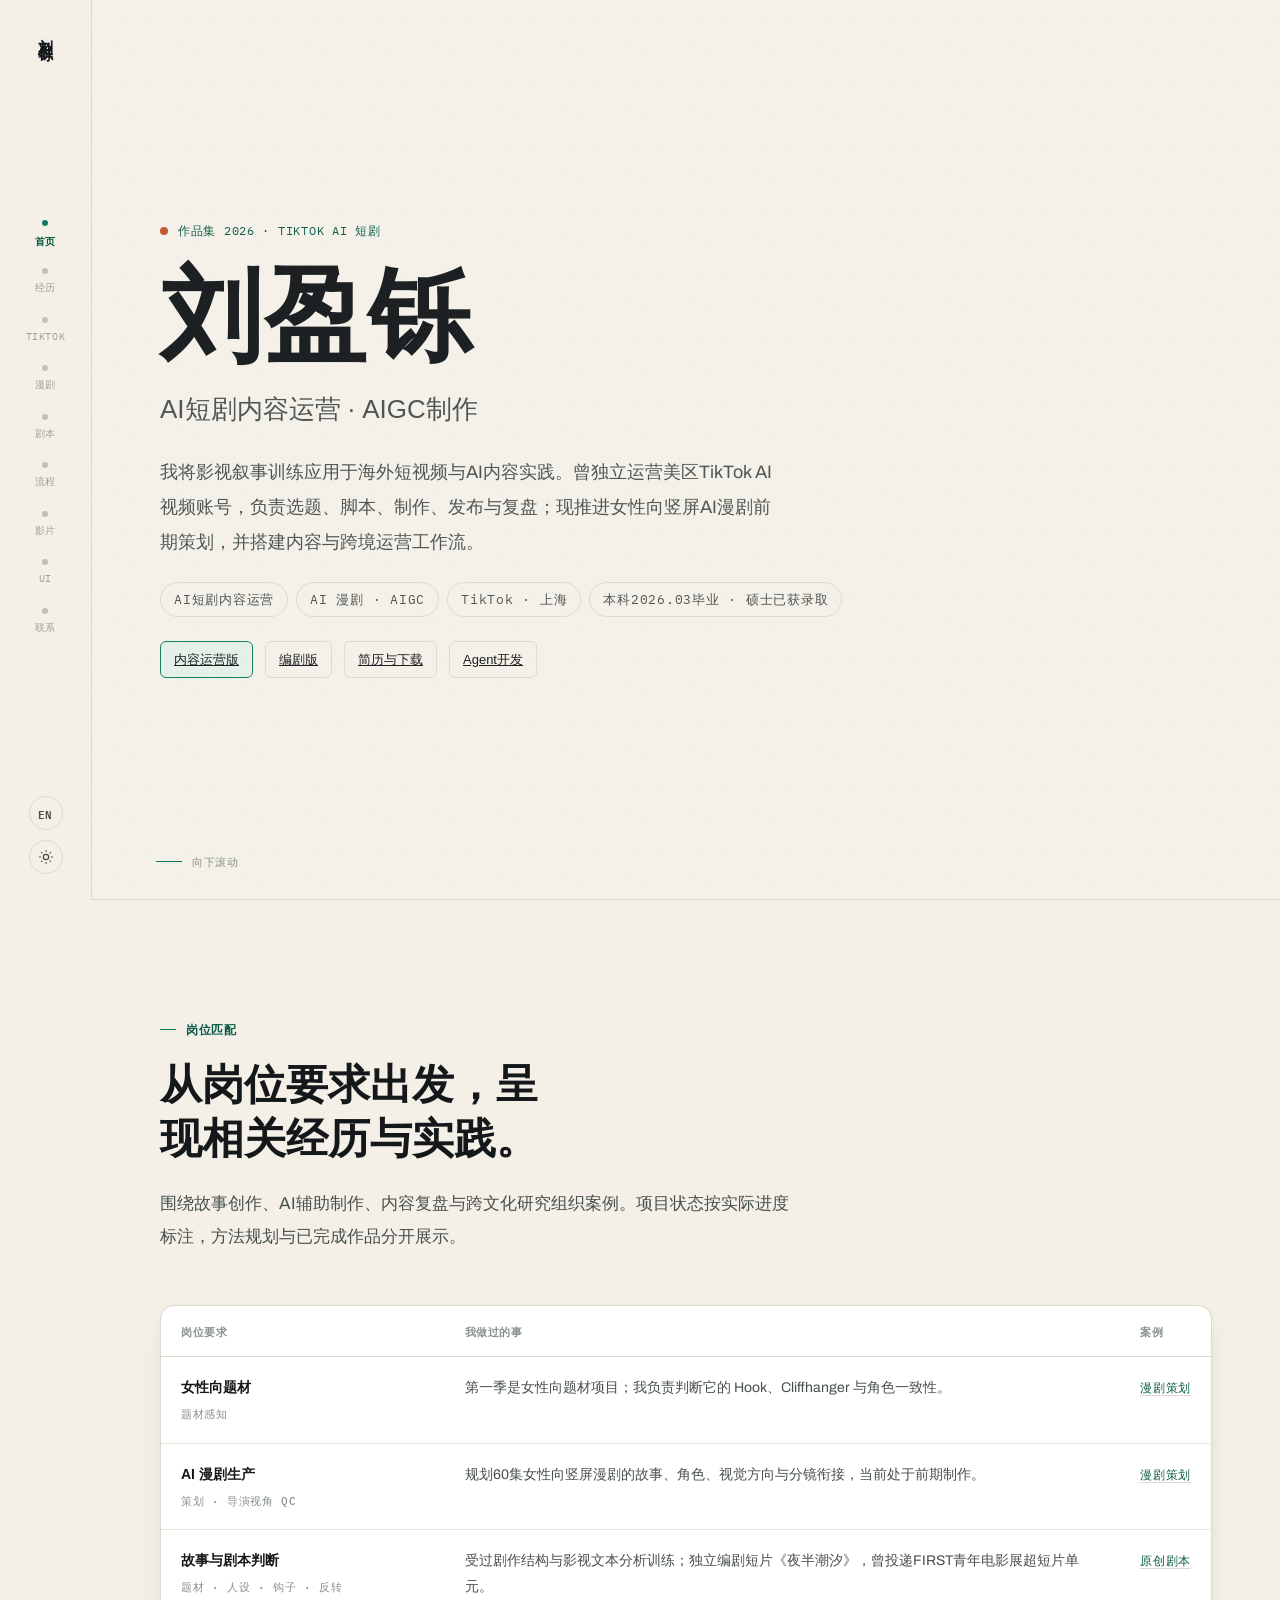
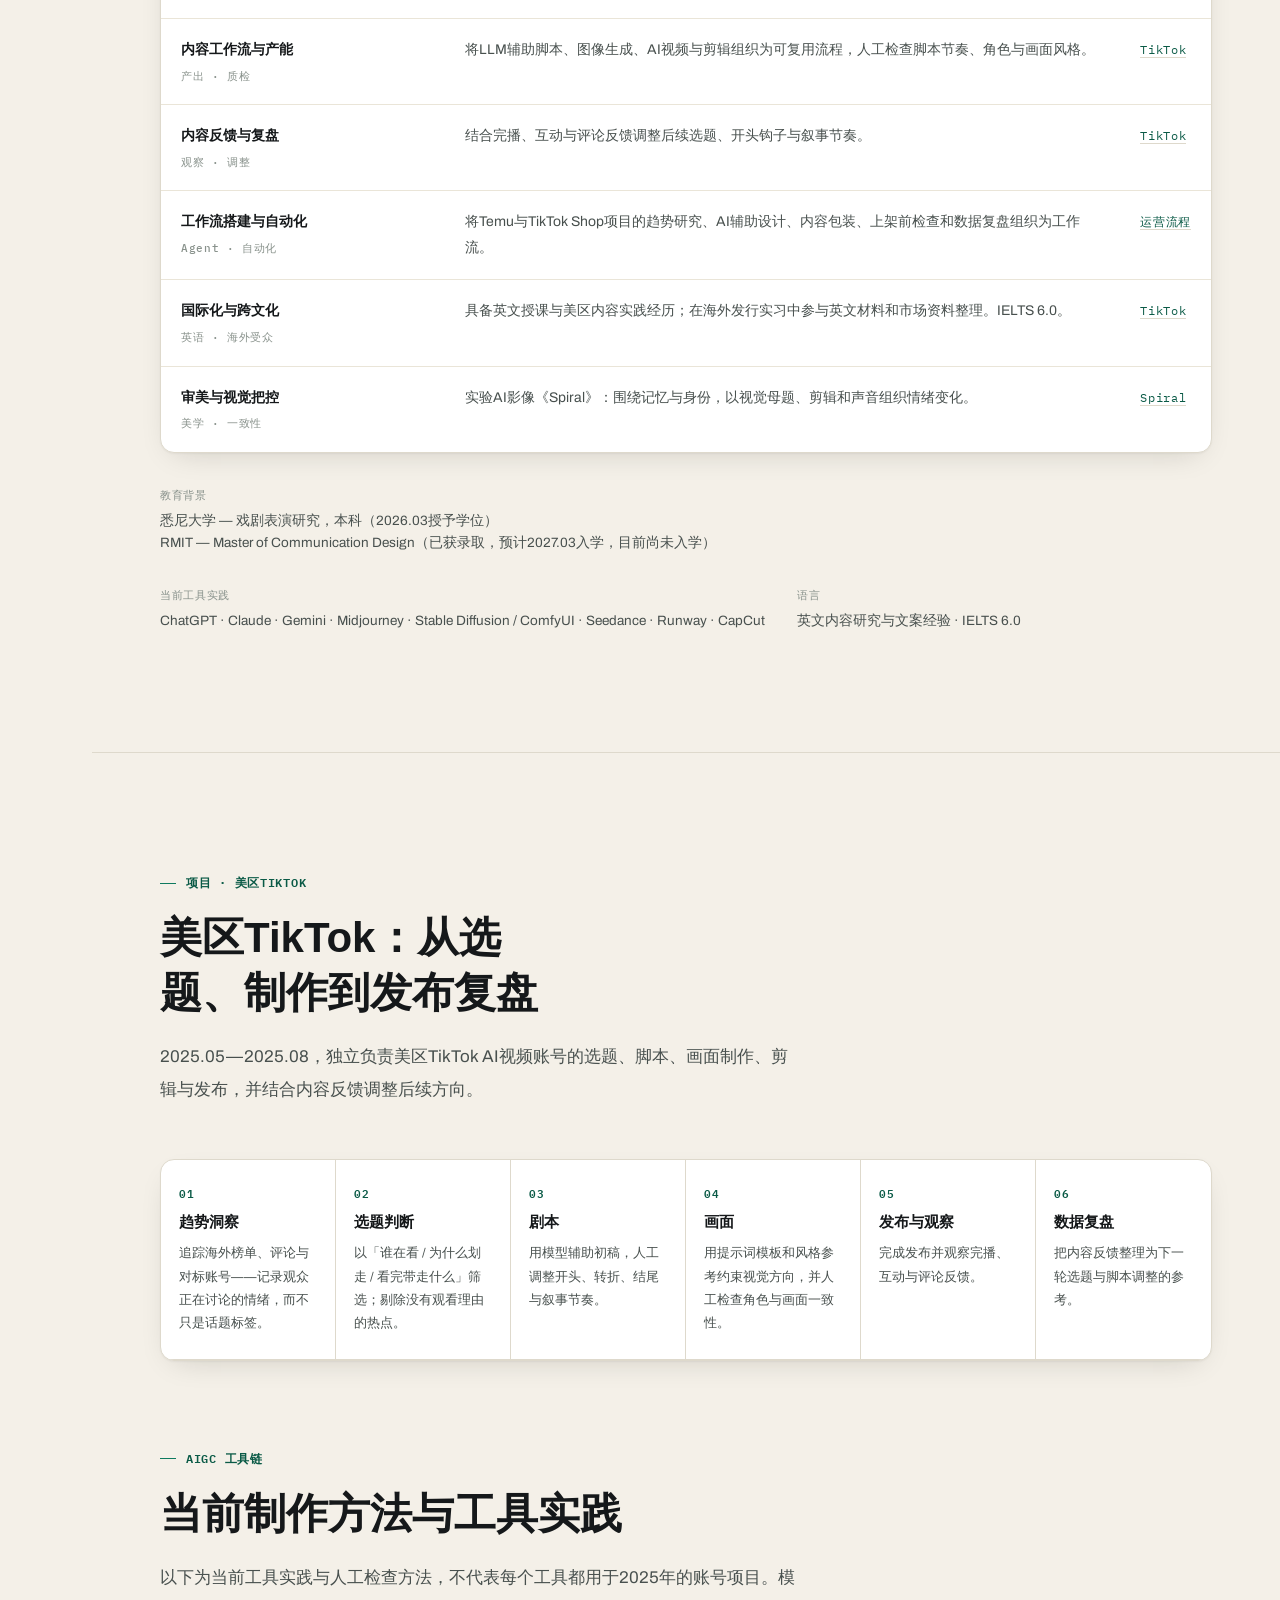
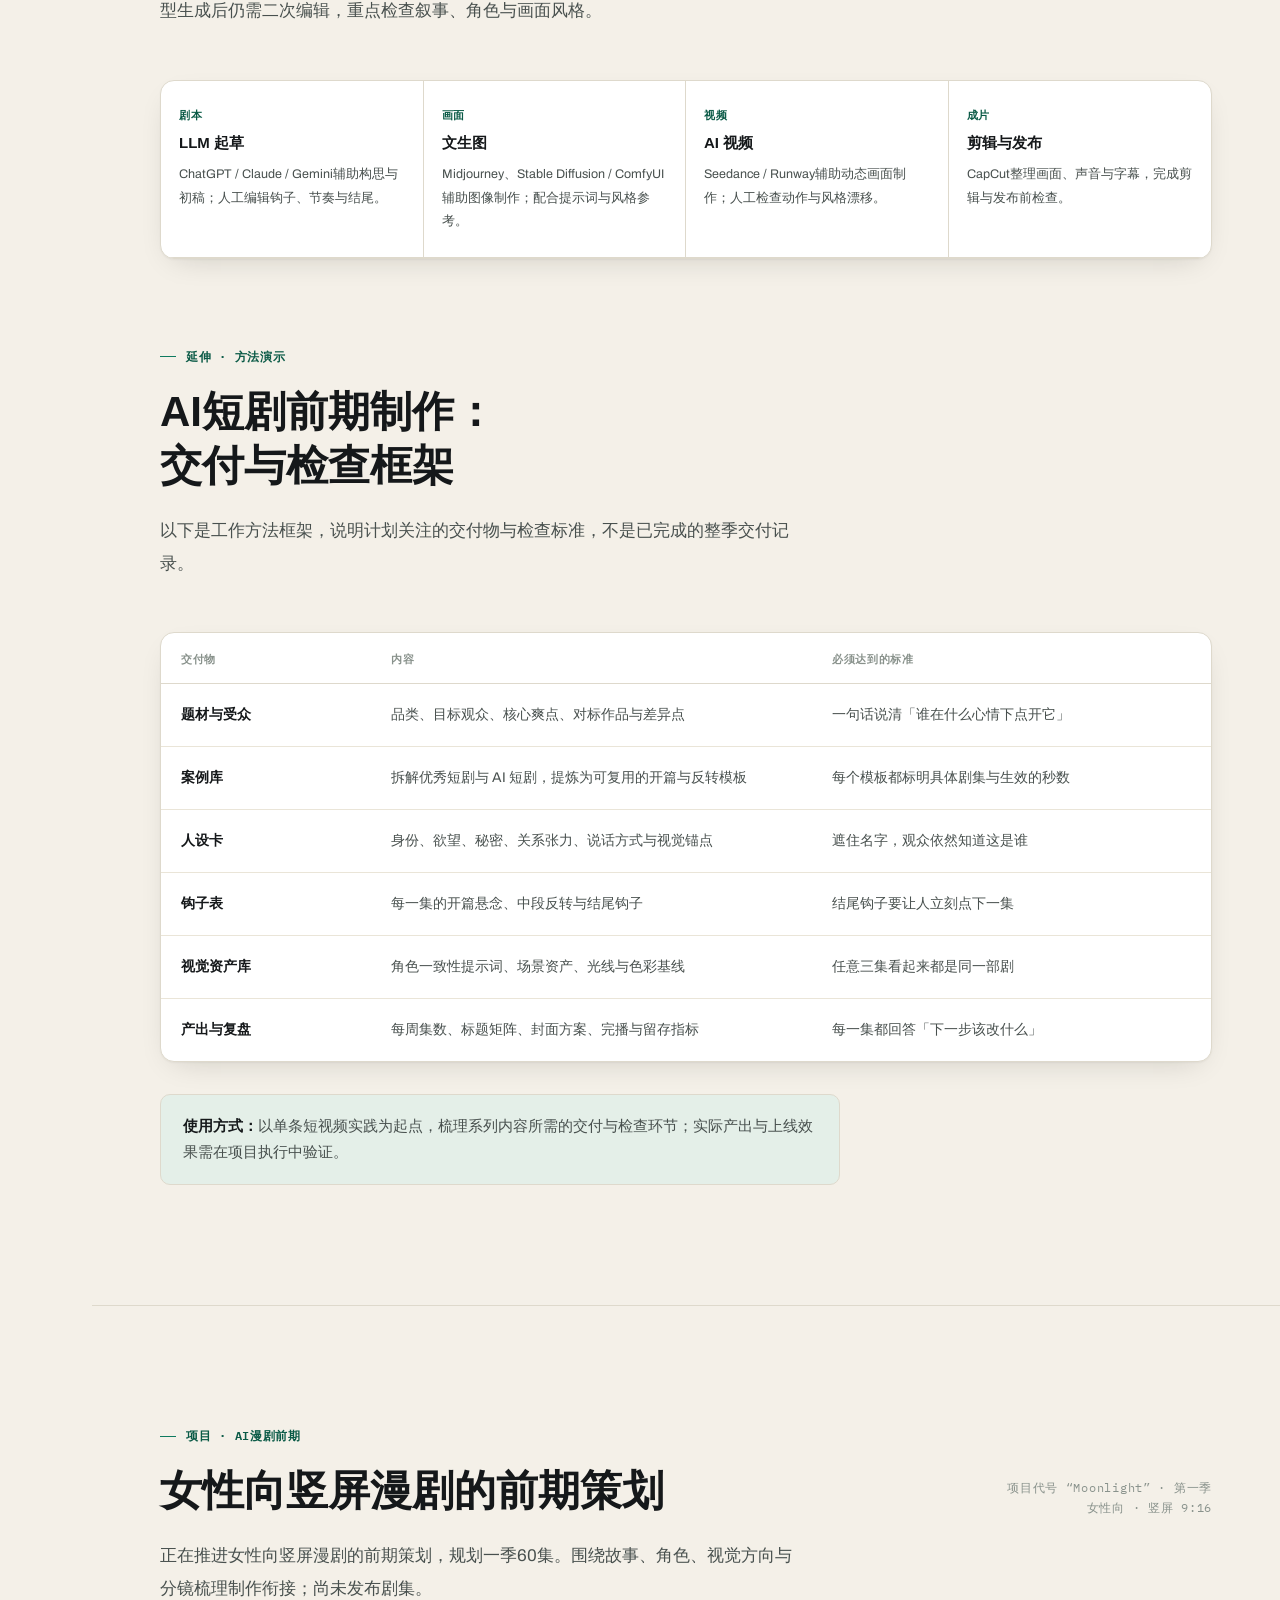
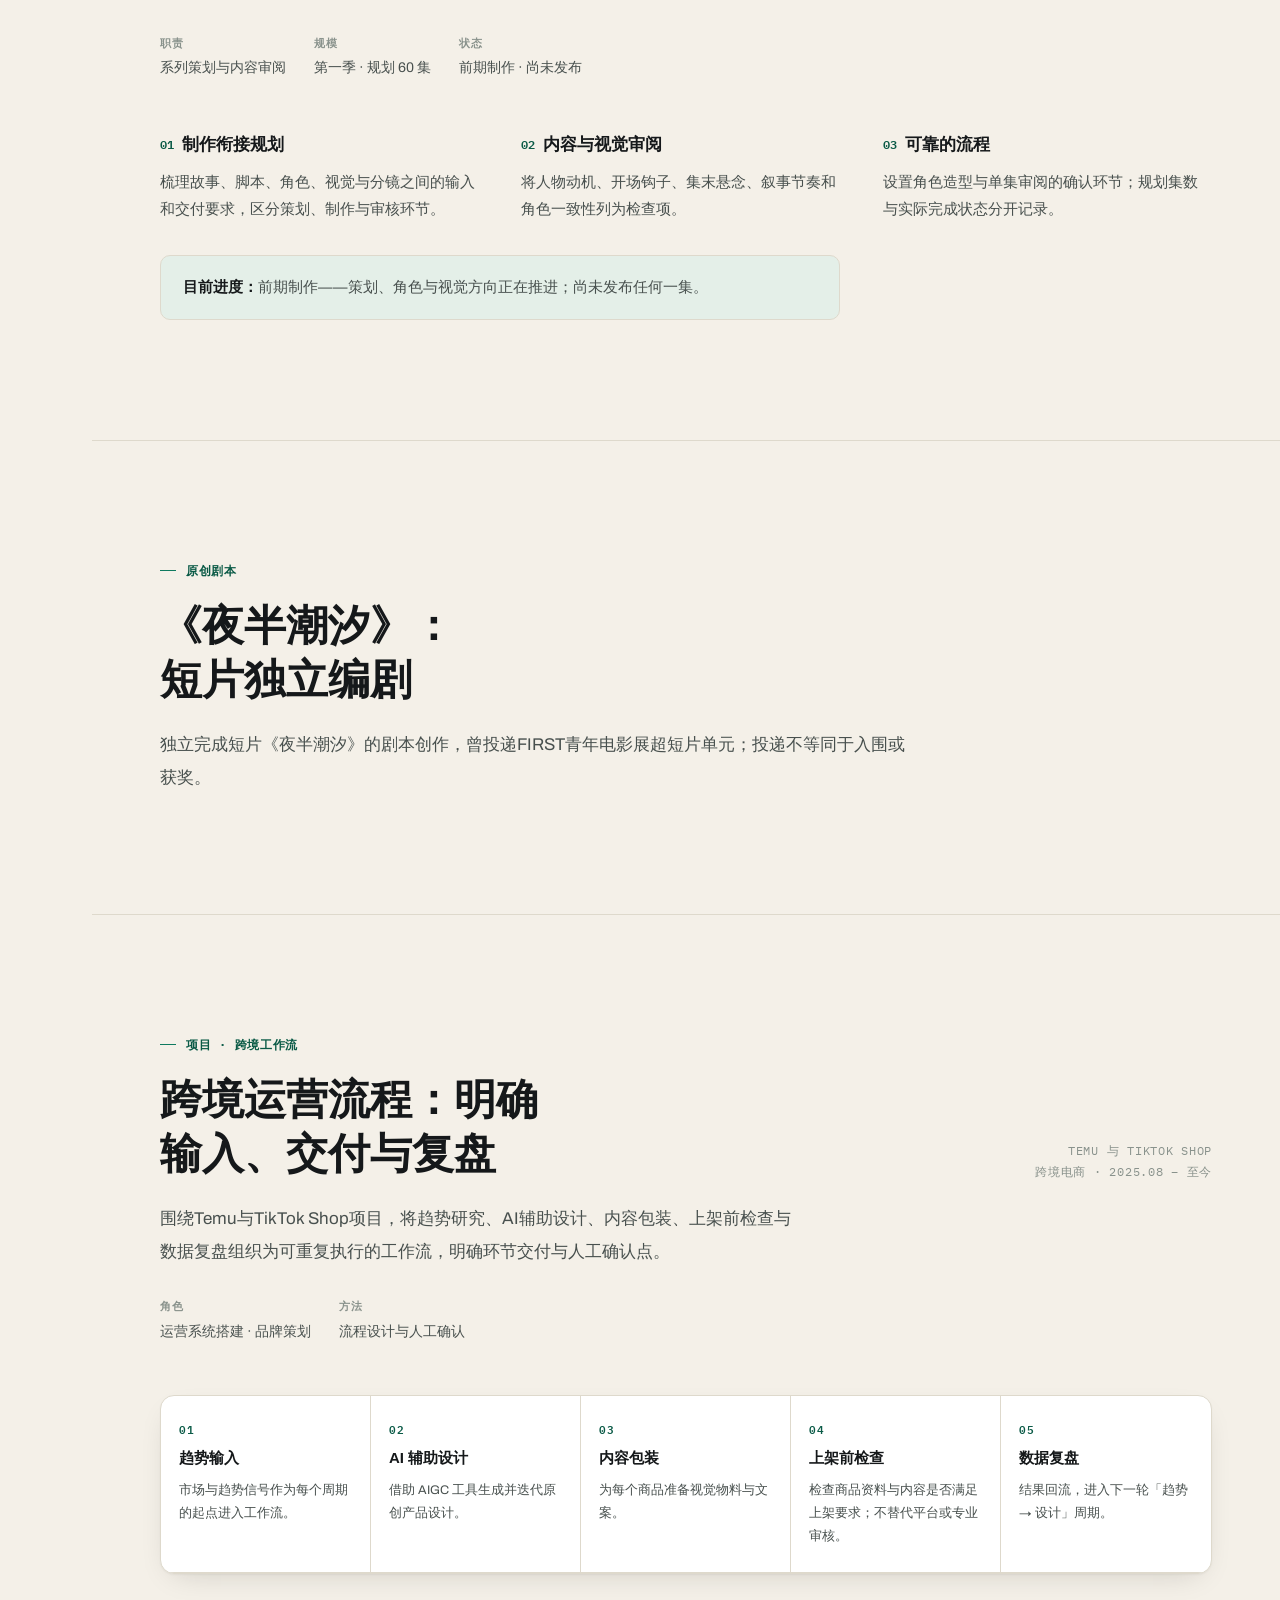
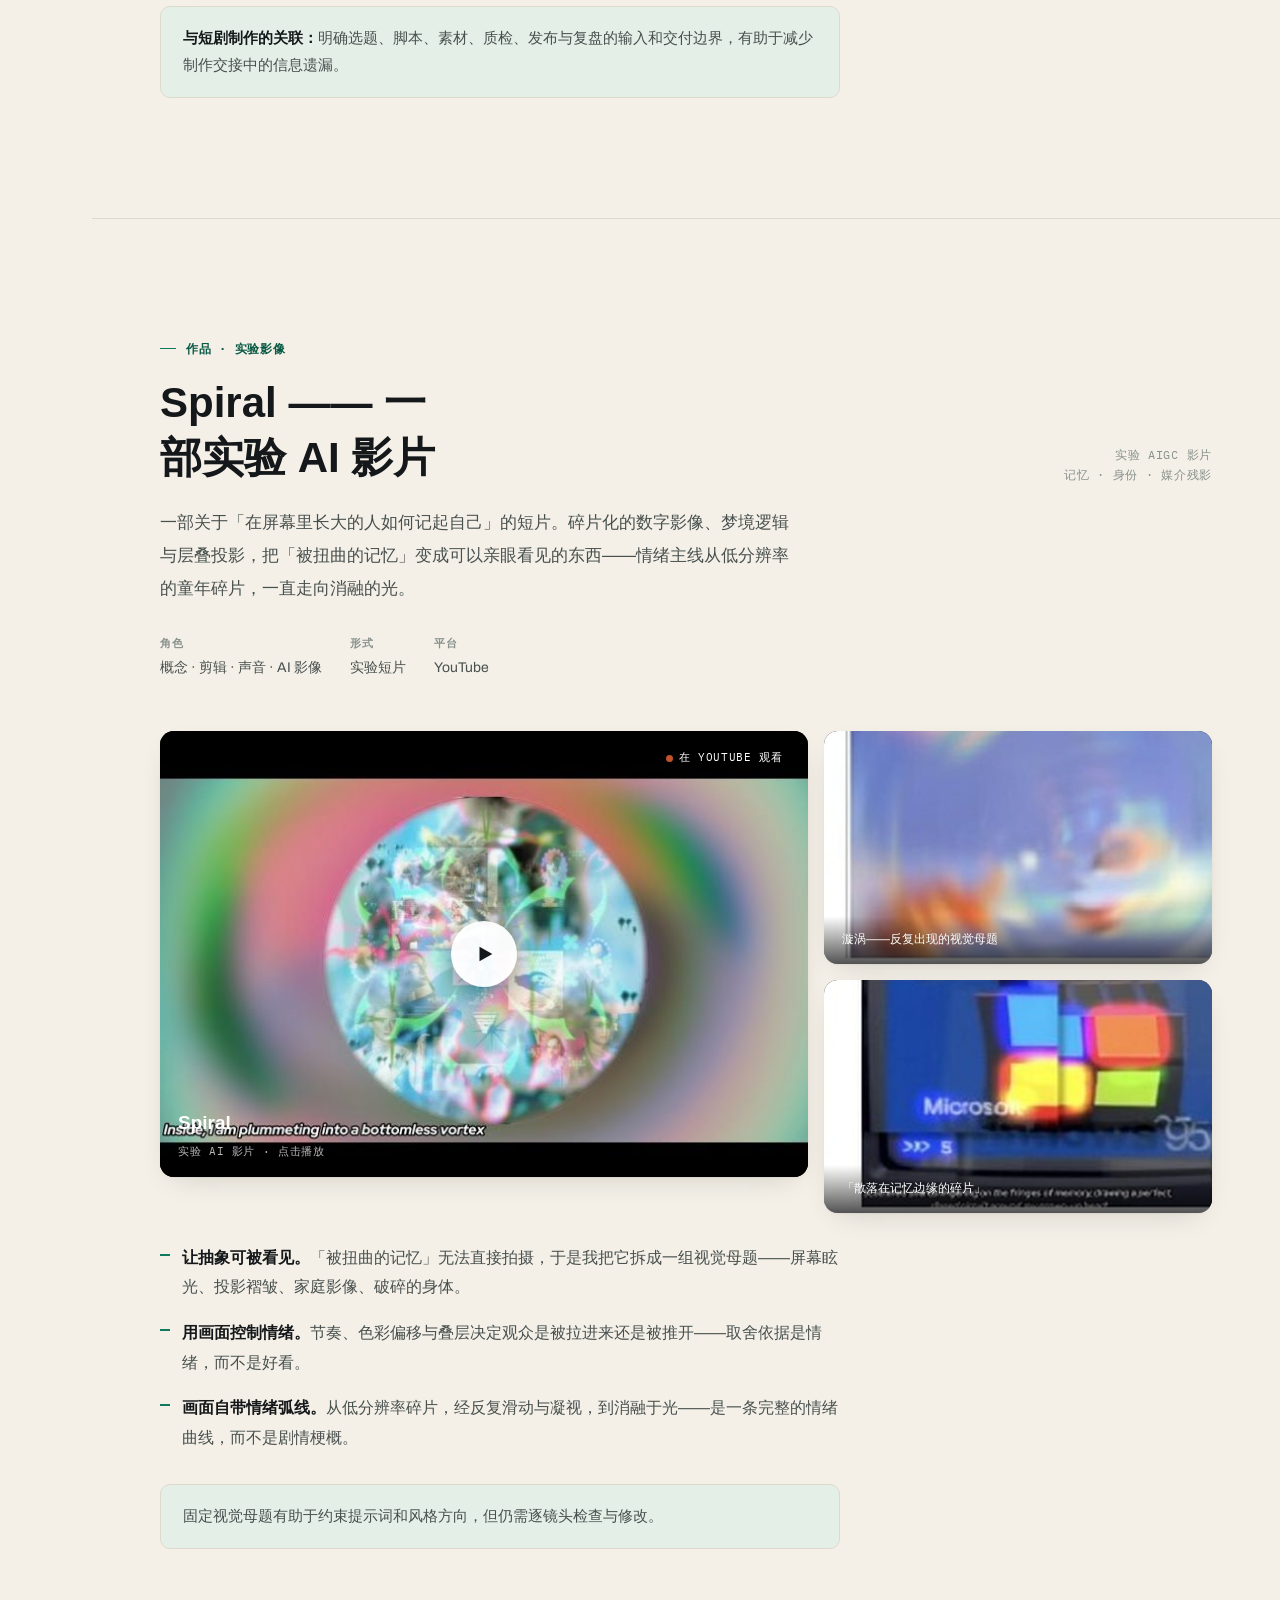
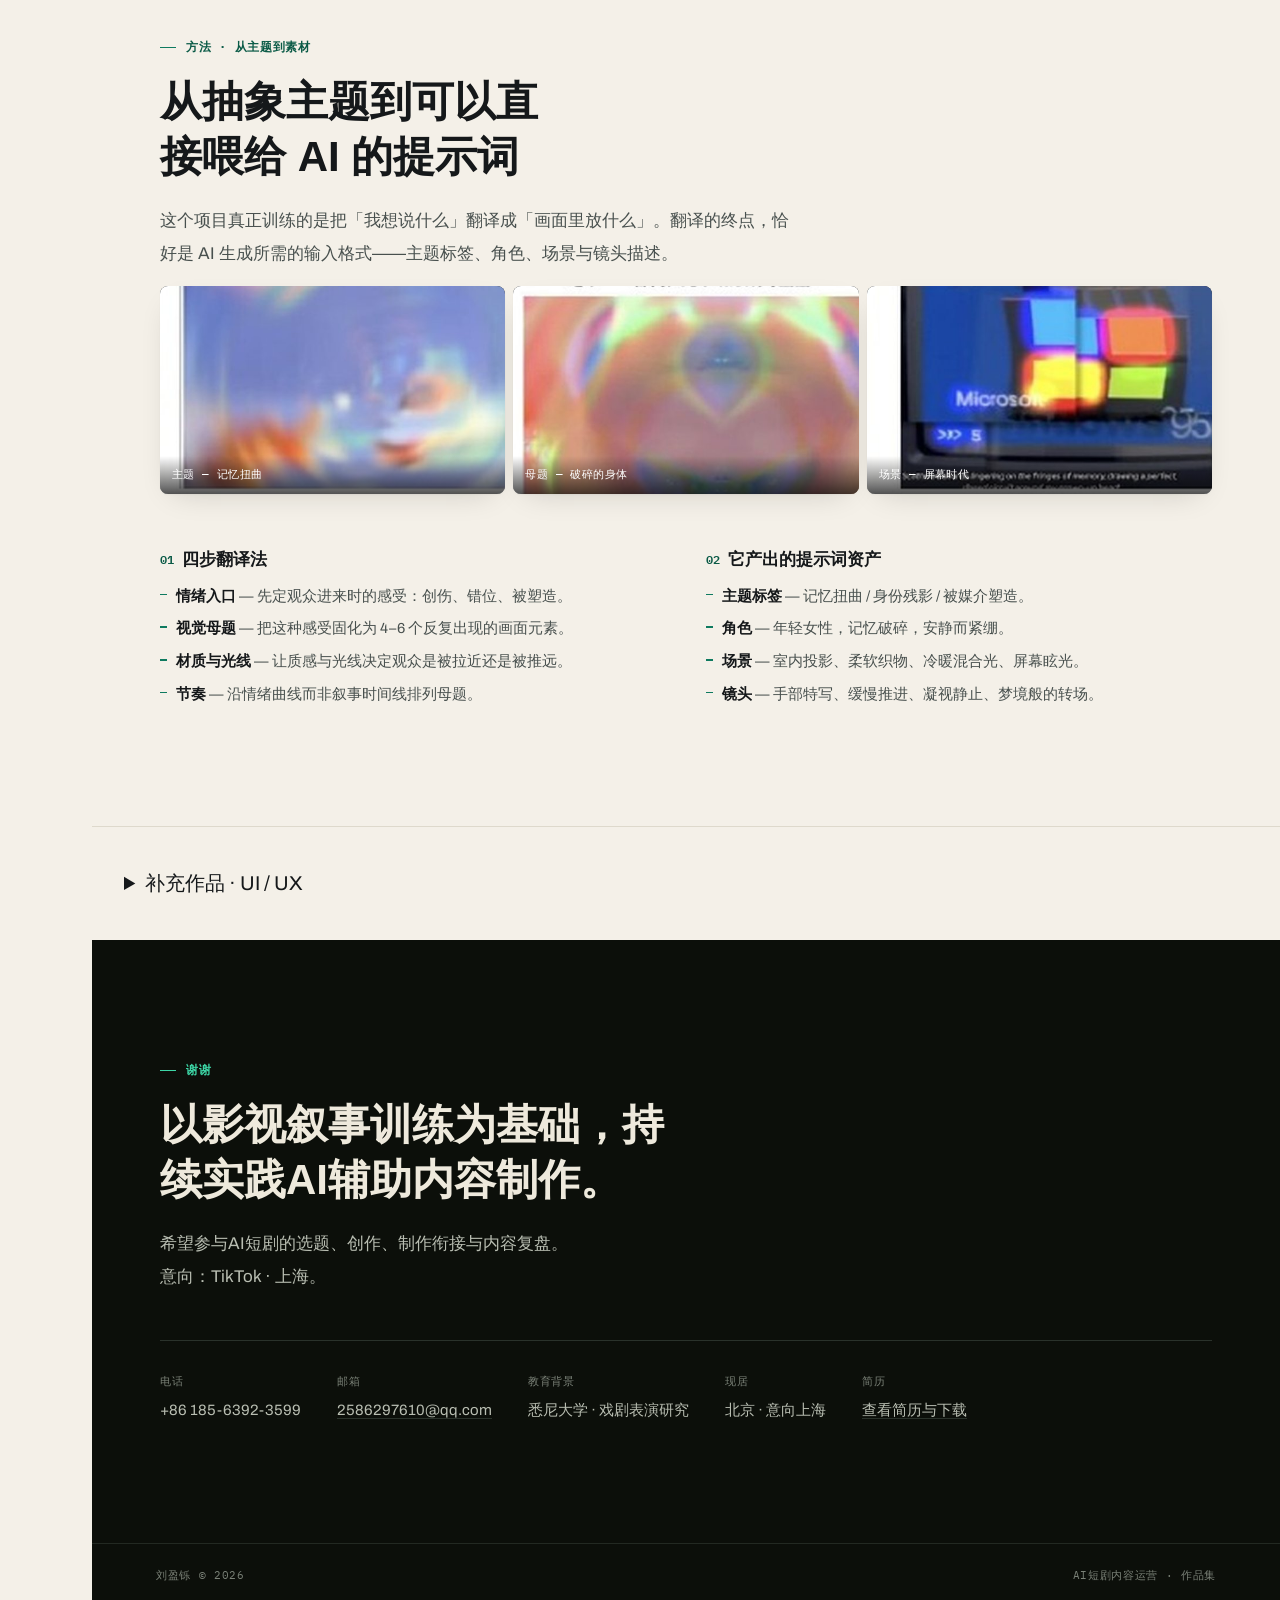
<file: index.html>
<!DOCTYPE html>

<html lang="zh-CN">
<head>
<meta charset="utf-8"/>
<title>刘盈铄 — AI短剧内容运营作品集</title>
<meta content="width=device-width, initial-scale=1" name="viewport"/>
<meta content="Ivana Liu: theatre and film training, US TikTok content practice, AI-assisted production and comic-drama pre-production." name="description"/>
<link href="https://fonts.googleapis.com" rel="preconnect"/>
<link crossorigin="" href="https://fonts.gstatic.com" rel="preconnect"/>
<link href="https://fonts.googleapis.com/css2?family=Fraunces:ital,opsz,wght@0,9..144,400;0,9..144,500;0,9..144,600;1,9..144,400;1,9..144,500&amp;family=Archivo:wght@400;500;600;700&amp;family=IBM+Plex+Mono:wght@400;500;600&amp;display=swap" rel="stylesheet"/>
<style>
  :root{
    --paper:#F4F0E8;
    --surface:#FFFFFF;
    --ink:#15181A;
    --ink-soft:#48504E;
    --ink-mute:#89928C;
    --line:#DED9CC;
    --line-soft:#EAE5D8;
    --accent:#0E7A5F;
    --accent-ink:#0A5A46;
    --accent-soft:#E4EFE8;
    --signal:#C0532B;
    --shadow: 0 1px 2px rgba(20,20,10,.04), 0 10px 30px -14px rgba(20,20,10,.20);
  }
  @media (prefers-color-scheme: dark){
    :root:not([data-theme="light"]){
      --paper:#0F1210; --surface:#171B17; --ink:#EBE7DB; --ink-soft:#AEB5AC;
      --ink-mute:#6E776E; --line:#282E28; --line-soft:#1E231E;
      --accent:#3DD6A6; --accent-ink:#84EAC6; --accent-soft:#152622;
      --signal:#E88248; --shadow: 0 1px 2px rgba(0,0,0,.3), 0 14px 36px -16px rgba(0,0,0,.6);
    }
  }
  :root[data-theme="dark"]{
    --paper:#0F1210; --surface:#171B17; --ink:#EBE7DB; --ink-soft:#AEB5AC;
    --ink-mute:#6E776E; --line:#282E28; --line-soft:#1E231E;
    --accent:#3DD6A6; --accent-ink:#84EAC6; --accent-soft:#152622;
    --signal:#E88248; --shadow: 0 1px 2px rgba(0,0,0,.3), 0 14px 36px -16px rgba(0,0,0,.6);
  }

  *{ margin:0; padding:0; box-sizing:border-box; }
  body{
    background:var(--paper); color:var(--ink);
    font-family:"Archivo","Helvetica Neue",Arial,sans-serif;
    font-size:16px; line-height:1.65; -webkit-font-smoothing:antialiased;
  }
  .wrap{ max-width:1180px; margin:0 auto; padding:0 clamp(20px,5vw,64px); }
  h1,h2,h3,h4{ font-family:"Fraunces","Georgia",serif; font-weight:600; text-wrap:balance; letter-spacing:-.01em; }
  .mono{ font-family:"IBM Plex Mono",ui-monospace,monospace; font-variant-numeric:tabular-nums; }
  a{ color:inherit; }
  ::selection{ background:var(--accent); color:var(--paper); }
  img{ display:block; max-width:100%; }

  /* ---------- rail ---------- */
  .rail{
    position:fixed; left:0; top:0; bottom:0; width:92px; z-index:40;
    display:flex; flex-direction:column; align-items:center; padding:26px 0;
    border-right:1px solid var(--line); background:var(--paper);
  }
  .rail-brand{ font-family:"Fraunces",serif; font-weight:600; font-size:15px; letter-spacing:1px;
               writing-mode:vertical-rl; text-orientation:mixed; margin-bottom:auto; padding-bottom:20px; }
  .rail-list{ list-style:none; display:flex; flex-direction:column; gap:20px; align-items:center; }
  .rail-list a{ display:flex; flex-direction:column; align-items:center; gap:6px; text-decoration:none;
                opacity:.5; transition:opacity .25s ease; }
  .rail-list a:hover, .rail-list a:focus-visible, .rail-list a.active{ opacity:1; }
  .rail-label{ font-size:9px; letter-spacing:1.4px; color:var(--ink-soft); font-family:"IBM Plex Mono",monospace; text-transform:uppercase; }
  .rail-list a.active .rail-label{ color:var(--accent-ink); font-weight:600; }
  .leader{ width:30px; height:30px; border-radius:50%; position:relative; display:grid; place-items:center;
           background:conic-gradient(var(--accent) calc(var(--p,0)*1%), var(--line-soft) 0); }
  .leader::after{ content:""; position:absolute; inset:3px; border-radius:50%; background:var(--paper); }
  .leader b{ position:relative; z-index:1; font-size:10px; color:var(--ink); font-weight:600; font-family:"IBM Plex Mono",monospace; }
  .rail-list a.active .leader b{ color:var(--accent-ink); }
  .dot{ width:6px; height:6px; border-radius:50%; background:var(--ink-mute); }
  .rail-list a.active .dot{ background:var(--accent); }
  .theme-toggle{ margin-top:auto; padding-top:16px; border:none; background:none; cursor:pointer;
                 width:34px; height:34px; border-radius:50%; display:grid; place-items:center;
                 color:var(--ink-soft); border:1px solid var(--line); }
  .theme-toggle:hover{ color:var(--ink); border-color:var(--ink-mute); }
  @media (max-width:860px){
    .rail{ left:0; right:0; top:0; bottom:auto; width:auto; height:52px; flex-direction:row; padding:0 14px;
           border-right:none; border-bottom:1px solid var(--line); }
    .rail-brand{ writing-mode:horizontal-tb; padding:0 14px 0 0; margin-bottom:0; font-size:14px; flex:none; }
    .rail-list{ flex-direction:row; gap:14px; flex:1; justify-content:space-between; }
    .rail-list a{ flex-direction:row; gap:0; }
    .rail-label{ display:none; }
    .leader{ width:22px; height:22px; } .leader b{ font-size:8.5px; }
    .theme-toggle{ margin-top:0; margin-left:10px; flex:none; }
  }
  main{ margin-left:92px; } footer.foot{ margin-left:92px; }
  @media (max-width:860px){ main{ margin-left:0; margin-top:52px; } footer.foot{ margin-left:0; } }

  /* ---------- reveal ---------- */
  .reveal{ opacity:0; transform:translateY(16px); transition:opacity .7s cubic-bezier(.2,.7,.2,1), transform .7s cubic-bezier(.2,.7,.2,1); }
  .reveal.in{ opacity:1; transform:none; }
  @media (prefers-reduced-motion:reduce){ .reveal{ opacity:1; transform:none; transition:none; } }

  /* ---------- hero ---------- */
  .hero{ position:relative; min-height:100svh; display:flex; flex-direction:column; justify-content:center;
         overflow:hidden; border-bottom:1px solid var(--line); }
  .hero .grain{ position:absolute; inset:0; opacity:.05; pointer-events:none; mix-blend-mode:multiply;
                background-image:url('[data-uri]'); background-size:64px 64px; }
  :root:not([data-theme="light"]) .hero .grain, :root[data-theme="dark"] .hero .grain{ mix-blend-mode:screen; opacity:.07; }
  .eyebrow{ display:flex; align-items:center; gap:10px; font-family:"IBM Plex Mono",monospace; font-size:12px;
            letter-spacing:2px; color:var(--accent-ink); margin-bottom:22px; }
  .eyebrow .rec{ width:8px; height:8px; border-radius:50%; background:var(--signal); flex:none; }
  .hero h1{ font-size:clamp(46px,8vw,104px); line-height:.98; letter-spacing:-.03em; }
  .hero .sub{ font-family:"Fraunces",serif; font-style:italic; font-weight:400; font-size:clamp(17px,2.4vw,26px);
              color:var(--ink-soft); margin-top:18px; }
  .hero-lede{ max-width:620px; margin-top:24px; font-size:18px; color:var(--ink-soft); line-height:1.8; }
  .hero-lede b{ color:var(--ink); font-weight:600; }
  .hero-roles{ margin-top:22px; display:flex; flex-wrap:wrap; gap:8px; }
  .chip{ font-size:12.5px; padding:6px 13px; border-radius:99px; border:1px solid var(--line);
         color:var(--ink-soft); font-family:"IBM Plex Mono",monospace; letter-spacing:.2px; }
  .hero-stats{ margin-top:46px; display:grid; grid-template-columns:repeat(4,auto); gap:clamp(22px,4vw,54px); }
  @media (max-width:640px){ .hero-stats{ grid-template-columns:repeat(2,1fr); gap:26px; } }
  .hstat .n{ font-family:"Fraunces",serif; font-weight:600; font-size:clamp(28px,3.2vw,40px); color:var(--accent-ink); line-height:1; letter-spacing:-.02em; }
  .hstat .t{ margin-top:8px; font-size:12px; color:var(--ink-mute); font-family:"IBM Plex Mono",monospace; letter-spacing:.2px; }
  .scroll-cue{ position:absolute; left:clamp(20px,5vw,64px); bottom:28px; display:flex; align-items:center; gap:10px;
               font-family:"IBM Plex Mono",monospace; font-size:11px; letter-spacing:1.5px; color:var(--ink-mute); }
  .scroll-cue .ln{ width:26px; height:1px; background:var(--ink-mute); position:relative; overflow:hidden; }
  .scroll-cue .ln::after{ content:""; position:absolute; inset:0; background:var(--accent); animation:cue 2.2s ease-in-out infinite; }
  @keyframes cue{ 0%{transform:translateX(-100%)} 50%{transform:translateX(0)} 100%{transform:translateX(100%)} }
  @media (prefers-reduced-motion:reduce){ .scroll-cue .ln::after{ animation:none } }
  @media (max-width:700px),(max-height:760px){ .scroll-cue{ display:none } }

  /* ---------- section ---------- */
  section{ padding:clamp(64px,10vw,120px) 0; border-bottom:1px solid var(--line); }
  .kicker{ display:flex; align-items:center; gap:10px; font-family:"IBM Plex Mono",monospace; font-size:12px;
           letter-spacing:2.2px; color:var(--accent-ink); font-weight:600; margin-bottom:18px; text-transform:uppercase; }
  .kicker::before{ content:""; width:16px; height:1px; background:var(--accent); }
  h2.h-lg{ font-size:clamp(30px,4.4vw,52px); line-height:1.08; letter-spacing:-.02em; max-width:16ch; }
  .lede-lg{ margin-top:20px; max-width:640px; font-size:17px; color:var(--ink-soft); line-height:1.8; }

  /* ---------- tracks ---------- */
  .tracks{ display:grid; grid-template-columns:1fr 1fr; gap:26px; margin-top:52px; }
  @media (max-width:760px){ .tracks{ grid-template-columns:1fr } }
  .track{ background:var(--surface); border:1px solid var(--line); border-radius:14px; padding:34px;
          box-shadow:var(--shadow); display:flex; flex-direction:column; }
  .track .pn{ font-family:"IBM Plex Mono",monospace; font-size:12px; letter-spacing:2px; color:var(--accent-ink); font-weight:600; }
  .track h3{ font-size:24px; margin-top:12px; }
  .track > p{ margin-top:14px; color:var(--ink-soft); font-size:15px; line-height:1.75; }
  .track ul{ list-style:none; margin-top:22px; display:flex; flex-direction:column; gap:12px; }
  .track li{ font-size:14.5px; color:var(--ink-soft); line-height:1.65; padding-left:18px; position:relative; }
  .track li::before{ content:""; position:absolute; left:0; top:9px; width:8px; height:1.5px; background:var(--accent); }
  .track li b{ color:var(--ink); font-weight:600; }
  .track .cases{ margin-top:auto; padding-top:22px; border-top:1px solid var(--line); font-size:13px; color:var(--ink-mute); line-height:1.9; }
  .track .cases b{ color:var(--ink); font-family:"IBM Plex Mono",monospace; font-weight:600; }
  .meta-row{ margin-top:34px; display:flex; flex-wrap:wrap; gap:32px; }
  .meta-row div{ font-size:13.5px; color:var(--ink-soft); }
  .meta-row div span{ display:block; font-family:"IBM Plex Mono",monospace; font-size:10.5px; letter-spacing:1.4px; color:var(--ink-mute); margin-bottom:6px; text-transform:uppercase; }

  /* ---------- case header ---------- */
  .case-head{ display:grid; grid-template-columns:1fr auto; gap:24px; align-items:end; }
  @media (max-width:700px){ .case-head{ grid-template-columns:1fr } }
  .case-tag{ font-family:"IBM Plex Mono",monospace; font-size:12px; color:var(--ink-mute); letter-spacing:.4px; text-align:right; line-height:1.7; }
  @media (max-width:700px){ .case-tag{ text-align:left } }
  .role-row{ margin-top:28px; display:flex; flex-wrap:wrap; gap:28px; }
  .role-row div{ font-size:14px; color:var(--ink-soft); }
  .role-row div b{ display:block; font-family:"IBM Plex Mono",monospace; font-size:10.5px; letter-spacing:1.4px; color:var(--ink-mute); margin-bottom:6px; font-weight:600; text-transform:uppercase; }
  .pts{ list-style:none; margin-top:30px; display:flex; flex-direction:column; gap:16px; max-width:680px; }
  .pts li{ position:relative; padding-left:22px; font-size:16px; color:var(--ink-soft); line-height:1.8; }
  .pts li::before{ content:""; position:absolute; left:0; top:11px; width:10px; height:2px; background:var(--accent); }
  .pts li b{ color:var(--ink); font-weight:600; }
  .note{ margin-top:32px; max-width:680px; padding:18px 22px; border-radius:10px; background:var(--accent-soft);
         border:1px solid var(--line); font-size:14.5px; color:var(--ink-soft); line-height:1.75; }
  .note b{ color:var(--ink); font-weight:600; }

  .bigstats{ margin-top:52px; display:grid; grid-template-columns:repeat(3,1fr); border-top:1px solid var(--line); border-bottom:1px solid var(--line); }
  @media (max-width:700px){ .bigstats{ grid-template-columns:1fr } }
  .bigstats > div{ padding:30px clamp(0px,3vw,28px) 30px 0; border-right:1px solid var(--line); }
  .bigstats > div:last-child{ border-right:none; }
  @media (max-width:700px){ .bigstats > div{ border-right:none; border-bottom:1px solid var(--line); padding:22px 0; } .bigstats > div:last-child{ border-bottom:none } }
  .bigstats .n{ font-family:"Fraunces",serif; font-weight:600; font-size:clamp(34px,4.2vw,52px); color:var(--accent-ink); letter-spacing:-.02em; line-height:1; }
  .bigstats .t{ margin-top:10px; font-size:13.5px; color:var(--ink-mute); }

  .pipeline{ margin-top:52px; display:grid; grid-template-columns:repeat(var(--cols,6),1fr); border:1px solid var(--line); border-radius:14px; overflow:hidden; background:var(--surface); box-shadow:var(--shadow); }
  @media (max-width:900px){ .pipeline{ grid-template-columns:repeat(3,1fr) } }
  @media (max-width:560px){ .pipeline{ grid-template-columns:1fr 1fr } }
  .pstep{ padding:24px 18px; border-right:1px solid var(--line); border-bottom:1px solid var(--line); }
  .pipeline .pstep:last-child{ border-right:none; }
  .pipeline .pstep:nth-child(6n){ border-right:none; }
  @media (max-width:900px){ .pipeline .pstep:nth-child(3n){ border-right:none } .pipeline .pstep:nth-child(6n){ border-right:1px solid var(--line) } }
  @media (max-width:560px){ .pipeline .pstep:nth-child(2n){ border-right:none } }
  .pstep .i{ font-family:"IBM Plex Mono",monospace; font-size:11px; color:var(--accent-ink); font-weight:600; letter-spacing:1px; }
  .pstep h4{ font-size:15px; margin-top:8px; }
  .pstep p{ margin-top:8px; font-size:12.5px; color:var(--ink-soft); line-height:1.6; }

  .three{ margin-top:52px; display:grid; grid-template-columns:repeat(3,1fr); gap:32px; }
  @media (max-width:760px){ .three{ grid-template-columns:1fr } }
  .two{ margin-top:52px; display:grid; grid-template-columns:1fr 1fr; gap:40px; }
  @media (max-width:760px){ .two{ grid-template-columns:1fr } }
  .blk h4{ font-size:17px; margin-bottom:10px; display:flex; align-items:center; gap:8px; }
  .blk h4 i{ font-style:normal; font-family:"IBM Plex Mono",monospace; color:var(--accent-ink); font-size:12px; }
  .blk p{ font-size:14.5px; color:var(--ink-soft); line-height:1.8; }
  .blk ul{ list-style:none; margin-top:6px; display:flex; flex-direction:column; gap:8px; }
  .blk li{ font-size:14.5px; color:var(--ink-soft); line-height:1.7; padding-left:16px; position:relative; }
  .blk li::before{ content:""; position:absolute; left:0; top:10px; width:7px; height:1.5px; background:var(--accent); }
  .blk li b{ color:var(--ink); font-weight:600; }

  .tbl-wrap{ margin-top:52px; overflow-x:auto; border:1px solid var(--line); border-radius:14px; background:var(--surface); box-shadow:var(--shadow); }
  table{ width:100%; border-collapse:collapse; min-width:660px; }
  th{ text-align:left; font-family:"IBM Plex Mono",monospace; font-size:11px; letter-spacing:1.2px; color:var(--ink-mute); font-weight:600; padding:16px 20px; border-bottom:1px solid var(--line); text-transform:uppercase; }
  td{ padding:18px 20px; border-bottom:1px solid var(--line-soft); color:var(--ink-soft); font-size:14px; line-height:1.6; vertical-align:top; }
  td.k{ color:var(--ink); font-weight:600; white-space:nowrap; font-family:"Fraunces",serif; }
  tr:last-child td{ border-bottom:none; }

  /* ---------- media ---------- */
  .figure{ border-radius:14px; overflow:hidden; position:relative; background:var(--ink); box-shadow:var(--shadow); }
  .figure img{ width:100%; height:100%; object-fit:cover; }
  .figure figcaption{ position:absolute; left:0; right:0; bottom:0; padding:14px 18px; font-size:12px;
                      color:#fff; background:linear-gradient(to top, rgba(0,0,0,.68), transparent); }
  .hero-media{ margin-top:52px; display:grid; grid-template-columns:1.25fr .75fr; gap:16px; }
  @media (max-width:760px){ .hero-media{ grid-template-columns:1fr } }
  .hero-media .stack{ display:grid; grid-template-rows:1fr 1fr; gap:16px; }
  .strip3{ margin-top:52px; display:grid; grid-template-columns:repeat(3,1fr); gap:16px; }
  @media (max-width:760px){ .strip3{ grid-template-columns:1fr } }
  .strip3 .figure{ aspect-ratio:16/10; }

  /* ---------- video card ---------- */
  .video-card{ display:block; position:relative; border-radius:14px; overflow:hidden; background:#0B0D0A;
               box-shadow:var(--shadow); text-decoration:none; aspect-ratio:16/11; }
  .video-card img{ width:100%; height:100%; object-fit:cover; object-position:center 34%; filter:saturate(1.06); transition:transform .6s ease; }
  .video-card:hover img{ transform:scale(1.035); }
  .video-card::before{ content:""; position:absolute; inset:0; background:linear-gradient(180deg, rgba(0,0,0,.08) 0%, rgba(0,0,0,0) 30%, rgba(0,0,0,.62) 100%); }
  .video-play{ position:absolute; left:50%; top:50%; transform:translate(-50%,-50%); width:66px; height:66px;
               border-radius:50%; background:rgba(255,255,255,.94); display:grid; place-items:center; box-shadow:0 8px 22px rgba(0,0,0,.35); transition:transform .3s ease; }
  .video-card:hover .video-play{ transform:translate(-50%,-50%) scale(1.08); }
  .video-play svg{ width:22px; height:22px; margin-left:3px; fill:#14181A; }
  .video-tally{ position:absolute; right:16px; top:14px; display:flex; align-items:center; gap:6px; font-family:"IBM Plex Mono",monospace;
                font-size:10.5px; letter-spacing:1px; color:#fff; background:rgba(0,0,0,.42); padding:4px 9px 4px 7px; border-radius:99px; }
  .video-tally i{ width:7px; height:7px; border-radius:50%; background:var(--signal); }
  .video-meta{ position:absolute; left:18px; bottom:16px; color:#fff; }
  .video-meta .vt{ font-family:"Fraunces",serif; font-size:19px; font-weight:600; }
  .video-meta small{ display:block; font-family:"IBM Plex Mono",monospace; font-size:10.5px; letter-spacing:1.2px; color:rgba(255,255,255,.72); margin-top:5px; }

  /* ---------- filmstrip ---------- */
  .filmstrip{ margin-top:16px; display:grid; grid-template-columns:repeat(3,1fr); gap:8px; }
  .filmstrip .figure{ aspect-ratio:5/3; border-radius:8px; }
  .filmstrip figcaption{ font-size:10.5px; padding:10px 12px; font-family:"IBM Plex Mono",monospace; letter-spacing:.4px; }

  /* ---------- UI showcase ---------- */
  .ui-panel{ margin-top:52px; display:grid; grid-template-columns:1fr 1fr; border:1px solid var(--line); border-radius:14px; overflow:hidden; box-shadow:var(--shadow); }
  @media (max-width:760px){ .ui-panel{ grid-template-columns:1fr } }
  .ui-panel .figure{ border-radius:0; min-height:360px; }
  .ui-panel .info{ background:var(--surface); padding:36px; display:flex; flex-direction:column; gap:22px; }
  .ui-panel .info > div{ padding-left:16px; border-left:2px solid var(--accent); }
  .ui-panel .info b{ display:block; font-size:15px; margin-bottom:6px; font-family:"Fraunces",serif; }
  .ui-panel .info p{ font-size:13.5px; color:var(--ink-soft); line-height:1.7; }

  /* ---------- closing ---------- */
  .closing{ --ink:#EEE9DC; --ink-soft:#B9BEB2; --ink-mute:#7A8177; --accent:#3DD6A6; --accent-ink:#84EAC6; --line:#2A322B;
            background:#0C0F0A; color:var(--ink); border-bottom:none; }
  .closing .kicker{ color:var(--accent); } .closing .kicker::before{ background:var(--accent); }
  .closing h2{ color:var(--ink); }
  .closing .lede-lg{ color:var(--ink-soft); } .closing .lede-lg b{ color:var(--accent-ink); }
  .closing .ct{ margin-top:46px; padding-top:32px; border-top:1px solid var(--line); display:flex; flex-wrap:wrap; gap:36px; }
  .closing .ct div{ font-size:15px; color:var(--ink-soft); }
  .closing .ct span{ display:block; font-family:"IBM Plex Mono",monospace; font-size:10.5px; letter-spacing:1.8px; color:var(--ink-mute); margin-bottom:8px; text-transform:uppercase; }
  .closing .ct a{ text-decoration:none; border-bottom:1px solid var(--line); }
  .closing .ct a:hover{ border-color:var(--accent); color:var(--accent-ink); }
  footer.foot{ --ink-mute:#7A8177; padding:22px clamp(20px,5vw,64px); display:flex; justify-content:space-between; gap:16px; flex-wrap:wrap;
               font-family:"IBM Plex Mono",monospace; font-size:11px; letter-spacing:.5px; color:var(--ink-mute); background:#0C0F0A; border-top:1px solid #232922; }

  /* ---------- FateWear phone mockups (English, vector) ---------- */
  .phones{ margin-top:52px; display:flex; gap:clamp(14px,2.4vw,30px); justify-content:center; flex-wrap:wrap; }
  .phone{ width:246px; flex:0 0 auto; border-radius:38px; padding:9px; background:#0D0F0E;
          box-shadow:0 2px 4px rgba(0,0,0,.12), 0 24px 50px -22px rgba(20,25,20,.55); position:relative; }
  .phone:nth-child(2){ transform:translateY(-18px); }
  @media (max-width:760px){ .phone:nth-child(2){ transform:none; } }
  .pscreen{ border-radius:30px; overflow:hidden; background:#FBFAF8; height:512px; position:relative;
            font-family:"Archivo","Helvetica Neue",Arial,sans-serif; color:#1A1D1B; }
  .pnotch{ position:absolute; top:10px; left:50%; transform:translateX(-50%); width:78px; height:22px; background:#0D0F0E; border-radius:14px; z-index:5; }
  .pstat{ display:flex; justify-content:space-between; align-items:center; padding:11px 20px 0; font-size:11px; font-weight:600; color:#1A1D1B; }
  .pstat .dots{ display:flex; gap:3px; align-items:center; }
  .pstat .dots i{ width:4px; height:4px; border-radius:50%; background:#1A1D1B; display:block; }
  .pstat .bat{ width:18px; height:9px; border:1.2px solid #1A1D1B; border-radius:2.5px; position:relative; }
  .pstat .bat::after{ content:""; position:absolute; inset:1.5px; width:70%; background:#34B270; border-radius:1px; }
  .pbody{ padding:16px 18px 0; height:calc(100% - 34px); display:flex; flex-direction:column; }
  .pgreet{ font-family:"Fraunces",serif; }
  .pgreet .hi{ font-size:11px; color:#8A928C; font-family:"IBM Plex Mono",monospace; letter-spacing:.5px; text-transform:uppercase; }
  .pgreet .dy{ font-size:21px; font-weight:600; margin-top:3px; letter-spacing:-.01em; }
  .pgreet .dy em{ font-style:normal; color:#EE7A3C; }

  .pcard{ background:#fff; border:1px solid #EEEAE0; border-radius:16px; padding:14px 15px; margin-top:14px;
          box-shadow:0 6px 16px -12px rgba(20,25,20,.3); }
  .pcard .lbl{ font-size:10px; font-family:"IBM Plex Mono",monospace; letter-spacing:1px; color:#8A928C; text-transform:uppercase; }

  .pelem{ display:flex; align-items:center; gap:12px; margin-top:8px; }
  .pelem svg{ width:96px; height:96px; flex:none; }
  .plegend{ display:flex; flex-direction:column; gap:5px; }
  .plegend div{ display:flex; align-items:center; gap:6px; font-size:11.5px; color:#4A524C; }
  .plegend i{ width:8px; height:8px; border-radius:2px; display:block; }

  .pscore{ display:flex; align-items:center; gap:14px; margin-top:12px; }
  .pring{ width:66px; height:66px; border-radius:50%; flex:none; display:grid; place-items:center;
          background:conic-gradient(#34B270 0 73%, #EEE9DE 0); position:relative; }
  .pring::after{ content:""; position:absolute; inset:6px; border-radius:50%; background:#fff; }
  .pring b{ position:relative; z-index:1; font-family:"Fraunces",serif; font-size:23px; font-weight:600; }
  .pscore .txt .k{ font-size:14px; font-weight:600; }
  .pscore .txt .s{ font-size:11.5px; color:#8A928C; margin-top:2px; line-height:1.4; }

  .pcolors{ display:flex; gap:8px; margin-top:auto; margin-bottom:14px; }
  .pcolors .sw{ flex:1; height:44px; border-radius:11px; position:relative; display:flex; align-items:flex-end; padding:6px; }
  .pcolors .sw span{ font-size:8.5px; color:#fff; font-weight:600; font-family:"IBM Plex Mono",monospace; }

  .ptab{ position:absolute; left:0; right:0; bottom:0; height:52px; background:#fff; border-top:1px solid #EEEAE0;
         display:flex; justify-content:space-around; align-items:center; padding-bottom:6px; }
  .ptab div{ font-size:8.5px; font-family:"IBM Plex Mono",monospace; color:#B4BAB2; display:flex; flex-direction:column; align-items:center; gap:4px; }
  .ptab div i{ width:16px; height:16px; border-radius:5px; border:1.6px solid #C9CEC6; display:block; }
  .ptab div.on{ color:#34B270; } .ptab div.on i{ border-color:#34B270; background:#34B27022; }

  /* screen 2 - look */
  .plook{ height:150px; border-radius:14px; margin-top:14px; position:relative; overflow:hidden;
          background:linear-gradient(135deg,#F0872E 0%,#E85C7A 55%,#C64BC0 100%); }
  .plook .badge{ position:absolute; top:10px; left:10px; background:rgba(255,255,255,.92); border-radius:99px;
                 padding:4px 10px; font-size:10px; font-weight:700; font-family:"IBM Plex Mono",monospace; color:#1A1D1B; }
  .plook .cut{ position:absolute; right:-20px; bottom:-30px; width:150px; height:150px; border-radius:50%;
               border:22px solid rgba(255,255,255,.16); }
  .pitem{ display:flex; align-items:center; gap:11px; margin-top:12px; background:#fff; border:1px solid #EEEAE0; border-radius:14px; padding:11px 12px; }
  .pitem .thumb{ width:44px; height:44px; border-radius:10px; flex:none; }
  .pitem .meta .nm{ font-size:13px; font-weight:600; }
  .pitem .meta .el{ font-size:10.5px; color:#8A928C; margin-top:2px; }
  .pitem .add{ margin-left:auto; font-size:11px; font-weight:700; color:#34B270; font-family:"IBM Plex Mono",monospace; }
  .pcta{ margin-top:auto; margin-bottom:14px; height:46px; border-radius:14px; background:#1A1D1B; color:#fff;
         display:grid; place-items:center; font-size:13px; font-weight:600; letter-spacing:.2px; }

  /* screen 3 - calendar */
  .pcalhead{ display:flex; justify-content:space-between; align-items:baseline; margin-top:6px; }
  .pcalhead .mo{ font-family:"Fraunces",serif; font-size:20px; font-weight:600; }
  .pcalhead .yr{ font-size:11px; color:#8A928C; font-family:"IBM Plex Mono",monospace; }
  .pweek{ display:grid; grid-template-columns:repeat(7,1fr); margin-top:14px; }
  .pweek span{ font-size:9px; text-align:center; color:#B4BAB2; font-family:"IBM Plex Mono",monospace; }
  .pgrid{ display:grid; grid-template-columns:repeat(7,1fr); gap:2px; margin-top:6px; }
  .pgrid .d{ aspect-ratio:1; display:flex; flex-direction:column; align-items:center; justify-content:center; gap:3px; font-size:11px; color:#4A524C; border-radius:9px; }
  .pgrid .d i{ width:5px; height:5px; border-radius:50%; display:block; }
  .pgrid .d.sel{ background:#1A1D1B; color:#fff; font-weight:600; }
  .pcalrep{ margin-top:auto; margin-bottom:14px; background:#fff; border:1px solid #EEEAE0; border-radius:14px; padding:12px 13px; }
  .pcalrep .t{ font-size:12.5px; font-weight:600; } .pcalrep .t em{ font-style:normal; color:#34B270; }
  .pcalrep .s{ font-size:10.5px; color:#8A928C; margin-top:4px; line-height:1.5; }
  @media (max-width:520px){ .phone{ width:220px; } .pscreen{ height:460px; } }

  /* ---------- design system panel ---------- */
  .dsys{ padding:34px; display:flex; flex-direction:column; gap:26px; background:#12140F; }
  :root[data-theme="light"] .dsys, :root:not([data-theme]) .dsys{ background:#141712; }
  .dsys .dl{ font-family:"IBM Plex Mono",monospace; font-size:10.5px; letter-spacing:1.4px; color:#8A928C; text-transform:uppercase; margin-bottom:12px; }
  .dsys .pal{ display:flex; gap:0; border-radius:10px; overflow:hidden; }
  .dsys .pal div{ flex:1; height:64px; display:flex; align-items:flex-end; padding:8px; }
  .dsys .pal div span{ font-size:9px; color:#fff; font-family:"IBM Plex Mono",monospace; font-weight:600; }
  .dsys .comps{ display:flex; flex-wrap:wrap; gap:8px; }
  .dsys .comps span{ font-size:11.5px; color:#CFD3CA; border:1px solid #2C312B; border-radius:99px; padding:6px 12px; font-family:"Archivo",sans-serif; }
  .dsys .type .big{ font-family:"Fraunces",serif; font-size:26px; color:#EDE9DE; font-weight:600; letter-spacing:-.01em; }
  .dsys .type .small{ font-family:"Archivo",sans-serif; font-size:12.5px; color:#9AA096; margin-top:4px; }

  .jd td:first-child{ width:27%; }
  .jd td.k small{ display:block; margin-top:4px; font-family:"IBM Plex Mono",monospace; font-weight:500; font-size:10.5px; letter-spacing:.6px; color:var(--ink-mute); }
  .jd td a{ color:var(--accent-ink); text-decoration:none; border-bottom:1px solid var(--line); white-space:nowrap; font-family:"IBM Plex Mono",monospace; font-size:12px; }
  .jd td a:hover{ border-color:var(--accent); }
  .stack-row{ margin-top:18px; display:flex; flex-wrap:wrap; gap:8px; }
  .supporting{ display:inline-block; margin-left:10px; padding:2px 9px; border:1px solid var(--line); border-radius:99px; font-family:"IBM Plex Mono",monospace; font-size:10.5px; letter-spacing:1.2px; color:var(--ink-mute); vertical-align:middle; text-transform:uppercase; }

  .hero .wrap{ width:100%; }
  /* ---------- language toggle & zh typography ---------- */
  .lang-toggle{ margin-top:auto; font-family:"IBM Plex Mono",monospace; font-size:11px; font-weight:600; letter-spacing:.3px; padding-top:0; margin-bottom:10px; }
  .lang-toggle + .theme-toggle{ margin-top:0; padding-top:0; }
  @media (max-width:860px){ .lang-toggle{ margin-bottom:0; margin-left:10px; margin-top:0; } .lang-toggle + .theme-toggle{ margin-left:8px; } }
  :root[lang="zh-CN"] body{ font-family:"PingFang SC","Hiragino Sans GB","Microsoft YaHei","Noto Sans SC","Archivo",sans-serif; }
  :root[lang="zh-CN"] h1,:root[lang="zh-CN"] h2,:root[lang="zh-CN"] h3,:root[lang="zh-CN"] h4,
  :root[lang="zh-CN"] .hero .sub,:root[lang="zh-CN"] .hstat .n,:root[lang="zh-CN"] .bigstats .n,:root[lang="zh-CN"] td.k,
  :root[lang="zh-CN"] .rail-brand,:root[lang="zh-CN"] .video-meta .vt{
    font-family:"PingFang SC","Hiragino Sans GB","Microsoft YaHei","Noto Sans SC",sans-serif; letter-spacing:0; }
  :root[lang="zh-CN"] .hstat .n,:root[lang="zh-CN"] .bigstats .n{ font-family:"Fraunces","PingFang SC",serif; }
  :root[lang="zh-CN"] .hero .sub{ font-style:normal; font-weight:500; }
  :root[lang="zh-CN"] .hero h1{ letter-spacing:.02em; line-height:1.05; }
  :root[lang="zh-CN"] h2.h-lg{ max-width:22ch; font-size:clamp(26px,3.5vw,42px); line-height:1.3; letter-spacing:0; }
  :root[lang="zh-CN"] .hero-lede,:root[lang="zh-CN"] .lede-lg{ line-height:1.95; }
  :root[lang="zh-CN"] .chip,:root[lang="zh-CN"] .eyebrow,:root[lang="zh-CN"] .kicker,:root[lang="zh-CN"] .rail-label,
  :root[lang="zh-CN"] .hstat .t,:root[lang="zh-CN"] .scroll-cue,:root[lang="zh-CN"] .case-tag,:root[lang="zh-CN"] .role-row div b,
  :root[lang="zh-CN"] .meta-row div span,:root[lang="zh-CN"] th,:root[lang="zh-CN"] .pstep .i,:root[lang="zh-CN"] .closing .ct span,
  :root[lang="zh-CN"] footer.foot,:root[lang="zh-CN"] .video-tally,:root[lang="zh-CN"] .video-meta small,:root[lang="zh-CN"] .supporting,
  :root[lang="zh-CN"] .jd td.k small,:root[lang="zh-CN"] .jd td a,:root[lang="zh-CN"] .lang-toggle{
    font-family:"PingFang SC","Hiragino Sans GB","Microsoft YaHei","Noto Sans SC","IBM Plex Mono",sans-serif; letter-spacing:.06em; }
  :root[lang="zh-CN"] .rail-label{ font-size:10px; }
  :root[lang="zh-CN"] .rail-brand{ letter-spacing:.3em; }
  :root[lang="zh-CN"] .blk p,:root[lang="zh-CN"] .pstep p,:root[lang="zh-CN"] td,:root[lang="zh-CN"] .pts li,:root[lang="zh-CN"] .note{ line-height:1.85; }
  @media (min-width:1101px){ .pipeline.c7 .pstep:nth-child(6n){ border-right:1px solid var(--line); } .pipeline.c7 .pstep:nth-child(7n){ border-right:none; } }
  @media (min-width:901px) and (max-width:1100px){ .pipeline.c7{ grid-template-columns:repeat(4,1fr) !important; } .pipeline.c7 .pstep:nth-child(6n){ border-right:1px solid var(--line); } .pipeline.c7 .pstep:nth-child(4n){ border-right:none; } }

/* Publication fixes: focus states, reduced motion, readable fallbacks and role navigation. */
.role-switch{display:flex;gap:12px;flex-wrap:wrap;margin-top:24px}.role-switch a{padding:8px 13px;border:1px solid var(--line);border-radius:6px;color:var(--ink);font:500 13px/1.5 var(--font-sans, sans-serif)}.role-switch a[aria-current="page"]{background:var(--accent-soft);border-color:var(--accent)}.public-note{font-size:13px;color:var(--ink-soft);border-left:2px solid var(--accent);padding:10px 16px;margin:20px 0}.writing-intro{max-width:760px}.support-fold{padding:40px 0}.support-fold>summary{max-width:1200px;margin:auto;padding:0 32px;cursor:pointer;font-size:20px;color:var(--ink)}.support-fold section{border:0}a:focus-visible,button:focus-visible,summary:focus-visible{outline:3px solid var(--accent);outline-offset:5px}.reveal{opacity:1;transform:none}@media(prefers-reduced-motion:reduce){*,*::before,*::after{animation:none!important;transition:none!important;scroll-behavior:auto!important}}@media(max-width:700px){.role-switch{gap:8px}.role-switch a{font-size:12px}.support-fold>summary{padding:0 20px}}

@media(max-width:860px){.rail-list{min-width:0;overflow-x:auto;overflow-y:hidden;gap:0;justify-content:flex-start;scrollbar-width:none}.rail-list::-webkit-scrollbar{display:none}.rail-list li{flex:none}.rail-list a{min-height:44px;padding:0 10px;justify-content:center;opacity:.8}.rail-list .dot{display:none}.rail-label,:root[lang="zh-CN"] .rail-label{display:block;white-space:nowrap;font-size:11px;letter-spacing:0}.rail-list a.active{opacity:1}.rail-list a.active .rail-label{border-bottom:2px solid var(--accent)}.theme-toggle{width:40px;height:40px;margin-left:6px}.rail-brand{padding-right:6px}.hero{scroll-margin-top:52px}section{scroll-margin-top:64px}}
</style>
<link href="https://yingshuoliu2-create.github.io/portfolio-tiktok-2026/" rel="canonical"/><meta content="刘盈铄 — AI短剧内容运营作品集" property="og:title"/><meta content="影视叙事训练、海外内容实践与AI辅助制作。" property="og:description"/><meta content="website" property="og:type"/><meta content="https://yingshuoliu2-create.github.io/portfolio-tiktok-2026/" property="og:url"/><link href="data:image/svg+xml,%3Csvg%20xmlns%3D%22http%3A%2F%2Fwww.w3.org%2F2000%2Fsvg%22%20viewBox%3D%220%200%2064%2064%22%3E%3Crect%20width%3D%2264%22%20height%3D%2264%22%20rx%3D%2212%22%20fill%3D%22%230e7a5f%22%2F%3E%3Ctext%20x%3D%2232%22%20y%3D%2244%22%20text-anchor%3D%22middle%22%20font-family%3D%22serif%22%20font-size%3D%2245%22%20fill%3D%22%23f4f0e8%22%3EI%3C%2Ftext%3E%3C%2Fsvg%3E" rel="icon" type="image/svg+xml"/></head>
<body>
<nav aria-label="Section navigation" class="rail">
<div class="rail-brand" data-i="0">刘盈铄</div>
<ul class="rail-list"><li><a aria-current="location" aria-label="首页" data-nav="" href="#hero" title="首页"><span class="dot"></span><span class="rail-label" data-i="nav-hero">首页</span></a></li><li><a aria-label="经历" data-nav="" href="#overview" title="经历"><span class="dot"></span><span class="rail-label" data-i="nav-overview">经历</span></a></li><li><a aria-label="TikTok" data-nav="" href="#ops" title="TikTok"><span class="dot"></span><span class="rail-label" data-i="nav-ops">TikTok</span></a></li><li><a aria-label="漫剧" data-nav="" href="#comic" title="漫剧"><span class="dot"></span><span class="rail-label" data-i="nav-comic">漫剧</span></a></li><li><a aria-label="剧本" data-nav="" href="#writing" title="剧本"><span class="dot"></span><span class="rail-label" data-i="nav-writing">剧本</span></a></li><li><a aria-label="流程" data-nav="" href="#agent" title="流程"><span class="dot"></span><span class="rail-label" data-i="nav-agent">流程</span></a></li><li><a aria-label="影片" data-nav="" href="#film" title="影片"><span class="dot"></span><span class="rail-label" data-i="nav-film">影片</span></a></li><li><a aria-label="UI" data-nav="" href="#ui-support" title="UI"><span class="dot"></span><span class="rail-label" data-i="nav-ui-support">UI</span></a></li><li><a aria-label="联系" data-nav="" href="#contact" title="联系"><span class="dot"></span><span class="rail-label" data-i="nav-contact">联系</span></a></li></ul>
<button aria-label="Switch language / 切换语言" class="theme-toggle lang-toggle" id="langToggle" title="中文 / English">EN</button>
<button aria-label="Toggle theme" class="theme-toggle" id="themeToggle" title="Toggle light / dark">
<svg fill="none" height="16" stroke="currentColor" stroke-width="2" viewbox="0 0 24 24" width="16"><circle cx="12" cy="12" r="4"></circle><path d="M12 2v2M12 20v2M4.9 4.9l1.4 1.4M17.7 17.7l1.4 1.4M2 12h2M20 12h2M4.9 19.1l1.4-1.4M17.7 6.3l1.4-1.4"></path></svg>
</button>
</nav>
<main>
<header class="hero" id="hero">
<div aria-hidden="true" class="grain"></div>
<div class="wrap">
<div class="eyebrow" data-i="8"><span class="rec"></span>作品集 2026 · TIKTOK AI 短剧</div>
<h1 data-i="9">刘盈铄</h1>
<div class="sub" data-i="10">AI短剧内容运营 · AIGC制作</div>
<p class="hero-lede" data-i="11">我将影视叙事训练应用于海外短视频与AI内容实践。曾独立运营美区TikTok AI视频账号，负责选题、脚本、制作、发布与复盘；现推进女性向竖屏AI漫剧前期策划，并搭建内容与跨境运营工作流。</p>
<div class="hero-roles">
<span class="chip" data-i="12">AI短剧内容运营</span><span class="chip" data-i="340">AI 漫剧 · AIGC</span>
<span class="chip" data-i="13">TikTok · 上海</span>
<span class="chip" data-i="15">本科2026.03毕业 · 硕士已获录取</span>
</div>
<div class="role-switch"><a aria-current="page" data-i="910" href="./index.html">内容运营版</a><a data-i="911" href="./writer/index.html">编剧版</a><a data-i="912" href="./resume/index.html">简历与下载</a><a data-i="913" href="./agent/?lang=zh">Agent开发</a></div></div>
<div class="scroll-cue" data-i="22"><span class="ln"></span>向下滚动</div>
</header>
<section id="overview">
<div class="wrap">
<div class="kicker" data-i="23">岗位匹配</div>
<h2 class="h-lg" data-i="24">从岗位要求出发，呈现相关经历与实践。</h2>
<p class="lede-lg" data-i="25">围绕故事创作、AI辅助制作、内容复盘与跨文化研究组织案例。项目状态按实际进度标注，方法规划与已完成作品分开展示。</p>
<div class="tbl-wrap reveal">
<table class="jd">
<thead><tr><th data-i="26">岗位要求</th><th data-i="27">我做过的事</th><th data-i="28">案例</th></tr></thead>
<tbody>
<tr><td class="k" data-i="363">女性向题材<small>题材感知</small></td><td data-i="364">第一季是女性向题材项目；我负责判断它的 Hook、Cliffhanger 与角色一致性。</td><td><a data-i="362" href="#comic">漫剧策划</a></td></tr><tr><td class="k" data-i="360">AI 漫剧生产<small>策划 · 导演视角 QC</small></td><td data-i="361">规划60集女性向竖屏漫剧的故事、角色、视觉方向与分镜衔接，当前处于前期制作。</td><td><a data-i="362" href="#comic">漫剧策划</a></td></tr><tr><td class="k" data-i="29">故事与剧本判断<small>题材 · 人设 · 钩子 · 反转</small></td><td data-i="30">受过剧作结构与影视文本分析训练；独立编剧短片《夜半潮汐》，曾投递FIRST青年电影展超短片单元。</td><td><a data-i="500" href="#writing">原创剧本</a></td></tr>
<tr><td class="k" data-i="32">内容工作流与产能<small>产出 · 质检</small></td><td data-i="33">将LLM辅助脚本、图像生成、AI视频与剪辑组织为可复用流程，人工检查脚本节奏、角色与画面风格。</td><td><a data-i="501" href="#ops">TikTok</a></td></tr>
<tr><td class="k" data-i="34">内容反馈与复盘<small>观察 · 调整</small></td><td data-i="35">结合完播、互动与评论反馈调整后续选题、开头钩子与叙事节奏。</td><td><a data-i="502" href="#ops">TikTok</a></td></tr>
<tr><td class="k" data-i="36">工作流搭建与自动化<small>Agent · 自动化</small></td><td data-i="37">将Temu与TikTok Shop项目的趋势研究、AI辅助设计、内容包装、上架前检查和数据复盘组织为工作流。</td><td><a data-i="503" href="#agent">运营流程</a></td></tr>
<tr><td class="k" data-i="39">国际化与跨文化<small>英语 · 海外受众</small></td><td data-i="40">具备英文授课与美区内容实践经历；在海外发行实习中参与英文材料和市场资料整理。IELTS 6.0。</td><td><a data-i="504" href="#ops">TikTok</a></td></tr>
<tr><td class="k" data-i="41">审美与视觉把控<small>美学 · 一致性</small></td><td data-i="42">实验AI影像《Spiral》：围绕记忆与身份，以视觉母题、剪辑和声音组织情绪变化。</td><td><a data-i="505" href="#film">Spiral</a></td></tr>
</tbody>
</table>
</div>
<div class="meta-row reveal">
<div data-i="44"><span>教育背景</span>悉尼大学 — 戏剧表演研究，本科（2026.03授予学位）<br/>RMIT — Master of Communication Design（已获录取，预计2027.03入学，目前尚未入学）</div>
<div data-i="45"><span>当前工具实践</span>ChatGPT · Claude · Gemini · Midjourney · Stable Diffusion / ComfyUI · Seedance · Runway · CapCut</div>
<div data-i="46"><span>语言</span>英文内容研究与文案经验 · IELTS 6.0</div>
</div>
</div>
</section><section id="ops">
<div class="wrap">
<div class="kicker" data-i="47">项目 · 美区TikTok</div>
<h2 class="h-lg" data-i="48">美区TikTok：从选题、制作到发布复盘</h2>
<p class="lede-lg" data-i="49">2025.05—2025.08，独立负责美区TikTok AI视频账号的选题、脚本、画面制作、剪辑与发布，并结合内容反馈调整后续方向。</p>
<div class="pipeline reveal">
<div class="pstep"><div class="i">01</div><h4 data-i="53">趋势洞察</h4><p data-i="54">追踪海外榜单、评论与对标账号——记录观众正在讨论的情绪，而不只是话题标签。</p></div>
<div class="pstep"><div class="i">02</div><h4 data-i="55">选题判断</h4><p data-i="56">以「谁在看 / 为什么划走 / 看完带走什么」筛选；剔除没有观看理由的热点。</p></div>
<div class="pstep"><div class="i">03</div><h4 data-i="57">剧本</h4><p data-i="58">用模型辅助初稿，人工调整开头、转折、结尾与叙事节奏。</p></div>
<div class="pstep"><div class="i">04</div><h4 data-i="59">画面</h4><p data-i="60">用提示词模板和风格参考约束视觉方向，并人工检查角色与画面一致性。</p></div>
<div class="pstep"><div class="i">05</div><h4 data-i="61">发布与观察</h4><p data-i="62">完成发布并观察完播、互动与评论反馈。</p></div>
<div class="pstep"><div class="i">06</div><h4 data-i="63">数据复盘</h4><p data-i="64">把内容反馈整理为下一轮选题与脚本调整的参考。</p></div>
</div>
<div class="kicker" data-i="65" style="margin-top:88px">AIGC 工具链</div>
<h2 class="h-lg" data-i="66">当前制作方法与工具实践</h2>
<p class="lede-lg" data-i="67">以下为当前工具实践与人工检查方法，不代表每个工具都用于2025年的账号项目。模型生成后仍需二次编辑，重点检查叙事、角色与画面风格。</p>
<div class="pipeline reveal" style="--cols:4">
<div class="pstep"><div class="i" data-i="68">剧本</div><h4 data-i="69">LLM 起草</h4><p data-i="70">ChatGPT / Claude / Gemini辅助构思与初稿；人工编辑钩子、节奏与结尾。</p></div>
<div class="pstep"><div class="i" data-i="71">画面</div><h4 data-i="72">文生图</h4><p data-i="73">Midjourney、Stable Diffusion / ComfyUI辅助图像制作；配合提示词与风格参考。</p></div>
<div class="pstep"><div class="i" data-i="74">视频</div><h4 data-i="75">AI 视频</h4><p data-i="76">Seedance / Runway辅助动态画面制作；人工检查动作与风格漂移。</p></div>
<div class="pstep"><div class="i" data-i="77">成片</div><h4 data-i="78">剪辑与发布</h4><p data-i="79">CapCut整理画面、声音与字幕，完成剪辑与发布前检查。</p></div>
</div>
<div class="kicker" data-i="80" style="margin-top:88px">延伸 · 方法演示</div>
<h2 class="h-lg" data-i="81">AI短剧前期制作：交付与检查框架</h2>
<p class="lede-lg" data-i="82">以下是工作方法框架，说明计划关注的交付物与检查标准，不是已完成的整季交付记录。</p>
<div class="tbl-wrap reveal">
<table>
<thead><tr><th data-i="83" style="width:20%">交付物</th><th data-i="84" style="width:42%">内容</th><th data-i="85">必须达到的标准</th></tr></thead>
<tbody>
<tr><td class="k" data-i="86">题材与受众</td><td data-i="87">品类、目标观众、核心爽点、对标作品与差异点</td><td data-i="88">一句话说清「谁在什么心情下点开它」</td></tr>
<tr><td class="k" data-i="89">案例库</td><td data-i="90">拆解优秀短剧与 AI 短剧，提炼为可复用的开篇与反转模板</td><td data-i="91">每个模板都标明具体剧集与生效的秒数</td></tr>
<tr><td class="k" data-i="92">人设卡</td><td data-i="93">身份、欲望、秘密、关系张力、说话方式与视觉锚点</td><td data-i="94">遮住名字，观众依然知道这是谁</td></tr>
<tr><td class="k" data-i="95">钩子表</td><td data-i="96">每一集的开篇悬念、中段反转与结尾钩子</td><td data-i="97">结尾钩子要让人立刻点下一集</td></tr>
<tr><td class="k" data-i="98">视觉资产库</td><td data-i="99">角色一致性提示词、场景资产、光线与色彩基线</td><td data-i="100">任意三集看起来都是同一部剧</td></tr>
<tr><td class="k" data-i="101">产出与复盘</td><td data-i="102">每周集数、标题矩阵、封面方案、完播与留存指标</td><td data-i="103">每一集都回答「下一步该改什么」</td></tr>
</tbody>
</table>
</div>
<div class="note reveal" data-i="104"><b>使用方式：</b>以单条短视频实践为起点，梳理系列内容所需的交付与检查环节；实际产出与上线效果需在项目执行中验证。</div>
</div>
</section><section id="comic">
<div class="wrap">
<div class="case-head">
<div>
<div class="kicker" data-i="380">项目 · AI漫剧前期</div>
<h2 class="h-lg" data-i="381">女性向竖屏漫剧的前期策划</h2>
</div>
<div class="case-tag" data-i="382">项目代号 “Moonlight” · 第一季<br/>女性向 · 竖屏 9:16</div>
</div>
<p class="lede-lg" data-i="383">正在推进女性向竖屏漫剧的前期策划，规划一季60集。围绕故事、角色、视觉方向与分镜梳理制作衔接；尚未发布剧集。</p>
<div class="role-row reveal">
<div data-i="384"><b>职责</b>系列策划与内容审阅</div>
<div data-i="385"><b>规模</b>第一季 · 规划 60 集</div>
<div data-i="386"><b>状态</b>前期制作 · 尚未发布</div>
</div>
<div class="three reveal">
<div class="blk"><h4 data-i="391"><i>01</i>制作衔接规划</h4><p data-i="392">梳理故事、脚本、角色、视觉与分镜之间的输入和交付要求，区分策划、制作与审核环节。</p></div>
<div class="blk"><h4 data-i="393"><i>02</i>内容与视觉审阅</h4><p data-i="394">将人物动机、开场钩子、集末悬念、叙事节奏和角色一致性列为检查项。</p></div>
<div class="blk"><h4 data-i="395"><i>03</i>可靠的流程</h4><p data-i="396">设置角色造型与单集审阅的确认环节；规划集数与实际完成状态分开记录。</p></div>
</div>
<div class="note reveal" data-i="397"><b>目前进度：</b>前期制作——策划、角色与视觉方向正在推进；尚未发布任何一集。</div>
</div>
</section><section id="writing"><div class="wrap"><div class="kicker" data-i="902">原创剧本</div><h2 class="h-lg" data-i="903">《夜半潮汐》：短片独立编剧</h2><p class="lede-lg writing-intro" data-i="904">独立完成短片《夜半潮汐》的剧本创作，曾投递FIRST青年电影展超短片单元；投递不等同于入围或获奖。</p></div></section><section id="agent">
<div class="wrap">
<div class="case-head">
<div>
<div class="kicker" data-i="105">项目 · 跨境工作流</div>
<h2 class="h-lg" data-i="106">跨境运营流程：明确输入、交付与复盘</h2>
</div>
<div class="case-tag" data-i="107">TEMU 与 TIKTOK SHOP<br/>跨境电商 · 2025.08 – 至今</div>
</div>
<p class="lede-lg" data-i="108">围绕Temu与TikTok Shop项目，将趋势研究、AI辅助设计、内容包装、上架前检查与数据复盘组织为可重复执行的工作流，明确环节交付与人工确认点。</p>
<div class="role-row reveal">
<div data-i="109"><b>角色</b>运营系统搭建 · 品牌策划</div>
<div data-i="110"><b>方法</b>流程设计与人工确认</div>
</div>
<div class="pipeline reveal" style="--cols:5">
<div class="pstep"><div class="i">01</div><h4 data-i="111">趋势输入</h4><p data-i="112">市场与趋势信号作为每个周期的起点进入工作流。</p></div>
<div class="pstep"><div class="i">02</div><h4 data-i="113">AI 辅助设计</h4><p data-i="114">借助 AIGC 工具生成并迭代原创产品设计。</p></div>
<div class="pstep"><div class="i">03</div><h4 data-i="115">内容包装</h4><p data-i="116">为每个商品准备视觉物料与文案。</p></div>
<div class="pstep"><div class="i">04</div><h4 data-i="117">上架前检查</h4><p data-i="118">检查商品资料与内容是否满足上架要求；不替代平台或专业审核。</p></div>
<div class="pstep"><div class="i">05</div><h4 data-i="63">数据复盘</h4><p data-i="119">结果回流，进入下一轮「趋势 → 设计」周期。</p></div>
</div>
<div class="note reveal" data-i="129"><b>与短剧制作的关联：</b>明确选题、脚本、素材、质检、发布与复盘的输入和交付边界，有助于减少制作交接中的信息遗漏。</div>
</div>
</section><section id="film">
<div class="wrap">
<div class="case-head">
<div>
<div class="kicker" data-i="130">作品 · 实验影像</div>
<h2 class="h-lg" data-i="131">Spiral —— 一部实验 AI 影片</h2>
</div>
<div class="case-tag" data-i="132">实验 AIGC 影片<br/>记忆 · 身份 · 媒介残影</div>
</div>
<p class="lede-lg" data-i="133">一部关于「在屏幕里长大的人如何记起自己」的短片。碎片化的数字影像、梦境逻辑与层叠投影，把「被扭曲的记忆」变成可以亲眼看见的东西——情绪主线从低分辨率的童年碎片，一直走向消融的光。</p>
<div class="role-row reveal">
<div data-i="134"><b>角色</b>概念 · 剪辑 · 声音 · AI 影像</div>
<div data-i="135"><b>形式</b>实验短片</div>
<div data-i="136"><b>平台</b>YouTube</div>
</div>
<div class="hero-media reveal">
<a class="video-card" href="https://youtu.be/nTlSxXv-YRg" rel="noopener" target="_blank">
<img alt="Spiral — film still" decoding="async" loading="lazy" src="./assets/7f2f0ef231681833.jpg"/>
<span class="video-play"><svg viewbox="0 0 24 24"><path d="M6 4l14 8-14 8V4z"></path></svg></span>
<span class="video-tally" data-i="137"><i></i>在 YOUTUBE 观看</span>
<span class="video-meta"><span class="vt" data-i="138">Spiral</span><small data-i="139">实验 AI 影片 · 点击播放</small></span>
</a>
<div class="stack">
<figure class="figure"><img alt="Spiral — vortex frame" decoding="async" loading="lazy" src="./assets/8f3d48f30634ba19.jpg"/><figcaption data-i="140">漩涡——反复出现的视觉母题</figcaption></figure>
<figure class="figure"><img alt="Spiral — screen-era frame" decoding="async" loading="lazy" src="./assets/7002c24a53add476.jpg"/><figcaption data-i="141">「散落在记忆边缘的碎片」</figcaption></figure>
</div>
</div>
<ul class="pts reveal">
<li data-i="142"><b>让抽象可被看见。</b>「被扭曲的记忆」无法直接拍摄，于是我把它拆成一组视觉母题——屏幕眩光、投影褶皱、家庭影像、破碎的身体。</li>
<li data-i="143"><b>用画面控制情绪。</b>节奏、色彩偏移与叠层决定观众是被拉进来还是被推开——取舍依据是情绪，而不是好看。</li>
<li data-i="144"><b>画面自带情绪弧线。</b>从低分辨率碎片，经反复滑动与凝视，到消融于光——是一条完整的情绪曲线，而不是剧情梗概。</li>
</ul>
<div class="note reveal" data-i="145">固定视觉母题有助于约束提示词和风格方向，但仍需逐镜头检查与修改。</div>
<div class="kicker" data-i="146" style="margin-top:88px">方法 · 从主题到素材</div>
<h2 class="h-lg" data-i="147">从抽象主题到可以直接喂给 AI 的提示词</h2>
<p class="lede-lg" data-i="148">这个项目真正训练的是把「我想说什么」翻译成「画面里放什么」。翻译的终点，恰好是 AI 生成所需的输入格式——主题标签、角色、场景与镜头描述。</p>
<div class="filmstrip reveal">
<figure class="figure"><img alt="vortex frame" decoding="async" loading="lazy" src="./assets/8f3d48f30634ba19.jpg"/><figcaption data-i="149">主题 — 记忆扭曲</figcaption></figure>
<figure class="figure"><img alt="symmetric frame" decoding="async" loading="lazy" src="./assets/85a1c1b3f50ae3d0.jpg"/><figcaption data-i="150">母题 — 破碎的身体</figcaption></figure>
<figure class="figure"><img alt="screen frame" decoding="async" loading="lazy" src="./assets/7002c24a53add476.jpg"/><figcaption data-i="151">场景 — 屏幕时代</figcaption></figure>
</div>
<div class="two reveal">
<div class="blk">
<h4 data-i="152"><i>01</i>四步翻译法</h4>
<ul>
<li data-i="153"><b>情绪入口</b> — 先定观众进来时的感受：创伤、错位、被塑造。</li>
<li data-i="154"><b>视觉母题</b> — 把这种感受固化为 4–6 个反复出现的画面元素。</li>
<li data-i="155"><b>材质与光线</b> — 让质感与光线决定观众是被拉近还是被推远。</li>
<li data-i="156"><b>节奏</b> — 沿情绪曲线而非叙事时间线排列母题。</li>
</ul>
</div>
<div class="blk">
<h4 data-i="157"><i>02</i>它产出的提示词资产</h4>
<ul>
<li data-i="158"><b>主题标签</b> — 记忆扭曲 / 身份残影 / 被媒介塑造。</li>
<li data-i="159"><b>角色</b> — 年轻女性，记忆破碎，安静而紧绷。</li>
<li data-i="160"><b>场景</b> — 室内投影、柔软织物、冷暖混合光、屏幕眩光。</li>
<li data-i="161"><b>镜头</b> — 手部特写、缓慢推进、凝视静止、梦境般的转场。</li>
</ul>
</div>
</div>
</div>
</section>
<!-- ============ CASE 01 · CONTENT OPS ============ -->
<!-- ============ CASE 02 · AGENT ============ -->
<!-- ============ CASE 01 · AIGC FILM ============ -->
<!-- ============ CASE 02 · UI ============ -->
<details class="support-fold" id="ui-support"><summary data-i="901">补充作品 · UI / UX</summary><section id="ui">
<div class="wrap">
<div class="case-head">
<div>
<div class="kicker" data-i="162">补充 · UI设计</div>
<h2 class="h-lg" data-i="163">FateWear</h2>
</div>
<div class="case-tag" data-i="164">UI / UX<br/>推荐驱动的移动产品</div>
</div>
<p class="lede-lg" data-i="165">一款把抽象兴趣标签翻译成每日穿搭建议、幸运色与单品推荐的娱乐向 App。真正的问题不在于体系「准不准」，而在于如何把一套复杂的象征体系，变成用户三秒读懂、并愿意照做的推荐。</p>
<div class="role-row reveal">
<div data-i="166"><b>角色</b>用户研究 · 信息架构 · 交互与视觉</div>
<div data-i="167"><b>产出</b>访谈 · 人物画像与旅程 · 用户流程 · 高保真 UI</div>
</div>
<div class="phones reveal">
<!-- Screen 1 · Today -->
<div class="phone"><div class="pscreen">
<div class="pnotch"></div>
<div class="pstat"><span>9:41</span><span class="dots"><i></i><i></i><i></i><span class="bat"></span></span></div>
<div class="pbody">
<div class="pgreet"><div class="hi">Fire day · Jan 1</div><div class="dy">Good morning, <em>Ivana</em></div></div>
<div class="pcard">
<div class="lbl">Element balance</div>
<div class="pelem">
<svg aria-hidden="true" viewbox="0 0 100 100">
<polygon fill="none" points="50,8 90,38 74,86 26,86 10,38" stroke="#EEE9DE" stroke-width="1.5"></polygon>
<polygon fill="#34B27033" points="50,29 74,44 66,72 36,74 26,42" stroke="#34B270" stroke-linejoin="round" stroke-width="2"></polygon>
<circle cx="50" cy="8" fill="#EE7A3C" r="2.4"></circle><circle cx="90" cy="38" fill="#D9A441" r="2.4"></circle>
<circle cx="74" cy="86" fill="#3E7CD6" r="2.4"></circle><circle cx="26" cy="86" fill="#8A928C" r="2.4"></circle>
<circle cx="10" cy="38" fill="#34B270" r="2.4"></circle>
</svg>
<div class="plegend">
<div><i style="background:#EE7A3C"></i>Fire · high</div>
<div><i style="background:#34B270"></i>Wood · rising</div>
<div><i style="background:#3E7CD6"></i>Water · low</div>
<div><i style="background:#D9A441"></i>Earth · steady</div>
<div><i style="background:#8A928C"></i>Metal · steady</div>
</div>
</div>
<div class="pscore">
<div class="pring"><b>73</b></div>
<div class="txt"><div class="k">Today’s match</div><div class="s">Lean warm today — add a Fire accent to balance.</div></div>
</div>
</div>
<div class="pcolors">
<div class="sw" style="background:#EE7A3C"><span>Amber</span></div>
<div class="sw" style="background:#C64BC0"><span>Plum</span></div>
<div class="sw" style="background:#34B270"><span>Jade</span></div>
</div>
</div>
<div class="ptab"><div class="on"><i></i>Today</div><div><i></i>Looks</div><div><i></i>Calendar</div><div><i></i>Me</div></div>
</div></div>
<!-- Screen 2 · Today's Look -->
<div class="phone"><div class="pscreen">
<div class="pnotch"></div>
<div class="pstat"><span>9:41</span><span class="dots"><i></i><i></i><i></i><span class="bat"></span></span></div>
<div class="pbody">
<div class="pgreet"><div class="hi">Recommended</div><div class="dy">Today’s look</div></div>
<div class="plook"><span class="badge">92% MATCH</span><span class="cut"></span></div>
<div class="pitem"><span class="thumb" style="background:linear-gradient(135deg,#EE7A3C,#E85C7A)"></span>
<div class="meta"><div class="nm">Amber knit tee</div><div class="el">Fire · adds a warm accent</div></div><span class="add">ADD</span></div>
<div class="pitem"><span class="thumb" style="background:linear-gradient(135deg,#34B270,#3E7CD6)"></span>
<div class="meta"><div class="nm">Jade scarf</div><div class="el">Wood · grounds the palette</div></div><span class="add">ADD</span></div>
<div class="pcta">Save this look</div>
</div>
</div></div>
<!-- Screen 3 · Calendar -->
<div class="phone"><div class="pscreen">
<div class="pnotch"></div>
<div class="pstat"><span>9:41</span><span class="dots"><i></i><i></i><i></i><span class="bat"></span></span></div>
<div class="pbody">
<div class="pcalhead"><span class="mo">January</span><span class="yr">2026</span></div>
<div class="pweek"><span>M</span><span>T</span><span>W</span><span>T</span><span>F</span><span>S</span><span>S</span></div>
<div class="pgrid">
<div class="d">1<i style="background:#EE7A3C"></i></div><div class="d">2<i style="background:#34B270"></i></div><div class="d">3<i style="background:#3E7CD6"></i></div><div class="d">4<i style="background:#D9A441"></i></div><div class="d">5<i style="background:#EE7A3C"></i></div><div class="d">6<i style="background:#34B270"></i></div><div class="d sel">7<i style="background:#fff"></i></div>
<div class="d">8<i style="background:#3E7CD6"></i></div><div class="d">9<i style="background:#EE7A3C"></i></div><div class="d">10<i style="background:#34B270"></i></div><div class="d">11<i style="background:#D9A441"></i></div><div class="d">12<i style="background:#8A928C"></i></div><div class="d">13<i style="background:#EE7A3C"></i></div><div class="d">14<i style="background:#3E7CD6"></i></div>
<div class="d">15<i style="background:#34B270"></i></div><div class="d">16<i style="background:#EE7A3C"></i></div><div class="d">17<i style="background:#D9A441"></i></div><div class="d">18<i style="background:#34B270"></i></div><div class="d">19<i style="background:#3E7CD6"></i></div><div class="d">20<i style="background:#EE7A3C"></i></div><div class="d">21<i style="background:#8A928C"></i></div>
</div>
<div class="pcalrep"><div class="t">Jan 7 · <em>Wood rising</em></div><div class="s">A steady day for decisions. Cool tones with one warm accent read best.</div></div>
</div>
<div class="ptab"><div><i></i>Today</div><div><i></i>Looks</div><div class="on"><i></i>Calendar</div><div><i></i>Me</div></div>
</div></div>
</div><p class="lede-lg" data-i="520" style="font-size:12.5px;text-align:center;max-width:none;margin-top:10px">示意性概念界面——数值均为示例数据；仅供娱乐。</p>
<ul class="pts reveal">
<li data-i="168"><b>用户研究。</b>通过访谈梳理用户从抽象兴趣标签到具体穿搭选择的理解障碍，并将发现转化为界面与反馈机制的设计问题。</li>
<li data-i="169"><b>设计一件仪器，而不是算命。</b>界面被刻意做成精密工具——能量分布、匹配度评分、每日报告——把一种文化兴趣驱动的穿搭思路，呈现为透明、可解释的推荐（仅供娱乐，不作任何功效承诺）。</li>
<li data-i="170"><b>反馈流程设计。</b>输入、画像、建议、单品选择与反馈组成概念流程；界面数值为示意，不代表实际推荐效果。</li>
</ul>
<div class="kicker" data-i="171" style="margin-top:88px">过程 · 从研究到流程</div>
<h2 class="h-lg" data-i="172">从访谈到推荐流程概念</h2>
<p class="lede-lg" data-i="173">将用户动机、信息结构与反馈环节组织为可理解的产品流程。此案例作为用户研究与界面设计的补充。</p>
<div class="ui-panel reveal">
<figure class="figure"><img alt="FateWear — user flow &amp; information architecture" decoding="async" loading="lazy" src="./assets/57b93a2377fb26c2.jpg"/></figure>
<div class="info">
<div><b data-i="174">洞察</b><p data-i="175">访谈关注用户如何理解建议、做出选择，以及希望获得什么反馈。</p></div>
<div><b data-i="176">机制</b><p data-i="177">将兴趣标签映射为色彩、材质与单品建议，用界面说明推荐逻辑；仅供娱乐。</p></div>
<div><b data-i="178">可延展的形态</b><p data-i="179">同一套机制可以变成互动测试、短视频系列、创作者共创选题，或电商的选品与内容包装。</p></div>
</div>
</div>
<div class="kicker" data-i="180" style="margin-top:88px">UI · 界面与系统</div>
<h2 class="h-lg" data-i="181">高保真界面与设计系统</h2>
<div class="ui-panel reveal">
<div class="dsys">
<div>
<div class="dl">Five-element palette</div>
<div class="pal">
<div style="background:#EE7A3C"><span>FIRE</span></div>
<div style="background:#34B270"><span>WOOD</span></div>
<div style="background:#3E7CD6"><span>WATER</span></div>
<div style="background:#D9A441"><span>EARTH</span></div>
<div style="background:#8A928C"><span>METAL</span></div>
</div>
</div>
<div>
<div class="dl">Component language</div>
<div class="comps"><span>Match-score ring</span><span>Element radar</span><span>Calendar energy dots</span><span>Product card</span><span>Colour swatch</span><span>Primary action</span></div>
</div>
<div class="type">
<div class="dl">Type</div>
<div class="big">Fraunces / Archivo</div>
<div class="small">Serif display for warmth, geometric sans for data — one scale across every screen.</div>
</div>
</div>
<div class="info">
<div><b data-i="182">核心页面</b><p data-i="183">引导页 · 出生信息输入 · 每日能量面板 · 风格偏好 · 单品推荐 · 详情与反馈</p></div>
<div><b data-i="184">组件语言</b><p data-i="185">匹配度环 · 日历能量点 · 五行雷达 · 商品卡片 · 主操作按钮</p></div>
<div><b data-i="186">色彩逻辑</b><p data-i="187">高饱和主色对应五行以区分能量类型；中性底色保证信息易扫读</p></div>
<div><b data-i="188">先扫读原则</b><p data-i="189">用户早晨只有几秒——今日建议、幸运色与匹配度都在首屏可读</p></div>
</div>
</div>
</div>
</section></details>
<section class="closing" id="contact">
<div class="wrap">
<div class="kicker" data-i="190">谢谢</div>
<h2 class="h-lg" data-i="191">以影视叙事训练为基础，持续实践AI辅助内容制作。</h2>
<p class="lede-lg" data-i="192">希望参与AI短剧的选题、创作、制作衔接与内容复盘。<br/>意向：TikTok · 上海。</p>
<div class="ct">
<div data-i="193"><span>电话</span>+86 185-6392-3599</div>
<div><span data-i="194">邮箱</span><a data-i="195" href="mailto:2586297610@qq.com">2586297610@qq.com</a></div>
<div data-i="196"><span>教育背景</span>悉尼大学 · 戏剧表演研究</div>
<div data-i="197"><span>现居</span>北京 · 意向上海</div>
<div><span data-i="198">简历</span><a data-i="199" href="./resume/index.html">查看简历与下载</a></div>
</div>
</div>
</section>
</main>
<footer class="foot">
<span data-i="200">刘盈铄 © 2026</span>
<span data-i="201">AI短剧内容运营 · 作品集</span>
</footer>
<script>
(function(){
  var root = document.documentElement;
  var btn = document.getElementById('themeToggle');
  var stored = null;
  try{ stored = localStorage.getItem('theme'); }catch(e){}
  if(stored === 'light' || stored === 'dark'){ root.setAttribute('data-theme', stored); }
  function isDark(){ var t = root.getAttribute('data-theme'); if(t) return t==='dark'; return window.matchMedia('(prefers-color-scheme: dark)').matches; }
  btn.addEventListener('click', function(){ var next = isDark()?'light':'dark'; root.setAttribute('data-theme', next); try{ localStorage.setItem('theme', next); }catch(e){} });

  var links = Array.prototype.slice.call(document.querySelectorAll('.rail-list a'));
  links.forEach(function(a){a.addEventListener('click',function(){if(a.hash==='#ui-support'){document.getElementById('ui-support').open=true;}});});
  var map = {}; links.forEach(function(a){ map[a.getAttribute('href').slice(1)] = a; });
  var sections = Object.keys(map).map(function(id){ return document.getElementById(id); }).filter(Boolean);
  if('IntersectionObserver' in window){
    var io = new IntersectionObserver(function(es){ es.forEach(function(e){ if(e.isIntersecting){ links.forEach(function(a){a.classList.remove('active');a.removeAttribute('aria-current');}); var l=map[e.target.id]; if(l){l.classList.add('active');l.setAttribute('aria-current','location');} } }); }, { rootMargin:'-40% 0px -55% 0px' });
    sections.forEach(function(s){ io.observe(s); });
    var ro = new IntersectionObserver(function(es){ es.forEach(function(e){ if(e.isIntersecting){ e.target.classList.add('in'); ro.unobserve(e.target); } }); }, { threshold:0.12, rootMargin:'0px 0px -60px 0px' });
    document.querySelectorAll('.reveal').forEach(function(el){ ro.observe(el); });
  } else { document.querySelectorAll('.reveal').forEach(function(el){ el.classList.add('in'); }); }
})();

(function(){
  var ZH = {"0": "刘盈铄", "8": "<span class=\"rec\"></span>作品集 2026 · TIKTOK AI 短剧", "9": "刘盈铄", "10": "AI短剧内容运营 · AIGC制作", "11": "我将影视叙事训练应用于海外短视频与AI内容实践。曾独立运营美区TikTok AI视频账号，负责选题、脚本、制作、发布与复盘；现推进女性向竖屏AI漫剧前期策划，并搭建内容与跨境运营工作流。", "12": "AI短剧内容运营", "13": "TikTok · 上海", "14": "英文研究与文案 · IELTS 6.0", "15": "本科2026.03毕业 · 硕士已获录取", "22": "<span class=\"ln\"></span>向下滚动", "23": "岗位匹配", "24": "从岗位要求出发，呈现相关经历与实践。", "25": "围绕故事创作、AI辅助制作、内容复盘与跨文化研究组织案例。项目状态按实际进度标注，方法规划与已完成作品分开展示。", "26": "岗位要求", "27": "我做过的事", "28": "案例", "29": "故事与剧本判断<small>题材 · 人设 · 钩子 · 反转</small>", "30": "受过剧作结构与影视文本分析训练；独立编剧短片《夜半潮汐》，曾投递FIRST青年电影展超短片单元。", "32": "内容工作流与产能<small>产出 · 质检</small>", "33": "将LLM辅助脚本、图像生成、AI视频与剪辑组织为可复用流程，人工检查脚本节奏、角色与画面风格。", "34": "内容反馈与复盘<small>观察 · 调整</small>", "35": "结合完播、互动与评论反馈调整后续选题、开头钩子与叙事节奏。", "36": "工作流搭建与自动化<small>Agent · 自动化</small>", "37": "将Temu与TikTok Shop项目的趋势研究、AI辅助设计、内容包装、上架前检查和数据复盘组织为工作流。", "39": "国际化与跨文化<small>英语 · 海外受众</small>", "40": "具备英文授课与美区内容实践经历；在海外发行实习中参与英文材料和市场资料整理。IELTS 6.0。", "41": "审美与视觉把控<small>美学 · 一致性</small>", "42": "实验AI影像《Spiral》：围绕记忆与身份，以视觉母题、剪辑和声音组织情绪变化。", "44": "<span>教育背景</span>悉尼大学 — 戏剧表演研究，本科（2026.03授予学位）<br>RMIT — Master of Communication Design（已获录取，预计2027.03入学，目前尚未入学）", "45": "<span>当前工具实践</span>ChatGPT · Claude · Gemini · Midjourney · Stable Diffusion / ComfyUI · Seedance · Runway · CapCut", "46": "<span>语言</span>英文内容研究与文案经验 · IELTS 6.0", "47": "项目 · 美区TikTok", "48": "美区TikTok：从选题、制作到发布复盘", "49": "2025.05—2025.08，独立负责美区TikTok AI视频账号的选题、脚本、画面制作、剪辑与发布，并结合内容反馈调整后续方向。", "53": "趋势洞察", "54": "追踪海外榜单、评论与对标账号——记录观众正在讨论的情绪，而不只是话题标签。", "55": "选题判断", "56": "以「谁在看 / 为什么划走 / 看完带走什么」筛选；剔除没有观看理由的热点。", "57": "剧本", "58": "用模型辅助初稿，人工调整开头、转折、结尾与叙事节奏。", "59": "画面", "60": "用提示词模板和风格参考约束视觉方向，并人工检查角色与画面一致性。", "61": "发布与观察", "62": "完成发布并观察完播、互动与评论反馈。", "63": "数据复盘", "64": "把内容反馈整理为下一轮选题与脚本调整的参考。", "65": "AIGC 工具链", "66": "当前制作方法与工具实践", "67": "以下为当前工具实践与人工检查方法，不代表每个工具都用于2025年的账号项目。模型生成后仍需二次编辑，重点检查叙事、角色与画面风格。", "68": "剧本", "69": "LLM 起草", "70": "ChatGPT / Claude / Gemini辅助构思与初稿；人工编辑钩子、节奏与结尾。", "71": "画面", "72": "文生图", "73": "Midjourney、Stable Diffusion / ComfyUI辅助图像制作；配合提示词与风格参考。", "74": "视频", "75": "AI 视频", "76": "Seedance / Runway辅助动态画面制作；人工检查动作与风格漂移。", "77": "成片", "78": "剪辑与发布", "79": "CapCut整理画面、声音与字幕，完成剪辑与发布前检查。", "80": "延伸 · 方法演示", "81": "AI短剧前期制作：交付与检查框架", "82": "以下是工作方法框架，说明计划关注的交付物与检查标准，不是已完成的整季交付记录。", "83": "交付物", "84": "内容", "85": "必须达到的标准", "86": "题材与受众", "87": "品类、目标观众、核心爽点、对标作品与差异点", "88": "一句话说清「谁在什么心情下点开它」", "89": "案例库", "90": "拆解优秀短剧与 AI 短剧，提炼为可复用的开篇与反转模板", "91": "每个模板都标明具体剧集与生效的秒数", "92": "人设卡", "93": "身份、欲望、秘密、关系张力、说话方式与视觉锚点", "94": "遮住名字，观众依然知道这是谁", "95": "钩子表", "96": "每一集的开篇悬念、中段反转与结尾钩子", "97": "结尾钩子要让人立刻点下一集", "98": "视觉资产库", "99": "角色一致性提示词、场景资产、光线与色彩基线", "100": "任意三集看起来都是同一部剧", "101": "产出与复盘", "102": "每周集数、标题矩阵、封面方案、完播与留存指标", "103": "每一集都回答「下一步该改什么」", "104": "<b>使用方式：</b>以单条短视频实践为起点，梳理系列内容所需的交付与检查环节；实际产出与上线效果需在项目执行中验证。", "105": "项目 · 跨境工作流", "106": "跨境运营流程：明确输入、交付与复盘", "107": "TEMU 与 TIKTOK SHOP<br/>跨境电商 · 2025.08 – 至今", "108": "围绕Temu与TikTok Shop项目，将趋势研究、AI辅助设计、内容包装、上架前检查与数据复盘组织为可重复执行的工作流，明确环节交付与人工确认点。", "109": "<b>角色</b>运营系统搭建 · 品牌策划", "110": "<b>方法</b>流程设计与人工确认", "111": "趋势输入", "112": "市场与趋势信号作为每个周期的起点进入工作流。", "113": "AI 辅助设计", "114": "借助 AIGC 工具生成并迭代原创产品设计。", "115": "内容包装", "116": "为每个商品准备视觉物料与文案。", "117": "上架前检查", "118": "检查商品资料与内容是否满足上架要求；不替代平台或专业审核。", "119": "结果回流，进入下一轮「趋势 → 设计」周期。", "129": "<b>与短剧制作的关联：</b>明确选题、脚本、素材、质检、发布与复盘的输入和交付边界，有助于减少制作交接中的信息遗漏。", "130": "作品 · 实验影像", "131": "Spiral —— 一部实验 AI 影片", "132": "实验 AIGC 影片<br/>记忆 · 身份 · 媒介残影", "133": "一部关于「在屏幕里长大的人如何记起自己」的短片。碎片化的数字影像、梦境逻辑与层叠投影，把「被扭曲的记忆」变成可以亲眼看见的东西——情绪主线从低分辨率的童年碎片，一直走向消融的光。", "134": "<b>角色</b>概念 · 剪辑 · 声音 · AI 影像", "135": "<b>形式</b>实验短片", "136": "<b>平台</b>YouTube", "137": "<i></i>在 YOUTUBE 观看", "138": "Spiral", "139": "实验 AI 影片 · 点击播放", "140": "漩涡——反复出现的视觉母题", "141": "「散落在记忆边缘的碎片」", "142": "<b>让抽象可被看见。</b>「被扭曲的记忆」无法直接拍摄，于是我把它拆成一组视觉母题——屏幕眩光、投影褶皱、家庭影像、破碎的身体。", "143": "<b>用画面控制情绪。</b>节奏、色彩偏移与叠层决定观众是被拉进来还是被推开——取舍依据是情绪，而不是好看。", "144": "<b>画面自带情绪弧线。</b>从低分辨率碎片，经反复滑动与凝视，到消融于光——是一条完整的情绪曲线，而不是剧情梗概。", "145": "固定视觉母题有助于约束提示词和风格方向，但仍需逐镜头检查与修改。", "146": "方法 · 从主题到素材", "147": "从抽象主题到可以直接喂给 AI 的提示词", "148": "这个项目真正训练的是把「我想说什么」翻译成「画面里放什么」。翻译的终点，恰好是 AI 生成所需的输入格式——主题标签、角色、场景与镜头描述。", "149": "主题 — 记忆扭曲", "150": "母题 — 破碎的身体", "151": "场景 — 屏幕时代", "152": "<i>01</i>四步翻译法", "153": "<b>情绪入口</b> — 先定观众进来时的感受：创伤、错位、被塑造。", "154": "<b>视觉母题</b> — 把这种感受固化为 4–6 个反复出现的画面元素。", "155": "<b>材质与光线</b> — 让质感与光线决定观众是被拉近还是被推远。", "156": "<b>节奏</b> — 沿情绪曲线而非叙事时间线排列母题。", "157": "<i>02</i>它产出的提示词资产", "158": "<b>主题标签</b> — 记忆扭曲 / 身份残影 / 被媒介塑造。", "159": "<b>角色</b> — 年轻女性，记忆破碎，安静而紧绷。", "160": "<b>场景</b> — 室内投影、柔软织物、冷暖混合光、屏幕眩光。", "161": "<b>镜头</b> — 手部特写、缓慢推进、凝视静止、梦境般的转场。", "162": "补充 · UI设计", "163": "FateWear", "164": "UI / UX<br/>推荐驱动的移动产品", "165": "一款把抽象兴趣标签翻译成每日穿搭建议、幸运色与单品推荐的娱乐向 App。真正的问题不在于体系「准不准」，而在于如何把一套复杂的象征体系，变成用户三秒读懂、并愿意照做的推荐。", "166": "<b>角色</b>用户研究 · 信息架构 · 交互与视觉", "167": "<b>产出</b>访谈 · 人物画像与旅程 · 用户流程 · 高保真 UI", "168": "<b>用户研究。</b>通过访谈梳理用户从抽象兴趣标签到具体穿搭选择的理解障碍，并将发现转化为界面与反馈机制的设计问题。", "169": "<b>设计一件仪器，而不是算命。</b>界面被刻意做成精密工具——能量分布、匹配度评分、每日报告——把一种文化兴趣驱动的穿搭思路，呈现为透明、可解释的推荐（仅供娱乐，不作任何功效承诺）。", "170": "<b>反馈流程设计。</b>输入、画像、建议、单品选择与反馈组成概念流程；界面数值为示意，不代表实际推荐效果。", "171": "过程 · 从研究到流程", "172": "从访谈到推荐流程概念", "173": "将用户动机、信息结构与反馈环节组织为可理解的产品流程。此案例作为用户研究与界面设计的补充。", "174": "洞察", "175": "访谈关注用户如何理解建议、做出选择，以及希望获得什么反馈。", "176": "机制", "177": "将兴趣标签映射为色彩、材质与单品建议，用界面说明推荐逻辑；仅供娱乐。", "178": "可延展的形态", "179": "同一套机制可以变成互动测试、短视频系列、创作者共创选题，或电商的选品与内容包装。", "180": "UI · 界面与系统", "181": "高保真界面与设计系统", "182": "核心页面", "183": "引导页 · 出生信息输入 · 每日能量面板 · 风格偏好 · 单品推荐 · 详情与反馈", "184": "组件语言", "185": "匹配度环 · 日历能量点 · 五行雷达 · 商品卡片 · 主操作按钮", "186": "色彩逻辑", "187": "高饱和主色对应五行以区分能量类型；中性底色保证信息易扫读", "188": "先扫读原则", "189": "用户早晨只有几秒——今日建议、幸运色与匹配度都在首屏可读", "190": "谢谢", "191": "以影视叙事训练为基础，持续实践AI辅助内容制作。", "192": "希望参与AI短剧的选题、创作、制作衔接与内容复盘。<br>意向：TikTok · 上海。", "193": "<span>电话</span>+86 185-6392-3599", "194": "邮箱", "196": "<span>教育背景</span>悉尼大学 · 戏剧表演研究", "197": "<span>现居</span>北京 · 意向上海", "198": "简历", "199": "查看简历与下载", "200": "刘盈铄 © 2026", "201": "AI短剧内容运营 · 作品集", "340": "AI 漫剧 · AIGC", "500": "原创剧本", "501": "TikTok", "502": "TikTok", "503": "运营流程", "504": "TikTok", "505": "Spiral", "360": "AI 漫剧生产<small>策划 · 导演视角 QC</small>", "361": "规划60集女性向竖屏漫剧的故事、角色、视觉方向与分镜衔接，当前处于前期制作。", "362": "漫剧策划", "363": "女性向题材<small>题材感知</small>", "364": "第一季是女性向题材项目；我负责判断它的 Hook、Cliffhanger 与角色一致性。", "380": "项目 · AI漫剧前期", "381": "女性向竖屏漫剧的前期策划", "382": "项目代号 “Moonlight” · 第一季<br/>女性向 · 竖屏 9:16", "383": "正在推进女性向竖屏漫剧的前期策划，规划一季60集。围绕故事、角色、视觉方向与分镜梳理制作衔接；尚未发布剧集。", "384": "<b>职责</b>系列策划与内容审阅", "385": "<b>规模</b>第一季 · 规划 60 集", "386": "<b>状态</b>前期制作 · 尚未发布", "391": "<i>01</i>制作衔接规划", "392": "梳理故事、脚本、角色、视觉与分镜之间的输入和交付要求，区分策划、制作与审核环节。", "393": "<i>02</i>内容与视觉审阅", "394": "将人物动机、开场钩子、集末悬念、叙事节奏和角色一致性列为检查项。", "395": "<i>03</i>可靠的流程", "396": "设置角色造型与单集审阅的确认环节；规划集数与实际完成状态分开记录。", "397": "<b>目前进度：</b>前期制作——策划、角色与视觉方向正在推进；尚未发布任何一集。", "520": "示意性概念界面——数值均为示例数据；仅供娱乐。", "195": "2586297610@qq.com", "901": "补充作品 · UI / UX", "902": "原创剧本", "903": "《夜半潮汐》：短片独立编剧", "904": "独立完成短片《夜半潮汐》的剧本创作，曾投递FIRST青年电影展超短片单元；投递不等同于入围或获奖。", "nav-hero": "首页", "nav-overview": "经历", "nav-ops": "TikTok", "nav-comic": "漫剧", "nav-writing": "剧本", "nav-agent": "流程", "nav-film": "影片", "nav-ui-support": "UI", "nav-contact": "联系", "910": "内容运营版", "911": "编剧版", "912": "简历与下载", "913": "Agent开发"};
  var root = document.documentElement;
  var EN_CONTENT = {"0": "IVANA LIU", "nav-hero": "Intro", "nav-overview": "Experience", "nav-ops": "TikTok", "nav-comic": "Comic", "nav-writing": "Writing", "nav-agent": "Workflow", "nav-film": "Film", "nav-ui-support": "UI", "nav-contact": "Contact", "8": "<span class=\"rec\"></span>PORTFOLIO 2026 · TIKTOK AI SHORT DRAMA", "9": "Ivana Liu", "10": "AI Short-Drama Content Operations · AI-assisted production", "11": "I combine theatre and film training with hands-on AI-assisted content production. I independently ran a US TikTok AI-video account, covering topic research, scripting, production, publishing and performance review. I am now developing a female-oriented vertical comic drama and repeatable content workflows.", "12": "AI Short-Drama Content Operations", "340": "AI Comic Drama · AIGC", "13": "TikTok · Shanghai", "14": "English-language research &amp; writing · IELTS 6.0", "15": "Bachelor conferred Mar 2026 · Master’s offer received", "910": "Content operations", "911": "Writing", "912": "Resume &amp; downloads", "22": "<span class=\"ln\"></span>SCROLL", "23": "Role fit", "24": "Relevant experience for AI short-drama content roles", "25": "The cases cover storytelling, AI-assisted production, performance review and cross-cultural research. Project status distinguishes planning from completed work.", "26": "The job asks for", "27": "What I did", "28": "Case", "363": "Female-oriented genres<small>genre sense</small>", "364": "Season 1 is a female-oriented genre project; I judge hooks, cliffhangers and character consistency for it.", "362": "Comic drama", "360": "AI comic-drama production<small>planning · director-style QC</small>", "361": "Planning the story, characters, visual direction and shot-design workflow for a female-oriented vertical comic drama, with 60 episodes planned; currently in pre-production.", "29": "Story &amp; script judgment<small>topic · persona · hook · twist</small>", "30": "Trained in dramatic structure and screen-text analysis. Wrote the short film Midnight Tide and submitted it to the FIRST International Film Festival ultra-short-film section.", "500": "Writing", "32": "Content workflow &amp; capacity<small>output · QC</small>", "33": "Organised LLM-assisted scripting, image generation, AI video and editing into a repeatable workflow, with human review of pacing, characters and visual style.", "501": "TikTok", "34": "Content review<small>observe · iterate</small>", "35": "Used completion, engagement and comment feedback to inform later topics, opening hooks and pacing.", "502": "TikTok", "36": "Workflow building &amp; automation<small>Agent · automation</small>", "37": "Organised trend research, AI-assisted design, content packaging, pre-listing checks and performance review into a workflow for Temu and TikTok Shop.", "503": "Workflow", "39": "International &amp; cross-cultural<small>English · overseas audience</small>", "40": "English-taught degree and US-audience content experience; prepared English materials and market research during an overseas-distribution internship. IELTS 6.0.", "504": "TikTok", "41": "Taste &amp; visual control<small>aesthetic · consistency</small>", "42": "Spiral, an experimental AI film: visual motifs, editing and sound explore memory and identity.", "505": "Spiral", "44": "<span>Education</span>The University of Sydney — Theatre &amp; Performance Studies, Bachelor (conferred Mar 2026)<br/>RMIT — Master of Communication Design (offer received; expected Mar 2027 intake; not yet enrolled)", "45": "<span>Current tool practice</span>ChatGPT · Claude · Gemini · Midjourney · Stable Diffusion / ComfyUI · Seedance · Runway · CapCut", "46": "<span>Language</span>English-language content research and writing · IELTS 6.0", "47": "Project · US TikTok", "48": "US TikTok: from topic research to production and review", "49": "From May to August 2025, independently handled topic research, scripts, visual production, editing and publishing for a US TikTok AI-video account, using content feedback to guide subsequent work.", "53": "Trend watch", "54": "Track overseas charts, comments and rivals — record the emotion being discussed, not just the tag.", "55": "Topic call", "56": "Filter by \"who watches / why they stop / what they leave with\"; drop hot topics with no reason to watch.", "57": "Script", "58": "Used AI for initial drafts; personally revised openings, turns, endings and pacing.", "59": "Visuals", "60": "Used prompt templates and visual references, with manual checks for character and style consistency.", "61": "Publish &amp; observe", "62": "Published content and reviewed completion, engagement and comment feedback.", "63": "Data review", "64": "Used content feedback as input for the next round of topic and script decisions.", "65": "AIGC toolkit", "66": "Current production approach and tool practice", "67": "These are current tools and review practices, rather than a claim that every tool was used in the 2025 account project. AI outputs require editorial review of story, characters and visual style.", "68": "SCRIPT", "69": "LLM drafting", "70": "ChatGPT / Claude / Gemini support ideation and drafting; I edit hooks, pacing and endings.", "71": "IMAGE", "72": "Text-to-image", "73": "Midjourney and Stable Diffusion / ComfyUI support image production with prompts and style references.", "74": "VIDEO", "75": "AI video", "76": "Seedance / Runway support motion generation, followed by manual review of movement and style drift.", "77": "CUT", "78": "Edit &amp; ship", "79": "CapCut brings together images, sound and subtitles for editing and pre-publication review.", "80": "Extension · method demo", "81": "An AI short-drama pre-production checklist", "82": "A proposed working framework for deliverables and review criteria, rather than a record of completed season-level production.", "83": "Deliverable", "84": "Content", "85": "Bar it must clear", "86": "Topic &amp; audience", "87": "Genre, target viewer, core payoff, reference titles and the point of difference", "88": "One sentence on \"who opens this, in what mood\"", "89": "Case library", "90": "Teardowns of strong short dramas &amp; AI dramas, distilled into reusable opening and twist templates", "91": "Each template names the episode and second it works", "92": "Character cards", "93": "Identity, desire, secret, relational tension, voice and a visual anchor", "94": "Drop the name — the audience still knows who it is", "95": "Hook sheet", "96": "Opening suspense, mid-episode twist and end-of-episode cliff for every episode", "97": "The cliff makes you tap the next one now", "98": "Visual library", "99": "Character-consistency prompts, scene assets, light and colour baselines", "100": "Any three episodes read as one series", "101": "Output &amp; review", "102": "Episodes per week, title matrix, cover options, completion and retention metrics", "103": "Every episode answers \"what to change next\"", "104": "<b>How I use it:</b> extend lessons from individual short videos into a checklist for series production. Deliverables and release outcomes must be tested through actual execution.", "380": "Project · Comic-drama pre-production", "381": "Pre-production planning for a female-oriented comic drama", "382": "PROJECT “MOONLIGHT” · SEASON 1<br/>Female-oriented · vertical 9:16", "383": "Developing a female-oriented vertical comic drama, with 60 episodes planned. Current work concerns story, characters, visual direction and shot-design hand-offs; no episodes have been released.", "384": "<b>Role</b>Series planning &amp; content review", "385": "<b>Scale</b>Season 1 · 60 episodes planned", "386": "<b>Status</b>Pre-production · No episodes released", "391": "<i>01</i>Production planning", "392": "Define inputs and hand-offs between story, scripts, characters, visuals and shot design, separating planning, production and review.", "393": "<i>02</i>Story &amp; visual review", "394": "Use character motivation, opening hooks, episode endings, pacing and character consistency as review criteria.", "395": "<i>03</i>Reliable by design", "396": "Set checkpoints for character looks and episode review; track planned scope separately from completed work.", "397": "<b>Where it stands:</b> pre-production — planning, character and visual direction are underway; no episodes have been released yet.", "902": "Original writing", "903": "Midnight Tide — short-film writing", "904": "Wrote the short film Midnight Tide. Submitted to the FIRST International Film Festival ultra-short-film section; submission is not a claim of selection or an award.", "105": "Project · Cross-border workflow", "106": "A cross-border workflow: inputs, hand-offs and review", "107": "TEMU &amp; TIKTOK SHOP<br/>cross-border e-commerce · 2025.08 – present", "108": "For a Temu and TikTok Shop project, organised trend research, AI-assisted design, content packaging, pre-listing checks and performance review into a repeatable workflow with defined hand-offs and human checkpoints.", "109": "<b>Role</b>Ops system build · brand planning", "110": "<b>Method</b>Process design &amp; human review", "111": "Trend input", "112": "Market and trend signals enter the workflow as the start of each cycle.", "113": "AI-assisted design", "114": "Original product designs generated and refined with AIGC tools.", "115": "Content packaging", "116": "Visual materials and copy prepared for each listing.", "117": "Pre-listing checks", "118": "Review listing materials against platform requirements; this does not replace platform or specialist review.", "119": "Results feed back into the next trend-to-design cycle.", "129": "<b>Relevance to short drama:</b> defining inputs and hand-offs across topics, scripts, assets, review, publishing and feedback can reduce information loss in production.", "130": "Work · Experimental film", "131": "Spiral — an experimental AI film", "132": "EXPERIMENTAL AIGC VIDEO<br/>memory · identity · media residue", "133": "A short film about how someone raised inside screens remembers themselves. Fragmented digital imagery, dream logic and layered projection turn \"distorted memory\" into something you can watch happen — the emotional through-line runs from low-res childhood fragments to dissolving light.", "134": "<b>Role</b>Concept · edit · sound · AI imagery", "135": "<b>Form</b>Experimental short film", "136": "<b>Where</b>Published on YouTube", "137": "<i></i>WATCH ON YOUTUBE", "138": "Spiral", "139": "Experimental AI film · click to play", "140": "Vortex — the recurring visual motif", "141": "“Scattered shards on the fringes of memory”", "142": "<b>Make the abstract watchable.</b> \"Distorted memory\" can't be filmed directly, so I broke it into a set of visual motifs — screen glare, projected folds, home footage, the fragmented body.", "143": "<b>Control emotion through the frame.</b> Rhythm, colour shift and layered overlays decide whether the viewer is pulled in or pushed away — chosen for feeling, not for looking nice.", "144": "<b>The image carries its own arc.</b> From low-resolution fragments, through repeated scrolling and staring, to a dissolve into light — a complete emotional curve, not a plot summary.", "145": "Recurring visual motifs help guide prompts and visual direction, while individual shots still need review and revision.", "146": "Method · theme to asset", "147": "From an abstract theme to prompts you can feed straight into AI", "148": "What this project really trains is translating \"what I want to say\" into \"what goes in the frame.\" The endpoint of that translation is exactly the input format AI generation needs — theme tags, character, scene and shot descriptions.", "149": "THEME — memory distortion", "150": "MOTIF — the fragmented body", "151": "SCENE — the screen era", "152": "<i>01</i>The four-step translation", "153": "<b>Emotional entry</b> — decide what the viewer arrives feeling: trauma, dislocation, being shaped.", "154": "<b>Visual motif</b> — fix that feeling into 4–6 recurring picture elements.", "155": "<b>Material &amp; light</b> — let texture and light decide whether they're pulled in or pushed away.", "156": "<b>Rhythm</b> — order motifs along the emotional curve, not the narrative timeline.", "157": "<i>02</i>The prompt assets it produces", "158": "<b>Theme tags</b> — memory distortion / identity afterimage / shaped by media.", "159": "<b>Character</b> — young woman, fragmented memory, quiet but tense.", "160": "<b>Scene</b> — indoor projection, soft fabric, warm-cool mixed light, screen glare.", "161": "<b>Shot</b> — hand close-ups, slow push-in, still gaze, dream-like transitions.", "901": "Supplementary project · UI / UX", "162": "Supporting · UI design", "163": "FateWear", "164": "UI / UX<br/>recommendation-driven mobile product", "165": "An app that translates abstract interest tags into daily outfit advice, lucky colours and item picks, for fun. The real problem isn't whether the system is “correct” — it's how to turn a complex symbolic system into a recommendation a user reads in three seconds and is willing to follow.", "166": "<b>Role</b>User research · IA · interaction &amp; visual", "167": "<b>Output</b>Interviews · persona &amp; journey · user flow · hi-fi UI", "520": "Illustrative concept screens — values are sample data; for entertainment only.", "168": "<b>User research.</b> Interviews explored the gap between abstract interest labels and concrete clothing choices, informing interface and feedback design.", "169": "<b>Design an instrument, not a fortune-teller.</b> The interface is deliberately built like a precision tool — energy distribution, a match score, a daily report — presenting a culture-driven styling idea as a transparent, explainable recommendation (entertainment only, no efficacy claims).", "170": "<b>Feedback flow.</b> Inputs, profiles, advice, item selection and feedback form the concept flow. Interface values are illustrative, not measured recommendation outcomes.", "171": "Process · research to flow", "172": "From interviews to a recommendation-flow concept", "173": "Organised user motivations, information structure and feedback into a legible product flow. This case supports my user-research and interface-design practice.", "174": "Insight", "175": "Interviews explored how users interpret advice, make choices and seek feedback.", "176": "Mechanism", "177": "Map interest labels to colours, materials and items, using the interface to explain the recommendation logic; for entertainment only.", "178": "Extensible format", "179": "The same mechanism can become an interactive test, a short-video series, a creator co-creation topic, or selection and content packaging for commerce.", "180": "UI · screens &amp; system", "181": "High-fidelity interface and design system", "182": "Core screens", "183": "Onboarding · birth input · daily energy dashboard · style preference · item picks · detail &amp; feedback", "184": "Component language", "185": "Match-score ring · calendar energy dots · element radar · product card · primary action button", "186": "Colour logic", "187": "Saturated primaries mapped to the Five Elements to separate energy types; neutral ground keeps information scannable", "188": "Scan-first rule", "189": "The user has seconds in the morning — today's advice, lucky colour and match score all read on the first screen", "190": "Thank you", "191": "Storytelling training meets hands-on AI-assisted content production.", "192": "Interested in AI short-drama ideation, writing, production hand-offs and content review.<br/>Target: TikTok · Shanghai.", "193": "<span>Phone</span>+86 185-6392-3599", "194": "Email", "195": "2586297610@qq.com", "196": "<span>Education</span>The University of Sydney · Theatre &amp; Performance Studies", "197": "<span>Location</span>Beijing · Interested in Shanghai", "198": "Resume", "199": "View resume &amp; downloads", "200": "Ivana Liu © 2026", "201": "AI Short-Drama Content Operations · Portfolio", "913": "Agent development"};
  var nodes = Array.prototype.slice.call(document.querySelectorAll('[data-i]'));
  nodes.forEach(function(n){ n._en = EN_CONTENT[n.getAttribute('data-i')] || n.innerHTML; });
  var btn = document.getElementById('langToggle');
  var meta = document.querySelector('meta[name="description"]');
  var EN_TITLE = "Ivana Liu \u2014 AI Short-Drama Content Operations", EN_DESC = meta ? meta.getAttribute('content') : '';
  var ZH_TITLE = "刘盈铄 — AI短剧内容运营作品集";
  var ZH_DESC = "刘盈铄作品集：影视叙事、AI辅助制作、美区TikTok实践与女性向漫剧前期策划。";
  function apply(l){
    nodes.forEach(function(n){ var z = ZH[n.getAttribute('data-i')]; n.innerHTML = (l==='zh' && z!=null) ? z : n._en; });
    root.setAttribute('lang', l==='zh' ? 'zh-CN' : 'en'); document.querySelectorAll('.rail-list a').forEach(function(a){var label=a.querySelector('.rail-label');if(label){a.setAttribute('aria-label',label.textContent);a.title=label.textContent;}});
    document.title = l==='zh' ? ZH_TITLE : EN_TITLE;
    if(meta) meta.setAttribute('content', l==='zh' ? ZH_DESC : EN_DESC);
    btn.textContent = l==='zh' ? 'EN' : '中';
    btn.setAttribute('title', l==='zh' ? 'Switch to English' : '切换为中文');
    
    document.querySelectorAll('[data-i="912"],[data-i="199"]').forEach(function(a){a.href=l==='en'?"./resume/ops-en.html":"./resume/index.html";});
    // Persist language in URLs as well as optional browser storage.
    try{
      var currentUrl = new URL(window.location.href);
      currentUrl.searchParams.set('lang', l);
      history.replaceState(history.state, '', currentUrl.href);
    }catch(e){}
    document.querySelectorAll('.role-switch [data-i="910"], .role-switch [data-i="911"]').forEach(function(a){
      var targetUrl = new URL(a.getAttribute('href'), window.location.href);
      targetUrl.searchParams.set('lang', l);
      a.setAttribute('href', targetUrl.href);
    });
    document.querySelector('[data-i="913"]').href="./agent/?lang="+l;
    try{ localStorage.setItem('lang', l); }catch(e){}
  }
  var q = null, stored = null;
  try{ q = new URLSearchParams(location.search).get('lang'); }catch(e){}
  try{ stored = localStorage.getItem('lang'); }catch(e){}
  var lang = (q==='en'||q==='zh') ? q : (stored==='en'||stored==='zh') ? stored : 'zh';
  apply(lang);
  btn.addEventListener('click', function(){ apply(root.getAttribute('lang')==='zh-CN' ? 'en' : 'zh'); });
})();
</script>
</body>
</html>
</file>
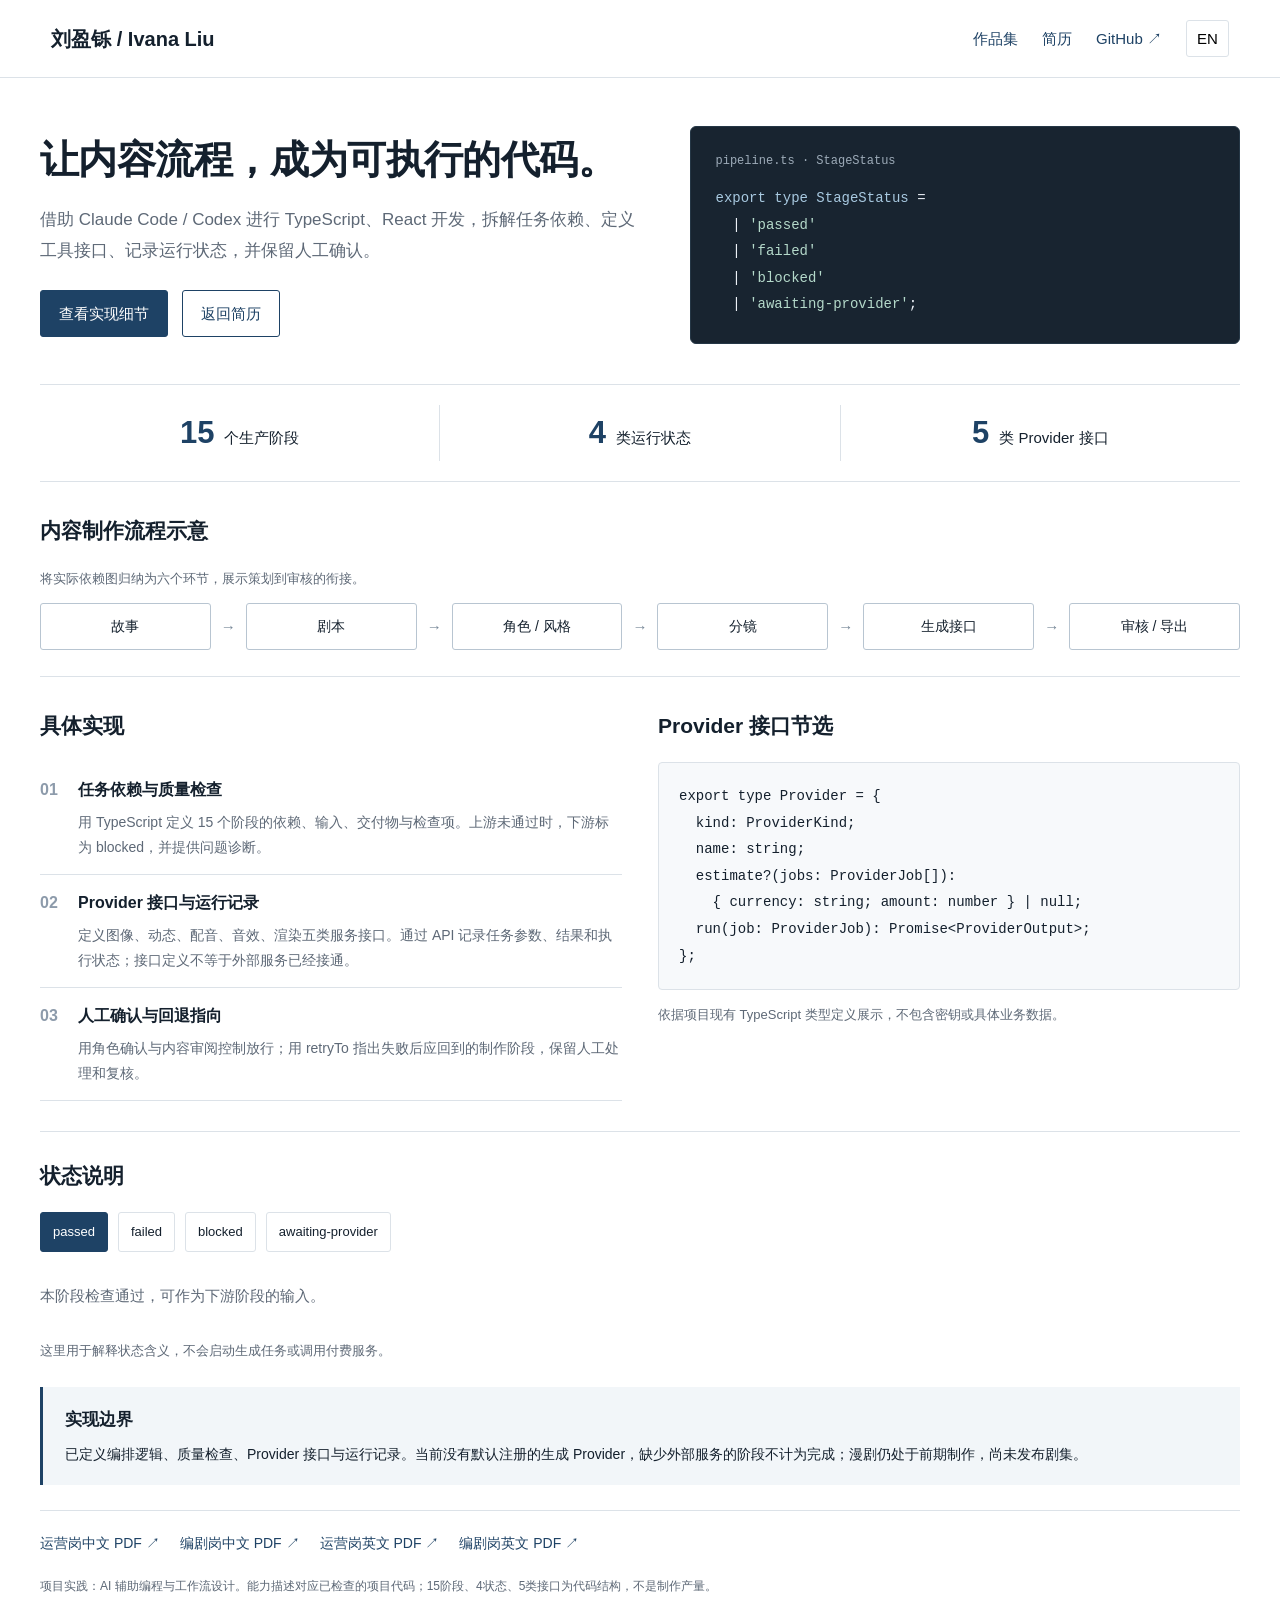
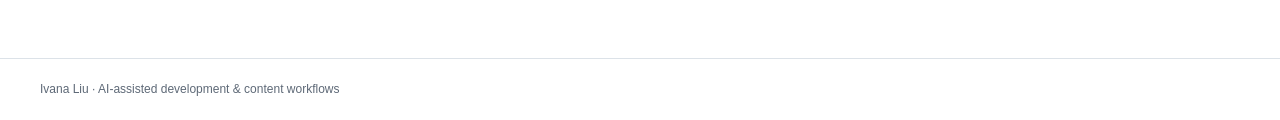
<file: agent/index.html>
<!doctype html><html lang="zh-CN"><head><meta charset="utf-8"><meta name="viewport" content="width=device-width,initial-scale=1"><title>刘盈铄｜AI Agent 开发实践</title><style>
:root{--ink:#14202d;--sub:#5e6977;--line:#dce2e8;--accent:#1e4265}*{box-sizing:border-box}body{margin:0;background:white;color:var(--ink);font:15px/1.8 -apple-system,BlinkMacSystemFont,'PingFang SC',sans-serif}a{color:var(--accent);text-decoration:none}a:hover{text-decoration:underline}button{font:inherit;cursor:pointer}a:focus-visible,button:focus-visible{outline:3px solid #6689a8;outline-offset:4px}nav{display:flex;justify-content:space-between;gap:20px;align-items:center;border-bottom:1px solid var(--line);padding:20px 4vw}nav strong{font-size:20px}nav div{display:flex;gap:24px;align-items:center}nav button{border:1px solid var(--line);background:white;padding:4px 10px;border-radius:3px}main{max-width:1360px;margin:auto;padding:48px 40px}.hero{display:grid;grid-template-columns:1.1fr 1fr;gap:44px;align-items:center}.hero h1{font-size:39px;line-height:1.4;margin:0 0 18px;letter-spacing:-.6px}.hero p{color:var(--sub);font-size:17px}.buttons{display:flex;gap:14px;margin-top:24px}.buttons a{padding:9px 18px;border:1px solid var(--accent);border-radius:3px}.buttons a:first-child{background:var(--accent);color:white}pre{white-space:pre-wrap;overflow-wrap:anywhere;font:14px/1.9 ui-monospace,SFMono-Regular,Menlo,monospace;margin:0}code{font:inherit}.code-dark{background:#182430;color:#ecf1f7;border:1px solid #253746;border-radius:6px;padding:25px}.code-dark .type{color:#a8c9e0}.code-dark .value{color:#b4d9ca}.code-title{color:#9dabb8;font:12px/1.5 ui-monospace,monospace;margin-bottom:15px}.stats{display:flex;margin:40px 0 30px;border-block:1px solid var(--line);padding:20px 0}.stats div{flex:1;text-align:center;border-right:1px solid var(--line)}.stats div:last-child{border:0}.stats b{font-size:31px;color:var(--accent);margin-right:10px}h2{font-size:21px;margin:0 0 17px}h3{font-size:16px;margin:0 0 5px}.flow-section{border-bottom:1px solid var(--line);padding-bottom:26px}.flow{display:flex;align-items:center;gap:10px}.flow span{flex:1;padding:10px 5px;border:1px solid #b8c5d1;text-align:center;border-radius:3px;font-size:14px;white-space:nowrap}.flow i{font-style:normal;color:#798999}.muted{font-size:13px;color:var(--sub)}.implementation{display:grid;grid-template-columns:1fr 1fr;gap:36px;margin:30px 0}.row{display:grid;grid-template-columns:28px 1fr;gap:10px;border-bottom:1px solid var(--line);padding:14px 0}.row b{color:#8d9bab;font-size:16px}.row p{font-size:14px;color:var(--sub);margin:0}.code-light{padding:20px;border:1px solid var(--line);background:#f7f9fb;border-radius:4px}.status{border-top:1px solid var(--line);padding-top:25px}.status-buttons{display:flex;gap:10px;flex-wrap:wrap}.status-buttons button{background:white;border:1px solid var(--line);color:var(--ink);padding:7px 12px;border-radius:3px;font-size:13px}.status-buttons button[aria-pressed=true]{background:var(--accent);border-color:var(--accent);color:white}#status-description{min-height:55px;padding:15px 0;color:var(--sub)}.boundary{background:#f2f6f9;border-left:3px solid var(--accent);padding:18px 22px;margin:25px 0;font-size:14px}.boundary strong{display:block;font-size:17px;margin-bottom:6px}.downloads{display:flex;gap:20px;flex-wrap:wrap;border-top:1px solid var(--line);padding-top:20px;font-size:14px}.credits{margin-top:20px;font-size:12px;color:var(--sub)}footer{border-top:1px solid var(--line);padding:20px 40px;font-size:12px;color:var(--sub)}@media(max-width:800px){nav{padding:15px 20px;align-items:flex-start;flex-direction:column}nav div{gap:16px;font-size:13px;flex-wrap:wrap}main{padding:30px 20px}.hero,.implementation{grid-template-columns:1fr;gap:24px}.hero h1{font-size:29px}.hero p{font-size:15px}.stats{margin:28px 0;padding:15px 0}.stats div{font-size:11px;padding:0 4px}.stats b{font-size:25px;display:block;margin:0}.flow{overflow-x:auto;padding-bottom:8px}.flow span{min-width:95px}.code-dark{padding:20px}pre{font-size:12px}.downloads{gap:12px;font-size:13px}.buttons a{font-size:13px}footer{padding:20px}}
</style></head><body><nav><strong>刘盈铄 / Ivana Liu</strong><div><a data-i="navPortfolio" href="../">作品集</a><a data-i="navResume" href="../resume/">简历</a><a href="https://github.com/yingshuoliu2-create/portfolio-tiktok-2026" target="_blank" rel="noopener">GitHub ↗</a><button id="language" aria-label="切换中英文">EN</button></div></nav><main><section class="hero"><div><h1 data-i="title">让内容流程，成为可执行的代码。</h1><p data-i="intro">借助 Claude Code / Codex 进行 TypeScript、React 开发，拆解任务依赖、定义工具接口、记录运行状态，并保留人工确认。</p><div class="buttons"><a data-i="details" href="#implementation">查看实现细节</a><a data-i="back" href="../resume/">返回简历</a></div></div><div class="code-dark"><div class="code-title">pipeline.ts · StageStatus</div><pre><span class="type">export type StageStatus</span> =
  | <span class="value">'passed'</span>
  | <span class="value">'failed'</span>
  | <span class="value">'blocked'</span>
  | <span class="value">'awaiting-provider'</span>;</pre></div></section><div class="stats"><div><b>15</b><span data-i="stages">个生产阶段</span></div><div><b>4</b><span data-i="states">类运行状态</span></div><div><b>5</b><span data-i="providers">类 Provider 接口</span></div></div><section class="flow-section"><h2 data-i="flowTitle">内容制作流程示意</h2><p class="muted" data-i="flowNote">将实际依赖图归纳为六个环节，展示策划到审核的衔接。</p><div class="flow"><span data-i="f1">故事</span><i>→</i><span data-i="f2">剧本</span><i>→</i><span data-i="f3">角色 / 风格</span><i>→</i><span data-i="f4">分镜</span><i>→</i><span data-i="f5">生成接口</span><i>→</i><span data-i="f6">审核 / 导出</span></div></section><section id="implementation" class="implementation"><div><h2 data-i="implTitle">具体实现</h2><div class="row"><b>01</b><div><h3 data-i="r1Title">任务依赖与质量检查</h3><p data-i="r1">用 TypeScript 定义 15 个阶段的依赖、输入、交付物与检查项。上游未通过时，下游标为 blocked，并提供问题诊断。</p></div></div><div class="row"><b>02</b><div><h3 data-i="r2Title">Provider 接口与运行记录</h3><p data-i="r2">定义图像、动态、配音、音效、渲染五类服务接口。通过 API 记录任务参数、结果和执行状态；接口定义不等于外部服务已经接通。</p></div></div><div class="row"><b>03</b><div><h3 data-i="r3Title">人工确认与回退指向</h3><p data-i="r3">用角色确认与内容审阅控制放行；用 retryTo 指出失败后应回到的制作阶段，保留人工处理和复核。</p></div></div></div><div><h2 data-i="codeTitle">Provider 接口节选</h2><div class="code-light"><pre>export type Provider = {
  kind: ProviderKind;
  name: string;
  estimate?(jobs: ProviderJob[]):
    { currency: string; amount: number } | null;
  run(job: ProviderJob): Promise&lt;ProviderOutput&gt;;
};</pre></div><p class="muted" data-i="codeNote">依据项目现有 TypeScript 类型定义展示，不包含密钥或具体业务数据。</p></div></section><section class="status"><h2 data-i="statusTitle">状态说明</h2><div class="status-buttons" aria-label="状态选择"> <button data-state="passed" aria-pressed="true">passed</button><button data-state="failed" aria-pressed="false">failed</button><button data-state="blocked" aria-pressed="false">blocked</button><button data-state="awaiting-provider" aria-pressed="false">awaiting-provider</button></div><p id="status-description" role="status"></p><p class="muted" data-i="statusNote">这里用于解释状态含义，不会启动生成任务或调用付费服务。</p></section><div class="boundary"><strong data-i="boundaryTitle">实现边界</strong><span data-i="boundary">已定义编排逻辑、质量检查、Provider 接口与运行记录。当前没有默认注册的生成 Provider，缺少外部服务的阶段不计为完成；漫剧仍处于前期制作，尚未发布剧集。</span></div><div class="downloads"><a href="../resume/ops-resume.pdf" data-i="d1">运营岗中文 PDF ↗</a><a href="../resume/writer-resume.pdf" data-i="d2">编剧岗中文 PDF ↗</a><a href="../resume/ops-resume-en.pdf" data-i="d3">运营岗英文 PDF ↗</a><a href="../resume/writer-resume-en.pdf" data-i="d4">编剧岗英文 PDF ↗</a></div><p class="credits" data-i="credits">项目实践：AI 辅助编程与工作流设计。能力描述对应已检查的项目代码；15阶段、4状态、5类接口为代码结构，不是制作产量。</p></main><footer>Ivana Liu · AI-assisted development & content workflows</footer><script>
const EN={navPortfolio:'Portfolio',navResume:'Resume',title:'Turning content workflows into executable code.',intro:'Use Claude Code / Codex for AI-assisted TypeScript and React development: define dependencies, tool interfaces and execution states, with human review checkpoints.',details:'Implementation details',back:'Back to resume',stages:'production stages',states:'execution states',providers:'Provider interface types',flowTitle:'Content-production workflow',flowNote:'Six grouped steps illustrate the hand-offs in the dependency graph.',f1:'Story',f2:'Script',f3:'Characters / style',f4:'Shots',f5:'Provider interfaces',f6:'Review / export',implTitle:'Implementation',r1Title:'Dependencies and quality checks',r1:'TypeScript defines dependencies, inputs, deliverables and review criteria for 15 stages. Downstream stages are blocked when prerequisites fail, with diagnostic findings.',r2Title:'Provider interfaces and run records',r2:'Interfaces cover image, motion, voice, sound and rendering services. APIs record parameters, results and run status. An interface definition does not mean the external service is connected.',r3Title:'Human checkpoints and retry targets',r3:'Character approval and content review control release. retryTo identifies the stage to revisit after failure; human handling and review remain part of the process.',codeTitle:'Provider interface excerpt',codeNote:'Based on existing project TypeScript definitions; no keys or business data are included.',statusTitle:'Status definitions',statusNote:'This explains status meanings; it does not run generation jobs or call paid services.',boundaryTitle:'Implementation boundary',boundary:'Orchestration logic, quality checks, Provider interfaces and run records are defined. No generation Provider is registered by default. Stages requiring an unavailable external service are not counted as complete. The comic drama remains in pre-production with no episodes released.',d1:'Content ops · Chinese PDF ↗',d2:'Writing · Chinese PDF ↗',d3:'Content ops · English PDF ↗',d4:'Writing · English PDF ↗',credits:'Practice in AI-assisted coding and workflow design, based on inspected project code. The 15 stages, 4 states and 5 interface types describe code structure, not production output.'};const cn={};document.querySelectorAll('[data-i]').forEach(n=>cn[n.dataset.i]=n.textContent);let lang=new URLSearchParams(location.search).get('lang')==='en'?'en':'zh',state='passed';const descriptions={zh:{passed:'本阶段检查通过，可作为下游阶段的输入。',failed:'本阶段检查未通过，根据问题与 retryTo 指向进行修正。',blocked:'前置依赖未通过，下游阶段暂不放行。','awaiting-provider':'逻辑与作业包已就绪，但缺少对应生成服务，不标记为已完成。'},en:{passed:'Stage checks passed; its output can be used downstream.',failed:'Stage checks failed; findings and retryTo identify the required corrections.',blocked:'A prerequisite has not passed; downstream execution remains blocked.','awaiting-provider':'The job package is ready, but its generation service is unavailable. The stage is not complete.'}};function render(){document.documentElement.lang=lang==='en'?'en':'zh-CN';document.title=lang==='en'?'Ivana Liu | AI Agent development':'刘盈铄｜AI Agent 开发实践';document.querySelectorAll('[data-i]').forEach(n=>n.textContent=(lang==='en'?EN:cn)[n.dataset.i]);document.getElementById('language').textContent=lang==='en'?'中文':'EN';document.querySelector('[data-i=navPortfolio]').href='../?lang='+lang;document.querySelector('[data-i=navResume]').href=lang==='en'?'../resume/ops-en.html':'../resume/';document.querySelector('[data-i=back]').href=lang==='en'?'../resume/ops-en.html':'../resume/';document.getElementById('status-description').textContent=descriptions[lang][state];document.querySelectorAll('[data-state]').forEach(b=>b.setAttribute('aria-pressed',b.dataset.state===state));const u=new URL(location.href);u.searchParams.set('lang',lang);history.replaceState(history.state,'',u);}document.getElementById('language').onclick=()=>{lang=lang==='en'?'zh':'en';render()};document.querySelectorAll('[data-state]').forEach(b=>b.onclick=()=>{state=b.dataset.state;render()});render();
</script></body></html>
</file>
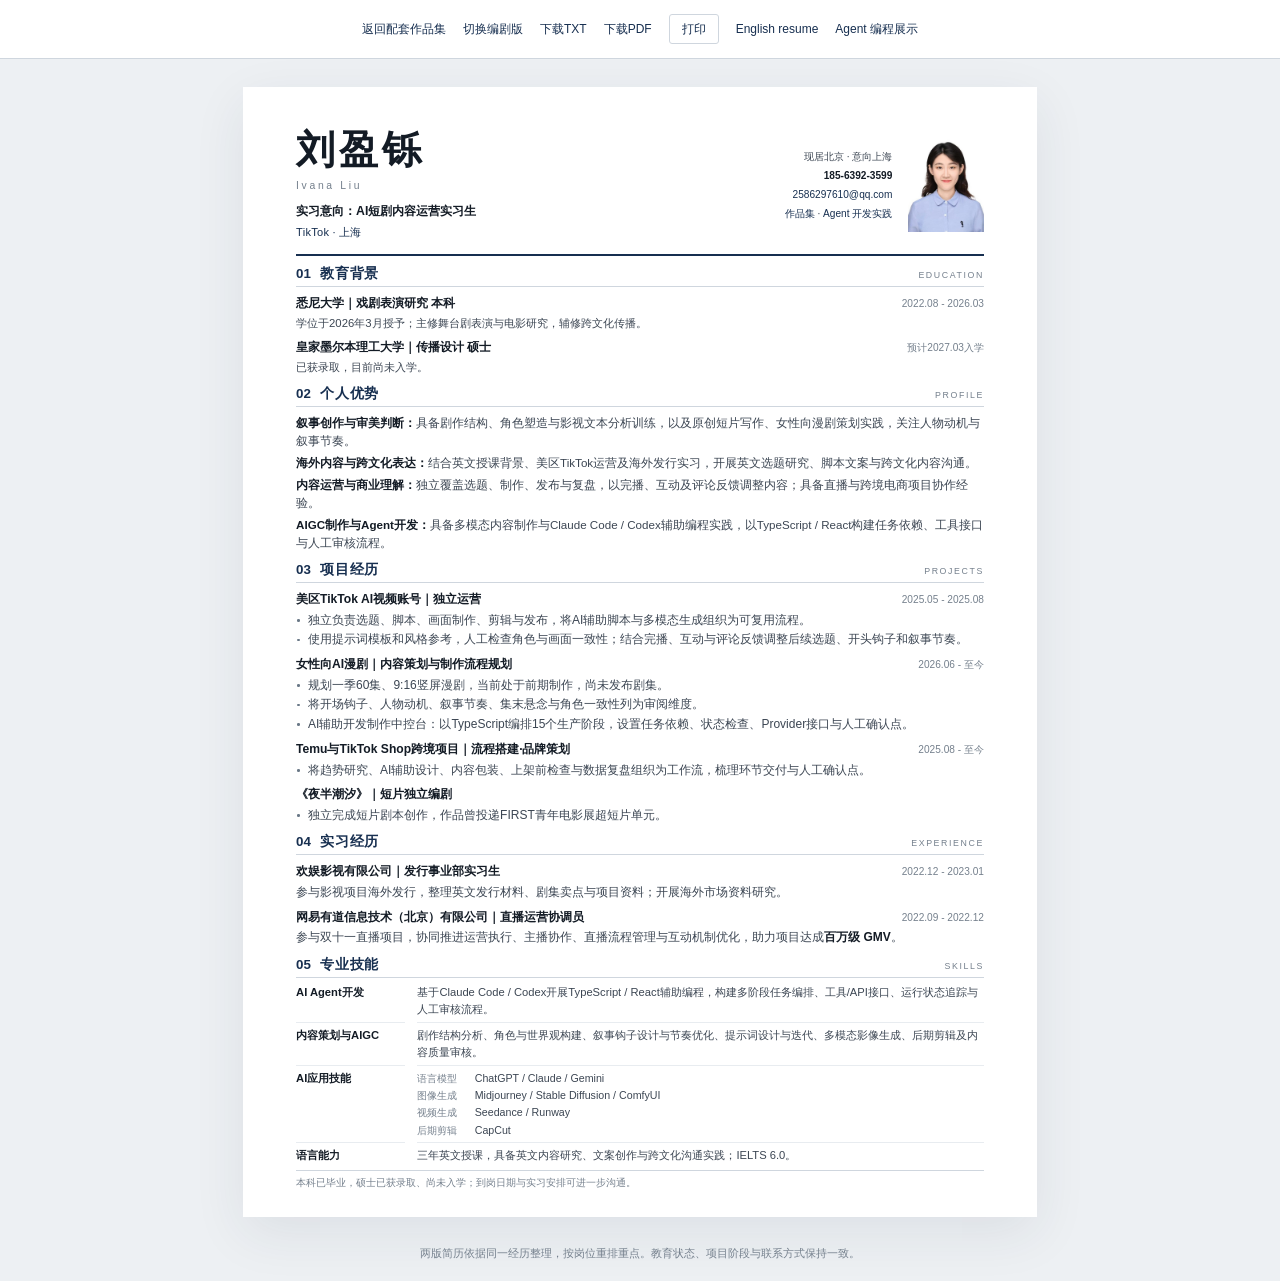
<file: resume/index.html>
<!DOCTYPE html>

<html lang="zh-CN"><head><meta charset="utf-8"/><meta content="width=device-width,initial-scale=1" name="viewport"/><title>刘盈铄｜AI短剧内容运营实习生简历</title><meta content="刘盈铄：戏剧影视训练、AI辅助内容制作与海外内容实践。" name="description"/><link href="resume.css?v=20261112-2" rel="stylesheet"/></head><body><nav class="tools"><a href="../index.html?lang=zh">返回配套作品集</a><a href="writer.html">切换编剧版</a><a download="" href="ops-resume.txt">下载TXT</a><a download="" href="ops-resume.pdf">下载PDF</a><button onclick="window.print()">打印</button><a href="ops-en.html">English resume</a><a href="../agent/?lang=zh">Agent 编程展示</a></nav><article class="page"><header><div class="who"><div class="identity"><h1>刘盈铄</h1><div class="latin">Ivana Liu</div></div><div class="aim">实习意向：AI短剧内容运营实习生<br/><span class="loc">TikTok · 上海</span></div></div><div class="hdr-right"><div class="meta">现居北京 · 意向上海<br/><b>185-6392-3599</b><br/><a href="mailto:2586297610@qq.com">2586297610@qq.com</a><br/><span class="meta-links"><a href="https://yingshuoliu2-create.github.io/portfolio-tiktok-2026/?lang=zh">作品集</a> · <a href="https://yingshuoliu2-create.github.io/portfolio-tiktok-2026/agent/?lang=zh">Agent 开发实践</a></span></div><img alt="刘盈铄" class="photo" height="81" src="../assets/resume-photo.jpg" width="64"/></div></header><section><h2><span class="ix">01</span><span class="section-name">教育背景</span><em>EDUCATION</em></h2><div class="section-body"><div class="edu-record"><div class="jhead"><div class="jtitle">悉尼大学｜戏剧表演研究 本科</div><div class="jdate">2022.08 - 2026.03</div></div><p class="edu-note">学位于2026年3月授予；主修舞台剧表演与电影研究，辅修跨文化传播。</p></div><div class="edu-record"><div class="jhead"><div class="jtitle">皇家墨尔本理工大学｜传播设计 硕士</div><div class="jdate">预计2027.03入学</div></div><p class="edu-note">已获录取，目前尚未入学。</p></div></div></section><section><h2><span class="ix">02</span><span class="section-name">个人优势</span><em>PROFILE</em></h2><div class="section-body"><ul class="profile-points"><li><b>叙事创作与审美判断：</b>具备剧作结构、角色塑造与影视文本分析训练，以及原创短片写作、女性向漫剧策划实践，关注人物动机与叙事节奏。</li><li><b>海外内容与跨文化表达：</b>结合英文授课背景、美区TikTok运营及海外发行实习，开展英文选题研究、脚本文案与跨文化内容沟通。</li><li><b>内容运营与商业理解：</b>独立覆盖选题、制作、发布与复盘，以完播、互动及评论反馈调整内容；具备直播与跨境电商项目协作经验。</li><li><b>AIGC制作与Agent开发：</b>具备多模态内容制作与Claude Code / Codex辅助编程实践，以TypeScript / React构建任务依赖、工具接口与人工审核流程。</li></ul></div></section><section><h2><span class="ix">03</span><span class="section-name">项目经历</span><em>PROJECTS</em></h2><div class="section-body"><div class="job"><div class="jhead"><div class="jtitle">美区TikTok AI视频账号｜独立运营</div><div class="jdate">2025.05 - 2025.08</div></div><ul><li>独立负责选题、脚本、画面制作、剪辑与发布，将AI辅助脚本与多模态生成组织为可复用流程。</li><li>使用提示词模板和风格参考，人工检查角色与画面一致性；结合完播、互动与评论反馈调整后续选题、开头钩子和叙事节奏。</li></ul></div><div class="job lead"><div class="jhead"><div class="jtitle">女性向AI漫剧｜内容策划与制作流程规划</div><div class="jdate">2026.06 - 至今</div></div><ul><li>规划一季60集、9:16竖屏漫剧，当前处于前期制作，尚未发布剧集。</li><li>将开场钩子、人物动机、叙事节奏、集末悬念与角色一致性列为审阅维度。</li><li>AI辅助开发制作中控台：以TypeScript编排15个生产阶段，设置任务依赖、状态检查、Provider接口与人工确认点。</li></ul></div><div class="job"><div class="jhead"><div class="jtitle">Temu与TikTok Shop跨境项目｜流程搭建·品牌策划</div><div class="jdate">2025.08 - 至今</div></div><ul><li>将趋势研究、AI辅助设计、内容包装、上架前检查与数据复盘组织为工作流，梳理环节交付与人工确认点。</li></ul></div><div class="job"><div class="jhead"><div class="jtitle">《夜半潮汐》｜短片独立编剧</div></div><ul><li>独立完成短片剧本创作，作品曾投递FIRST青年电影展超短片单元。</li></ul></div></div></section><section><h2><span class="ix">04</span><span class="section-name">实习经历</span><em>EXPERIENCE</em></h2><div class="section-body"><div class="job"><div class="jhead"><div class="jtitle">欢娱影视有限公司｜发行事业部实习生</div><div class="jdate">2022.12 - 2023.01</div></div><p>参与影视项目海外发行，整理英文发行材料、剧集卖点与项目资料；开展海外市场资料研究。</p></div><div class="job"><div class="jhead"><div class="jtitle">网易有道信息技术（北京）有限公司｜直播运营协调员</div><div class="jdate">2022.09 - 2022.12</div></div><p>参与双十一直播项目，协同推进运营执行、主播协作、直播流程管理与互动机制优化，助力项目达成<b>百万级 GMV</b>。</p></div></div></section><section><h2><span class="ix">05</span><span class="section-name">专业技能</span><em>SKILLS</em></h2><div class="section-body"><dl class="sk-text"><dt>AI Agent开发</dt><dd>基于Claude Code / Codex开展TypeScript / React辅助编程，构建多阶段任务编排、工具/API接口、运行状态追踪与人工审核流程。</dd><dt>内容策划与AIGC</dt><dd>剧作结构分析、角色与世界观构建、叙事钩子设计与节奏优化、提示词设计与迭代、多模态影像生成、后期剪辑及内容质量审核。</dd><dt>AI应用技能</dt><dd class="skill-tools"><span><small>语言模型</small><span>ChatGPT / Claude / Gemini</span></span><span><small>图像生成</small><span>Midjourney / Stable Diffusion / ComfyUI</span></span><span><small>视频生成</small><span>Seedance / Runway</span></span><span><small>后期剪辑</small><span>CapCut</span></span></dd><dt>语言能力</dt><dd>三年英文授课，具备英文内容研究、文案创作与跨文化沟通实践；IELTS 6.0。</dd></dl></div></section><div class="foot">本科已毕业，硕士已获录取、尚未入学；到岗日期与实习安排可进一步沟通。</div></article><p class="preview-note">两版简历依据同一经历整理，按岗位重排重点。教育状态、项目阶段与联系方式保持一致。</p></body></html>
</file>
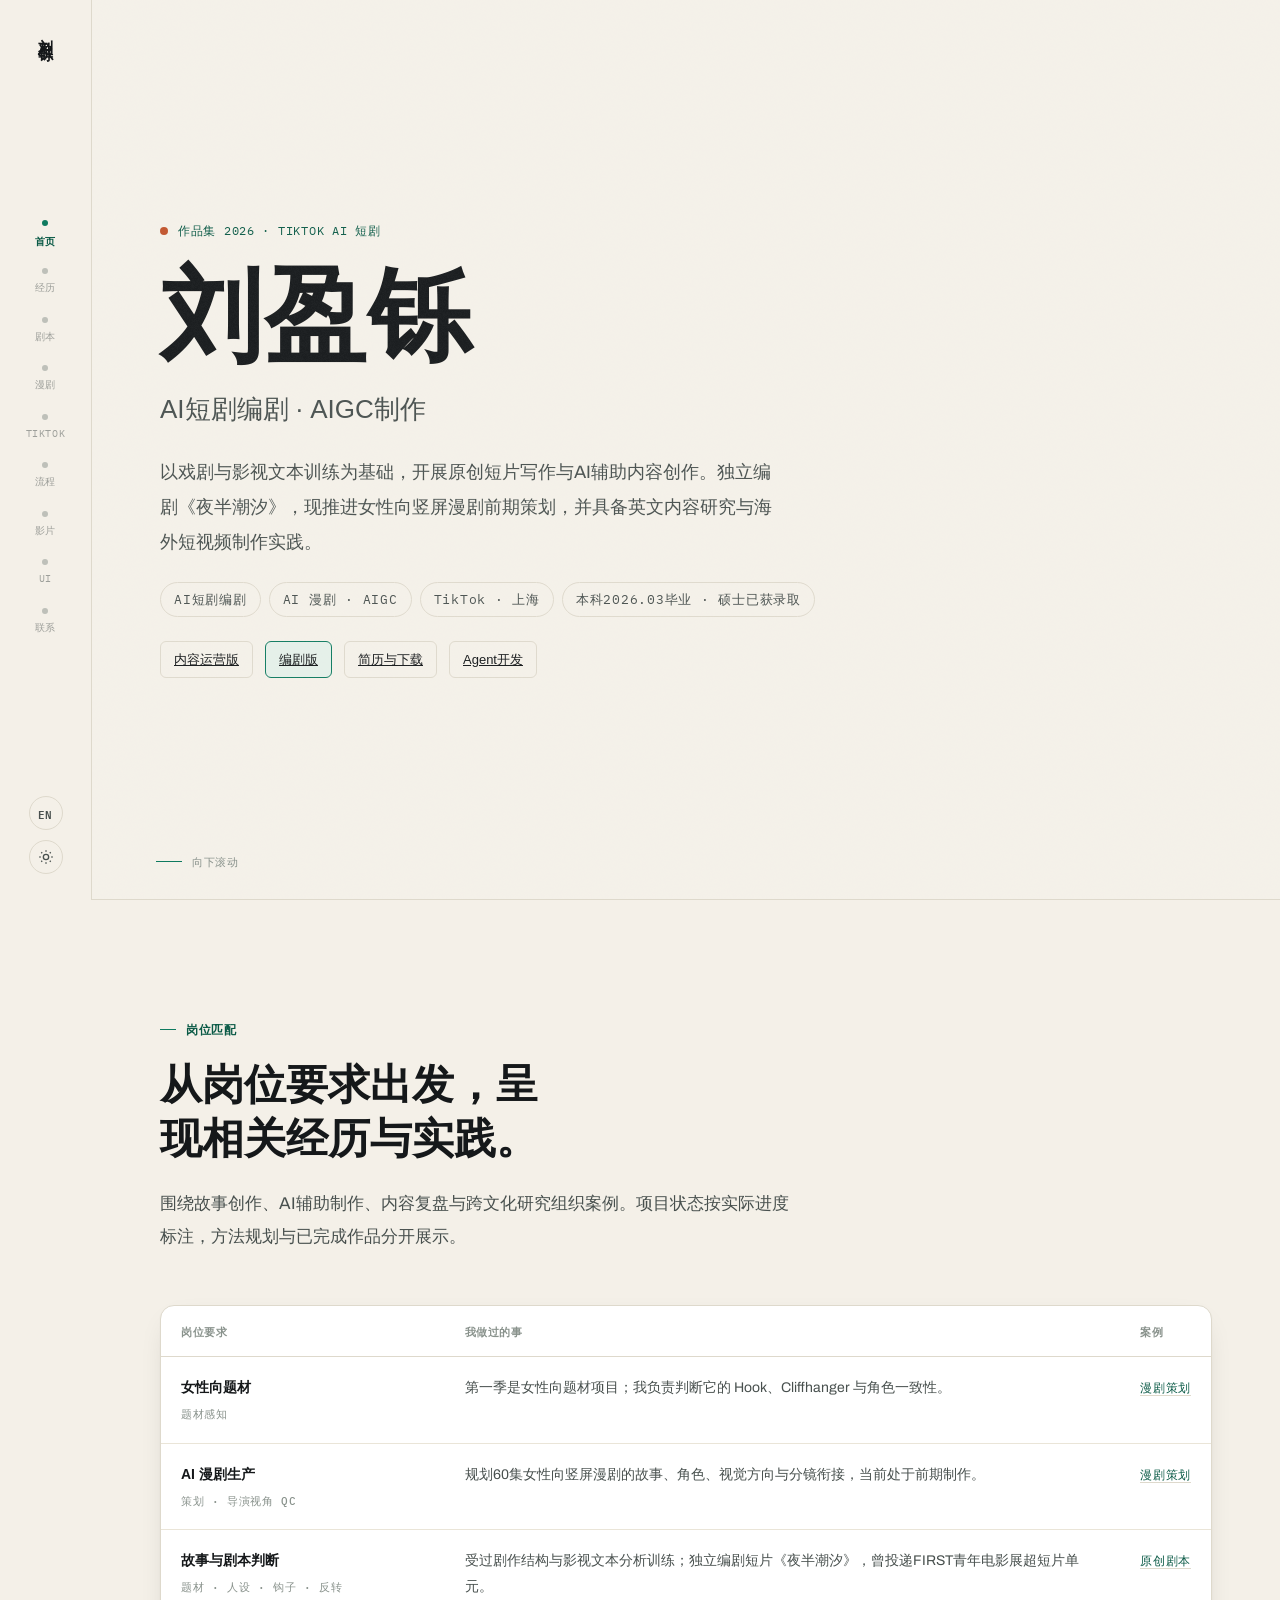
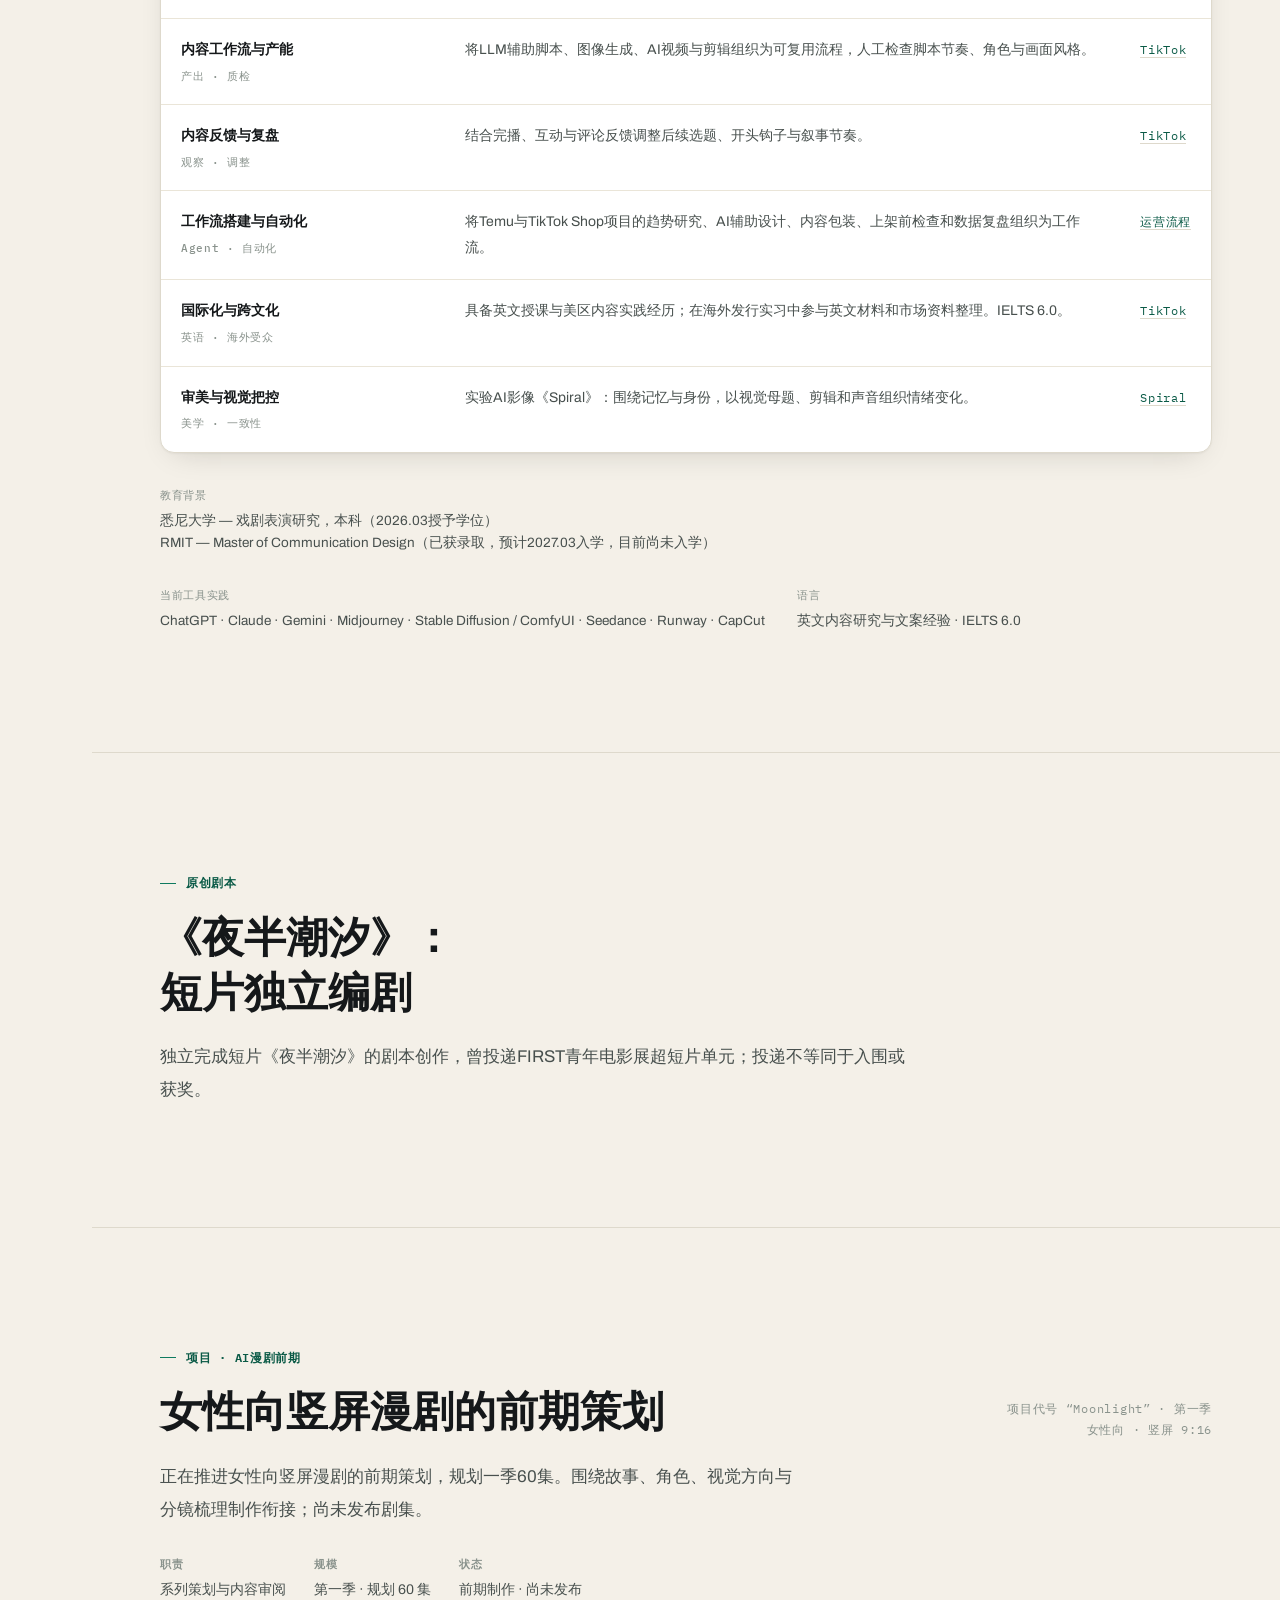
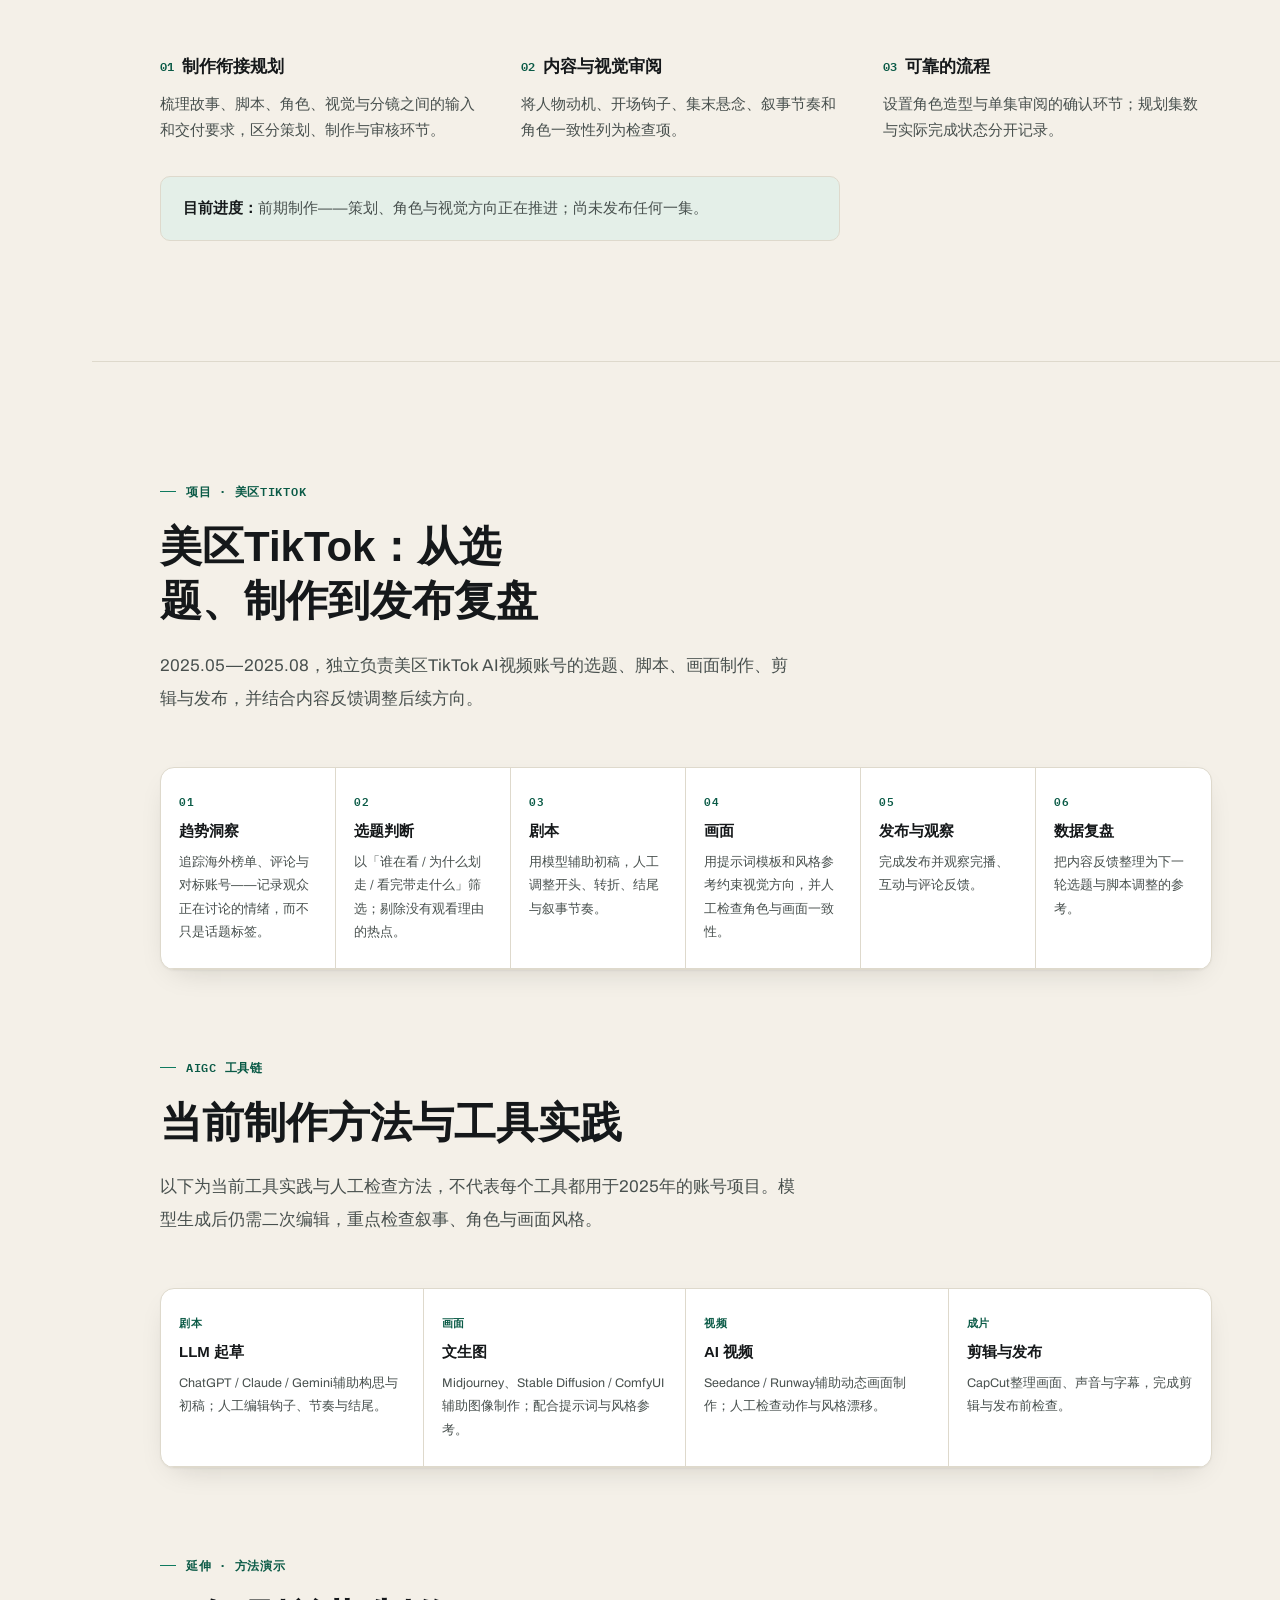
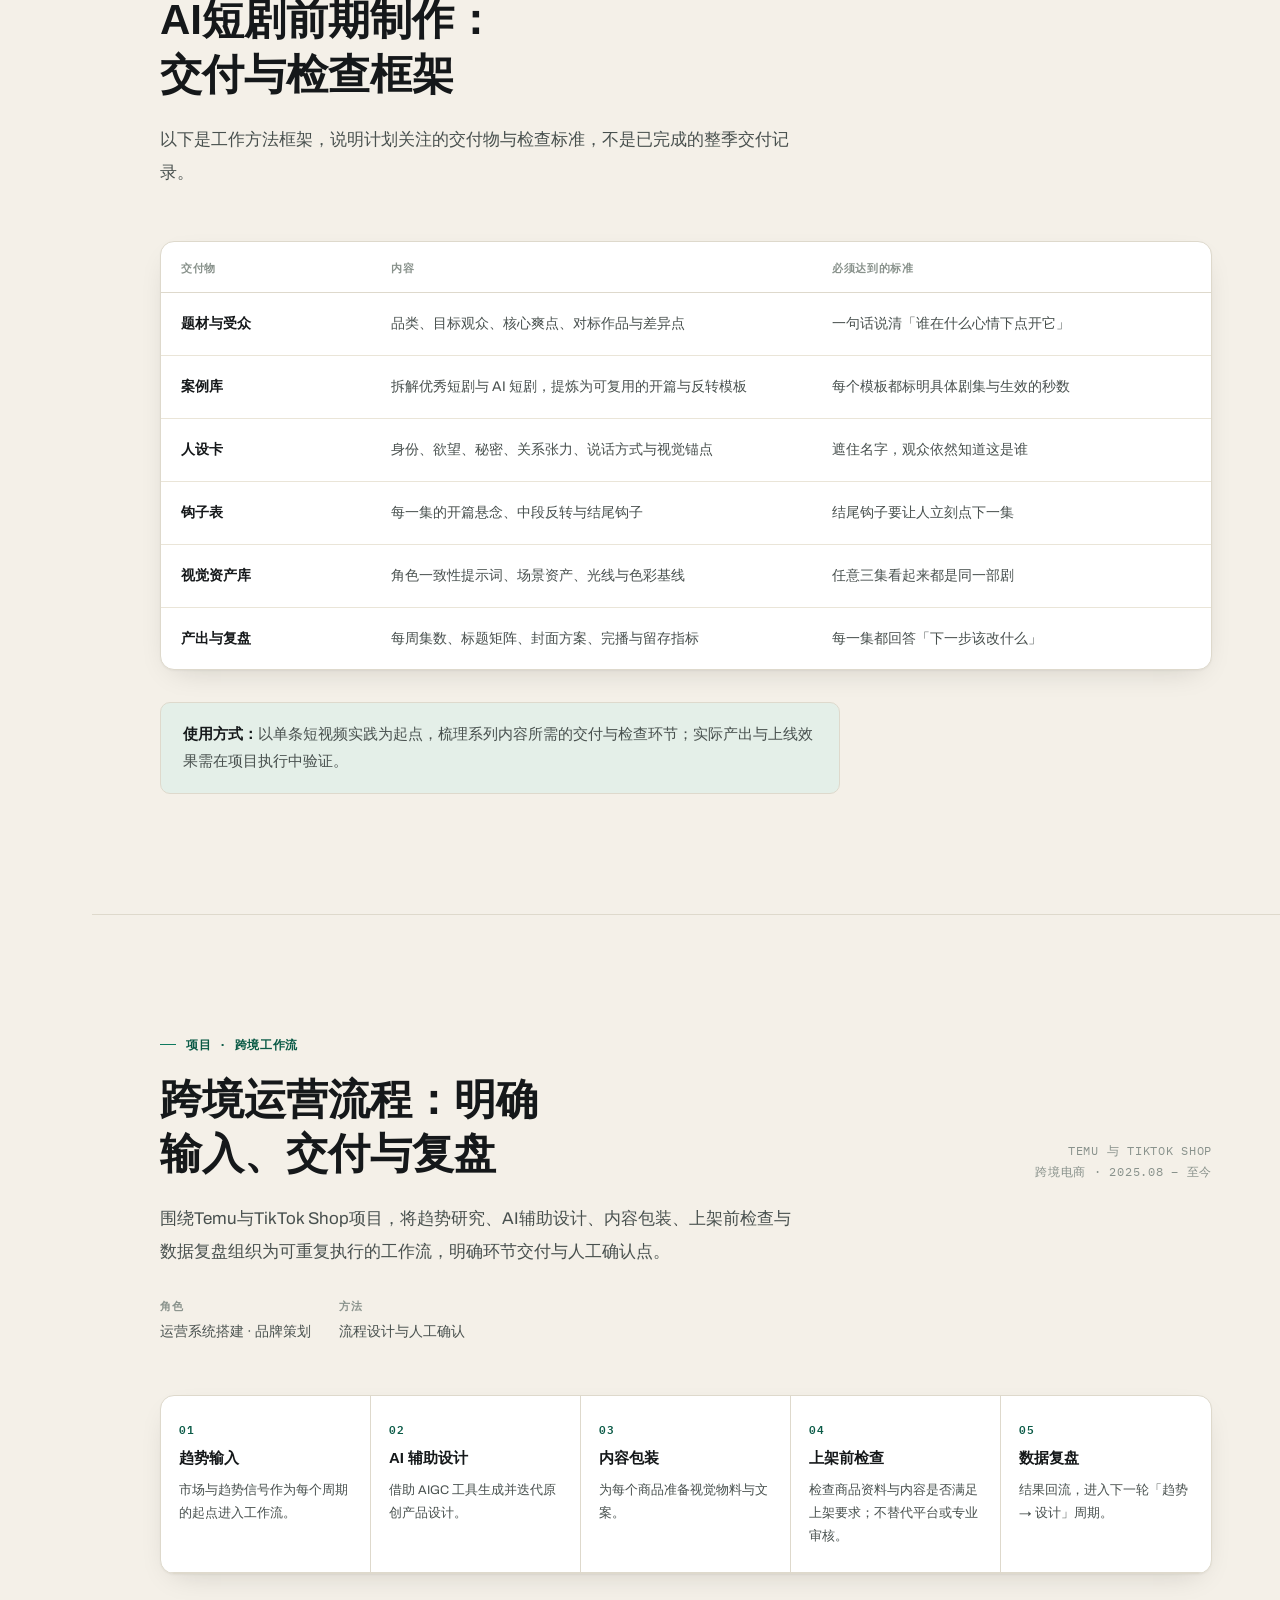
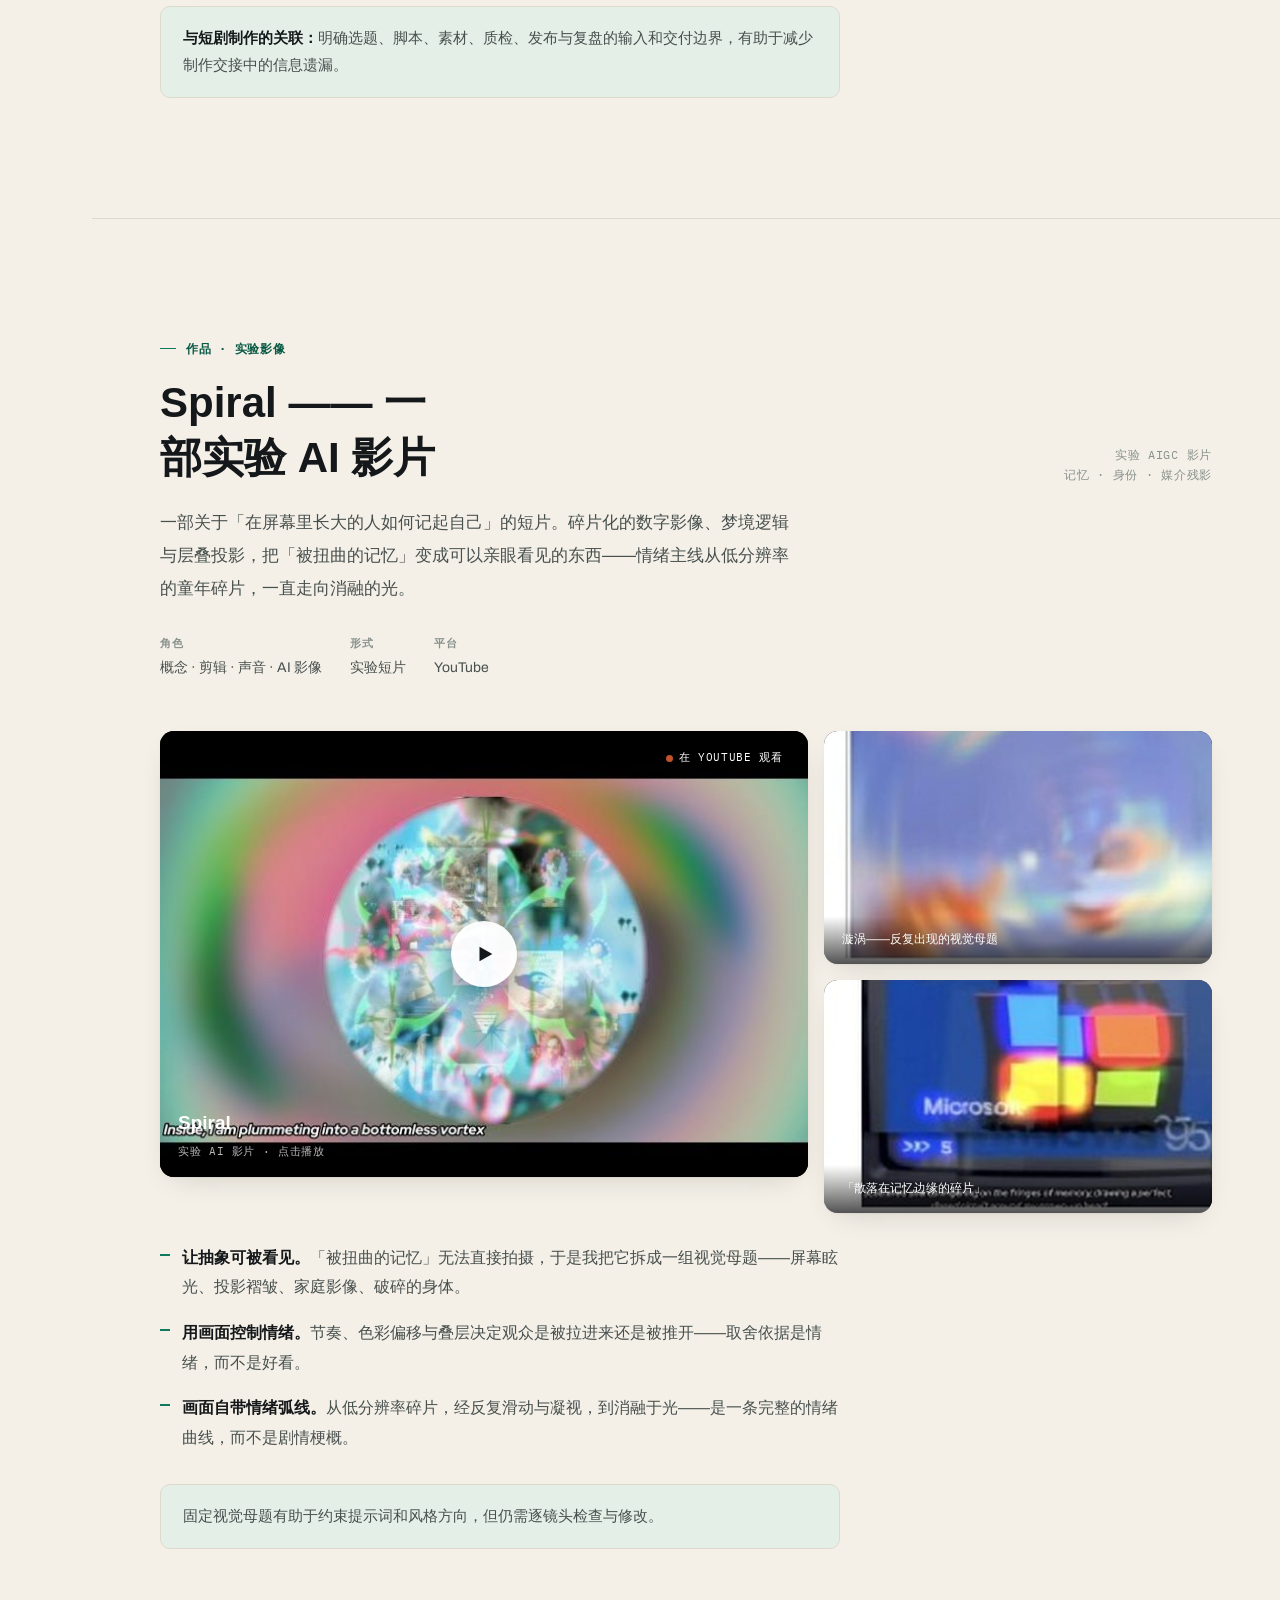
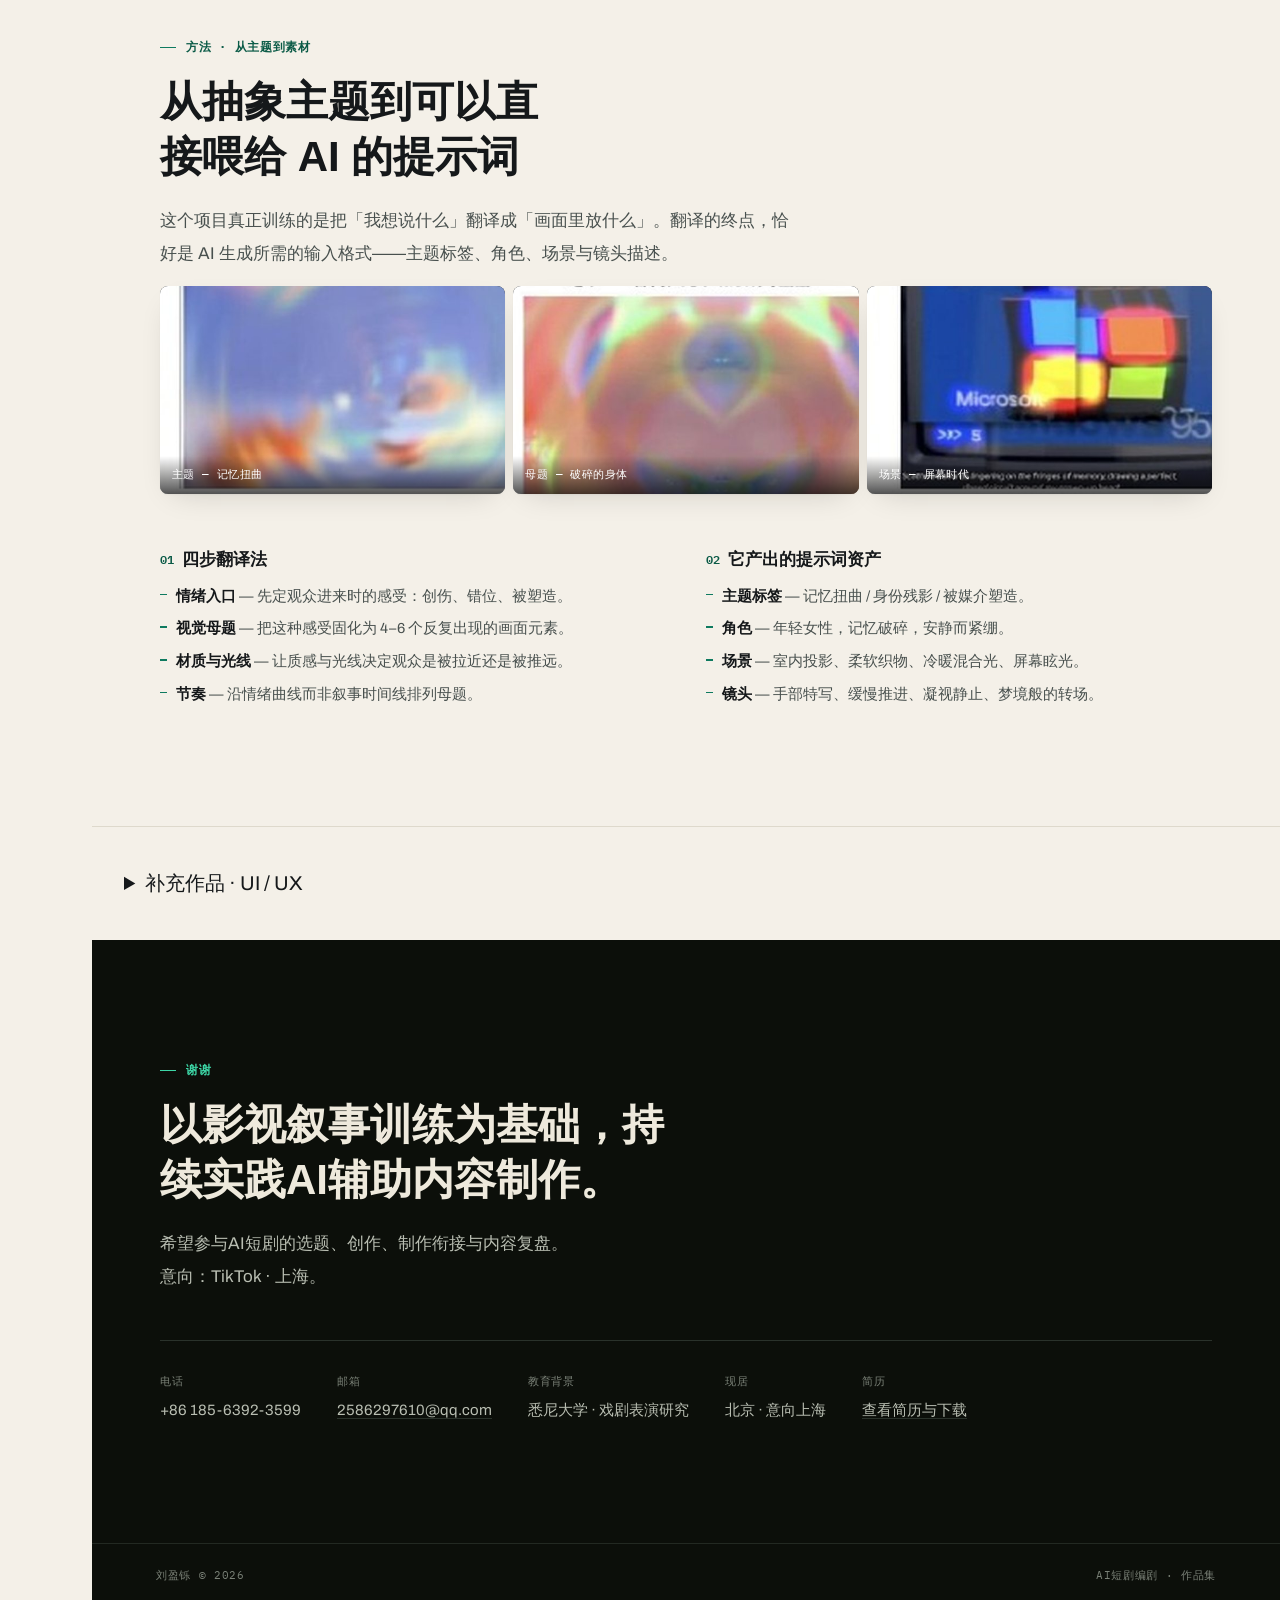
<file: writer/index.html>
<!DOCTYPE html>

<html lang="zh-CN">
<head>
<meta charset="utf-8"/>
<title>刘盈铄 — AI短剧编剧作品集</title>
<meta content="width=device-width, initial-scale=1" name="viewport"/>
<meta content="Ivana Liu: theatre and film training, US TikTok content practice, AI-assisted production and comic-drama pre-production." name="description"/>
<link href="https://fonts.googleapis.com" rel="preconnect"/>
<link crossorigin="" href="https://fonts.gstatic.com" rel="preconnect"/>
<link href="https://fonts.googleapis.com/css2?family=Fraunces:ital,opsz,wght@0,9..144,400;0,9..144,500;0,9..144,600;1,9..144,400;1,9..144,500&amp;family=Archivo:wght@400;500;600;700&amp;family=IBM+Plex+Mono:wght@400;500;600&amp;display=swap" rel="stylesheet"/>
<style>
  :root{
    --paper:#F4F0E8;
    --surface:#FFFFFF;
    --ink:#15181A;
    --ink-soft:#48504E;
    --ink-mute:#89928C;
    --line:#DED9CC;
    --line-soft:#EAE5D8;
    --accent:#0E7A5F;
    --accent-ink:#0A5A46;
    --accent-soft:#E4EFE8;
    --signal:#C0532B;
    --shadow: 0 1px 2px rgba(20,20,10,.04), 0 10px 30px -14px rgba(20,20,10,.20);
  }
  @media (prefers-color-scheme: dark){
    :root:not([data-theme="light"]){
      --paper:#0F1210; --surface:#171B17; --ink:#EBE7DB; --ink-soft:#AEB5AC;
      --ink-mute:#6E776E; --line:#282E28; --line-soft:#1E231E;
      --accent:#3DD6A6; --accent-ink:#84EAC6; --accent-soft:#152622;
      --signal:#E88248; --shadow: 0 1px 2px rgba(0,0,0,.3), 0 14px 36px -16px rgba(0,0,0,.6);
    }
  }
  :root[data-theme="dark"]{
    --paper:#0F1210; --surface:#171B17; --ink:#EBE7DB; --ink-soft:#AEB5AC;
    --ink-mute:#6E776E; --line:#282E28; --line-soft:#1E231E;
    --accent:#3DD6A6; --accent-ink:#84EAC6; --accent-soft:#152622;
    --signal:#E88248; --shadow: 0 1px 2px rgba(0,0,0,.3), 0 14px 36px -16px rgba(0,0,0,.6);
  }

  *{ margin:0; padding:0; box-sizing:border-box; }
  body{
    background:var(--paper); color:var(--ink);
    font-family:"Archivo","Helvetica Neue",Arial,sans-serif;
    font-size:16px; line-height:1.65; -webkit-font-smoothing:antialiased;
  }
  .wrap{ max-width:1180px; margin:0 auto; padding:0 clamp(20px,5vw,64px); }
  h1,h2,h3,h4{ font-family:"Fraunces","Georgia",serif; font-weight:600; text-wrap:balance; letter-spacing:-.01em; }
  .mono{ font-family:"IBM Plex Mono",ui-monospace,monospace; font-variant-numeric:tabular-nums; }
  a{ color:inherit; }
  ::selection{ background:var(--accent); color:var(--paper); }
  img{ display:block; max-width:100%; }

  /* ---------- rail ---------- */
  .rail{
    position:fixed; left:0; top:0; bottom:0; width:92px; z-index:40;
    display:flex; flex-direction:column; align-items:center; padding:26px 0;
    border-right:1px solid var(--line); background:var(--paper);
  }
  .rail-brand{ font-family:"Fraunces",serif; font-weight:600; font-size:15px; letter-spacing:1px;
               writing-mode:vertical-rl; text-orientation:mixed; margin-bottom:auto; padding-bottom:20px; }
  .rail-list{ list-style:none; display:flex; flex-direction:column; gap:20px; align-items:center; }
  .rail-list a{ display:flex; flex-direction:column; align-items:center; gap:6px; text-decoration:none;
                opacity:.5; transition:opacity .25s ease; }
  .rail-list a:hover, .rail-list a:focus-visible, .rail-list a.active{ opacity:1; }
  .rail-label{ font-size:9px; letter-spacing:1.4px; color:var(--ink-soft); font-family:"IBM Plex Mono",monospace; text-transform:uppercase; }
  .rail-list a.active .rail-label{ color:var(--accent-ink); font-weight:600; }
  .leader{ width:30px; height:30px; border-radius:50%; position:relative; display:grid; place-items:center;
           background:conic-gradient(var(--accent) calc(var(--p,0)*1%), var(--line-soft) 0); }
  .leader::after{ content:""; position:absolute; inset:3px; border-radius:50%; background:var(--paper); }
  .leader b{ position:relative; z-index:1; font-size:10px; color:var(--ink); font-weight:600; font-family:"IBM Plex Mono",monospace; }
  .rail-list a.active .leader b{ color:var(--accent-ink); }
  .dot{ width:6px; height:6px; border-radius:50%; background:var(--ink-mute); }
  .rail-list a.active .dot{ background:var(--accent); }
  .theme-toggle{ margin-top:auto; padding-top:16px; border:none; background:none; cursor:pointer;
                 width:34px; height:34px; border-radius:50%; display:grid; place-items:center;
                 color:var(--ink-soft); border:1px solid var(--line); }
  .theme-toggle:hover{ color:var(--ink); border-color:var(--ink-mute); }
  @media (max-width:860px){
    .rail{ left:0; right:0; top:0; bottom:auto; width:auto; height:52px; flex-direction:row; padding:0 14px;
           border-right:none; border-bottom:1px solid var(--line); }
    .rail-brand{ writing-mode:horizontal-tb; padding:0 14px 0 0; margin-bottom:0; font-size:14px; flex:none; }
    .rail-list{ flex-direction:row; gap:14px; flex:1; justify-content:space-between; }
    .rail-list a{ flex-direction:row; gap:0; }
    .rail-label{ display:none; }
    .leader{ width:22px; height:22px; } .leader b{ font-size:8.5px; }
    .theme-toggle{ margin-top:0; margin-left:10px; flex:none; }
  }
  main{ margin-left:92px; } footer.foot{ margin-left:92px; }
  @media (max-width:860px){ main{ margin-left:0; margin-top:52px; } footer.foot{ margin-left:0; } }

  /* ---------- reveal ---------- */
  .reveal{ opacity:0; transform:translateY(16px); transition:opacity .7s cubic-bezier(.2,.7,.2,1), transform .7s cubic-bezier(.2,.7,.2,1); }
  .reveal.in{ opacity:1; transform:none; }
  @media (prefers-reduced-motion:reduce){ .reveal{ opacity:1; transform:none; transition:none; } }

  /* ---------- hero ---------- */
  .hero{ position:relative; min-height:100svh; display:flex; flex-direction:column; justify-content:center;
         overflow:hidden; border-bottom:1px solid var(--line); }
  .hero .grain{ position:absolute; inset:0; opacity:.05; pointer-events:none; mix-blend-mode:multiply;
                background-image:url('[data-uri]'); background-size:64px 64px; }
  :root:not([data-theme="light"]) .hero .grain, :root[data-theme="dark"] .hero .grain{ mix-blend-mode:screen; opacity:.07; }
  .eyebrow{ display:flex; align-items:center; gap:10px; font-family:"IBM Plex Mono",monospace; font-size:12px;
            letter-spacing:2px; color:var(--accent-ink); margin-bottom:22px; }
  .eyebrow .rec{ width:8px; height:8px; border-radius:50%; background:var(--signal); flex:none; }
  .hero h1{ font-size:clamp(46px,8vw,104px); line-height:.98; letter-spacing:-.03em; }
  .hero .sub{ font-family:"Fraunces",serif; font-style:italic; font-weight:400; font-size:clamp(17px,2.4vw,26px);
              color:var(--ink-soft); margin-top:18px; }
  .hero-lede{ max-width:620px; margin-top:24px; font-size:18px; color:var(--ink-soft); line-height:1.8; }
  .hero-lede b{ color:var(--ink); font-weight:600; }
  .hero-roles{ margin-top:22px; display:flex; flex-wrap:wrap; gap:8px; }
  .chip{ font-size:12.5px; padding:6px 13px; border-radius:99px; border:1px solid var(--line);
         color:var(--ink-soft); font-family:"IBM Plex Mono",monospace; letter-spacing:.2px; }
  .hero-stats{ margin-top:46px; display:grid; grid-template-columns:repeat(4,auto); gap:clamp(22px,4vw,54px); }
  @media (max-width:640px){ .hero-stats{ grid-template-columns:repeat(2,1fr); gap:26px; } }
  .hstat .n{ font-family:"Fraunces",serif; font-weight:600; font-size:clamp(28px,3.2vw,40px); color:var(--accent-ink); line-height:1; letter-spacing:-.02em; }
  .hstat .t{ margin-top:8px; font-size:12px; color:var(--ink-mute); font-family:"IBM Plex Mono",monospace; letter-spacing:.2px; }
  .scroll-cue{ position:absolute; left:clamp(20px,5vw,64px); bottom:28px; display:flex; align-items:center; gap:10px;
               font-family:"IBM Plex Mono",monospace; font-size:11px; letter-spacing:1.5px; color:var(--ink-mute); }
  .scroll-cue .ln{ width:26px; height:1px; background:var(--ink-mute); position:relative; overflow:hidden; }
  .scroll-cue .ln::after{ content:""; position:absolute; inset:0; background:var(--accent); animation:cue 2.2s ease-in-out infinite; }
  @keyframes cue{ 0%{transform:translateX(-100%)} 50%{transform:translateX(0)} 100%{transform:translateX(100%)} }
  @media (prefers-reduced-motion:reduce){ .scroll-cue .ln::after{ animation:none } }
  @media (max-width:700px),(max-height:760px){ .scroll-cue{ display:none } }

  /* ---------- section ---------- */
  section{ padding:clamp(64px,10vw,120px) 0; border-bottom:1px solid var(--line); }
  .kicker{ display:flex; align-items:center; gap:10px; font-family:"IBM Plex Mono",monospace; font-size:12px;
           letter-spacing:2.2px; color:var(--accent-ink); font-weight:600; margin-bottom:18px; text-transform:uppercase; }
  .kicker::before{ content:""; width:16px; height:1px; background:var(--accent); }
  h2.h-lg{ font-size:clamp(30px,4.4vw,52px); line-height:1.08; letter-spacing:-.02em; max-width:16ch; }
  .lede-lg{ margin-top:20px; max-width:640px; font-size:17px; color:var(--ink-soft); line-height:1.8; }

  /* ---------- tracks ---------- */
  .tracks{ display:grid; grid-template-columns:1fr 1fr; gap:26px; margin-top:52px; }
  @media (max-width:760px){ .tracks{ grid-template-columns:1fr } }
  .track{ background:var(--surface); border:1px solid var(--line); border-radius:14px; padding:34px;
          box-shadow:var(--shadow); display:flex; flex-direction:column; }
  .track .pn{ font-family:"IBM Plex Mono",monospace; font-size:12px; letter-spacing:2px; color:var(--accent-ink); font-weight:600; }
  .track h3{ font-size:24px; margin-top:12px; }
  .track > p{ margin-top:14px; color:var(--ink-soft); font-size:15px; line-height:1.75; }
  .track ul{ list-style:none; margin-top:22px; display:flex; flex-direction:column; gap:12px; }
  .track li{ font-size:14.5px; color:var(--ink-soft); line-height:1.65; padding-left:18px; position:relative; }
  .track li::before{ content:""; position:absolute; left:0; top:9px; width:8px; height:1.5px; background:var(--accent); }
  .track li b{ color:var(--ink); font-weight:600; }
  .track .cases{ margin-top:auto; padding-top:22px; border-top:1px solid var(--line); font-size:13px; color:var(--ink-mute); line-height:1.9; }
  .track .cases b{ color:var(--ink); font-family:"IBM Plex Mono",monospace; font-weight:600; }
  .meta-row{ margin-top:34px; display:flex; flex-wrap:wrap; gap:32px; }
  .meta-row div{ font-size:13.5px; color:var(--ink-soft); }
  .meta-row div span{ display:block; font-family:"IBM Plex Mono",monospace; font-size:10.5px; letter-spacing:1.4px; color:var(--ink-mute); margin-bottom:6px; text-transform:uppercase; }

  /* ---------- case header ---------- */
  .case-head{ display:grid; grid-template-columns:1fr auto; gap:24px; align-items:end; }
  @media (max-width:700px){ .case-head{ grid-template-columns:1fr } }
  .case-tag{ font-family:"IBM Plex Mono",monospace; font-size:12px; color:var(--ink-mute); letter-spacing:.4px; text-align:right; line-height:1.7; }
  @media (max-width:700px){ .case-tag{ text-align:left } }
  .role-row{ margin-top:28px; display:flex; flex-wrap:wrap; gap:28px; }
  .role-row div{ font-size:14px; color:var(--ink-soft); }
  .role-row div b{ display:block; font-family:"IBM Plex Mono",monospace; font-size:10.5px; letter-spacing:1.4px; color:var(--ink-mute); margin-bottom:6px; font-weight:600; text-transform:uppercase; }
  .pts{ list-style:none; margin-top:30px; display:flex; flex-direction:column; gap:16px; max-width:680px; }
  .pts li{ position:relative; padding-left:22px; font-size:16px; color:var(--ink-soft); line-height:1.8; }
  .pts li::before{ content:""; position:absolute; left:0; top:11px; width:10px; height:2px; background:var(--accent); }
  .pts li b{ color:var(--ink); font-weight:600; }
  .note{ margin-top:32px; max-width:680px; padding:18px 22px; border-radius:10px; background:var(--accent-soft);
         border:1px solid var(--line); font-size:14.5px; color:var(--ink-soft); line-height:1.75; }
  .note b{ color:var(--ink); font-weight:600; }

  .bigstats{ margin-top:52px; display:grid; grid-template-columns:repeat(3,1fr); border-top:1px solid var(--line); border-bottom:1px solid var(--line); }
  @media (max-width:700px){ .bigstats{ grid-template-columns:1fr } }
  .bigstats > div{ padding:30px clamp(0px,3vw,28px) 30px 0; border-right:1px solid var(--line); }
  .bigstats > div:last-child{ border-right:none; }
  @media (max-width:700px){ .bigstats > div{ border-right:none; border-bottom:1px solid var(--line); padding:22px 0; } .bigstats > div:last-child{ border-bottom:none } }
  .bigstats .n{ font-family:"Fraunces",serif; font-weight:600; font-size:clamp(34px,4.2vw,52px); color:var(--accent-ink); letter-spacing:-.02em; line-height:1; }
  .bigstats .t{ margin-top:10px; font-size:13.5px; color:var(--ink-mute); }

  .pipeline{ margin-top:52px; display:grid; grid-template-columns:repeat(var(--cols,6),1fr); border:1px solid var(--line); border-radius:14px; overflow:hidden; background:var(--surface); box-shadow:var(--shadow); }
  @media (max-width:900px){ .pipeline{ grid-template-columns:repeat(3,1fr) } }
  @media (max-width:560px){ .pipeline{ grid-template-columns:1fr 1fr } }
  .pstep{ padding:24px 18px; border-right:1px solid var(--line); border-bottom:1px solid var(--line); }
  .pipeline .pstep:last-child{ border-right:none; }
  .pipeline .pstep:nth-child(6n){ border-right:none; }
  @media (max-width:900px){ .pipeline .pstep:nth-child(3n){ border-right:none } .pipeline .pstep:nth-child(6n){ border-right:1px solid var(--line) } }
  @media (max-width:560px){ .pipeline .pstep:nth-child(2n){ border-right:none } }
  .pstep .i{ font-family:"IBM Plex Mono",monospace; font-size:11px; color:var(--accent-ink); font-weight:600; letter-spacing:1px; }
  .pstep h4{ font-size:15px; margin-top:8px; }
  .pstep p{ margin-top:8px; font-size:12.5px; color:var(--ink-soft); line-height:1.6; }

  .three{ margin-top:52px; display:grid; grid-template-columns:repeat(3,1fr); gap:32px; }
  @media (max-width:760px){ .three{ grid-template-columns:1fr } }
  .two{ margin-top:52px; display:grid; grid-template-columns:1fr 1fr; gap:40px; }
  @media (max-width:760px){ .two{ grid-template-columns:1fr } }
  .blk h4{ font-size:17px; margin-bottom:10px; display:flex; align-items:center; gap:8px; }
  .blk h4 i{ font-style:normal; font-family:"IBM Plex Mono",monospace; color:var(--accent-ink); font-size:12px; }
  .blk p{ font-size:14.5px; color:var(--ink-soft); line-height:1.8; }
  .blk ul{ list-style:none; margin-top:6px; display:flex; flex-direction:column; gap:8px; }
  .blk li{ font-size:14.5px; color:var(--ink-soft); line-height:1.7; padding-left:16px; position:relative; }
  .blk li::before{ content:""; position:absolute; left:0; top:10px; width:7px; height:1.5px; background:var(--accent); }
  .blk li b{ color:var(--ink); font-weight:600; }

  .tbl-wrap{ margin-top:52px; overflow-x:auto; border:1px solid var(--line); border-radius:14px; background:var(--surface); box-shadow:var(--shadow); }
  table{ width:100%; border-collapse:collapse; min-width:660px; }
  th{ text-align:left; font-family:"IBM Plex Mono",monospace; font-size:11px; letter-spacing:1.2px; color:var(--ink-mute); font-weight:600; padding:16px 20px; border-bottom:1px solid var(--line); text-transform:uppercase; }
  td{ padding:18px 20px; border-bottom:1px solid var(--line-soft); color:var(--ink-soft); font-size:14px; line-height:1.6; vertical-align:top; }
  td.k{ color:var(--ink); font-weight:600; white-space:nowrap; font-family:"Fraunces",serif; }
  tr:last-child td{ border-bottom:none; }

  /* ---------- media ---------- */
  .figure{ border-radius:14px; overflow:hidden; position:relative; background:var(--ink); box-shadow:var(--shadow); }
  .figure img{ width:100%; height:100%; object-fit:cover; }
  .figure figcaption{ position:absolute; left:0; right:0; bottom:0; padding:14px 18px; font-size:12px;
                      color:#fff; background:linear-gradient(to top, rgba(0,0,0,.68), transparent); }
  .hero-media{ margin-top:52px; display:grid; grid-template-columns:1.25fr .75fr; gap:16px; }
  @media (max-width:760px){ .hero-media{ grid-template-columns:1fr } }
  .hero-media .stack{ display:grid; grid-template-rows:1fr 1fr; gap:16px; }
  .strip3{ margin-top:52px; display:grid; grid-template-columns:repeat(3,1fr); gap:16px; }
  @media (max-width:760px){ .strip3{ grid-template-columns:1fr } }
  .strip3 .figure{ aspect-ratio:16/10; }

  /* ---------- video card ---------- */
  .video-card{ display:block; position:relative; border-radius:14px; overflow:hidden; background:#0B0D0A;
               box-shadow:var(--shadow); text-decoration:none; aspect-ratio:16/11; }
  .video-card img{ width:100%; height:100%; object-fit:cover; object-position:center 34%; filter:saturate(1.06); transition:transform .6s ease; }
  .video-card:hover img{ transform:scale(1.035); }
  .video-card::before{ content:""; position:absolute; inset:0; background:linear-gradient(180deg, rgba(0,0,0,.08) 0%, rgba(0,0,0,0) 30%, rgba(0,0,0,.62) 100%); }
  .video-play{ position:absolute; left:50%; top:50%; transform:translate(-50%,-50%); width:66px; height:66px;
               border-radius:50%; background:rgba(255,255,255,.94); display:grid; place-items:center; box-shadow:0 8px 22px rgba(0,0,0,.35); transition:transform .3s ease; }
  .video-card:hover .video-play{ transform:translate(-50%,-50%) scale(1.08); }
  .video-play svg{ width:22px; height:22px; margin-left:3px; fill:#14181A; }
  .video-tally{ position:absolute; right:16px; top:14px; display:flex; align-items:center; gap:6px; font-family:"IBM Plex Mono",monospace;
                font-size:10.5px; letter-spacing:1px; color:#fff; background:rgba(0,0,0,.42); padding:4px 9px 4px 7px; border-radius:99px; }
  .video-tally i{ width:7px; height:7px; border-radius:50%; background:var(--signal); }
  .video-meta{ position:absolute; left:18px; bottom:16px; color:#fff; }
  .video-meta .vt{ font-family:"Fraunces",serif; font-size:19px; font-weight:600; }
  .video-meta small{ display:block; font-family:"IBM Plex Mono",monospace; font-size:10.5px; letter-spacing:1.2px; color:rgba(255,255,255,.72); margin-top:5px; }

  /* ---------- filmstrip ---------- */
  .filmstrip{ margin-top:16px; display:grid; grid-template-columns:repeat(3,1fr); gap:8px; }
  .filmstrip .figure{ aspect-ratio:5/3; border-radius:8px; }
  .filmstrip figcaption{ font-size:10.5px; padding:10px 12px; font-family:"IBM Plex Mono",monospace; letter-spacing:.4px; }

  /* ---------- UI showcase ---------- */
  .ui-panel{ margin-top:52px; display:grid; grid-template-columns:1fr 1fr; border:1px solid var(--line); border-radius:14px; overflow:hidden; box-shadow:var(--shadow); }
  @media (max-width:760px){ .ui-panel{ grid-template-columns:1fr } }
  .ui-panel .figure{ border-radius:0; min-height:360px; }
  .ui-panel .info{ background:var(--surface); padding:36px; display:flex; flex-direction:column; gap:22px; }
  .ui-panel .info > div{ padding-left:16px; border-left:2px solid var(--accent); }
  .ui-panel .info b{ display:block; font-size:15px; margin-bottom:6px; font-family:"Fraunces",serif; }
  .ui-panel .info p{ font-size:13.5px; color:var(--ink-soft); line-height:1.7; }

  /* ---------- closing ---------- */
  .closing{ --ink:#EEE9DC; --ink-soft:#B9BEB2; --ink-mute:#7A8177; --accent:#3DD6A6; --accent-ink:#84EAC6; --line:#2A322B;
            background:#0C0F0A; color:var(--ink); border-bottom:none; }
  .closing .kicker{ color:var(--accent); } .closing .kicker::before{ background:var(--accent); }
  .closing h2{ color:var(--ink); }
  .closing .lede-lg{ color:var(--ink-soft); } .closing .lede-lg b{ color:var(--accent-ink); }
  .closing .ct{ margin-top:46px; padding-top:32px; border-top:1px solid var(--line); display:flex; flex-wrap:wrap; gap:36px; }
  .closing .ct div{ font-size:15px; color:var(--ink-soft); }
  .closing .ct span{ display:block; font-family:"IBM Plex Mono",monospace; font-size:10.5px; letter-spacing:1.8px; color:var(--ink-mute); margin-bottom:8px; text-transform:uppercase; }
  .closing .ct a{ text-decoration:none; border-bottom:1px solid var(--line); }
  .closing .ct a:hover{ border-color:var(--accent); color:var(--accent-ink); }
  footer.foot{ --ink-mute:#7A8177; padding:22px clamp(20px,5vw,64px); display:flex; justify-content:space-between; gap:16px; flex-wrap:wrap;
               font-family:"IBM Plex Mono",monospace; font-size:11px; letter-spacing:.5px; color:var(--ink-mute); background:#0C0F0A; border-top:1px solid #232922; }

  /* ---------- FateWear phone mockups (English, vector) ---------- */
  .phones{ margin-top:52px; display:flex; gap:clamp(14px,2.4vw,30px); justify-content:center; flex-wrap:wrap; }
  .phone{ width:246px; flex:0 0 auto; border-radius:38px; padding:9px; background:#0D0F0E;
          box-shadow:0 2px 4px rgba(0,0,0,.12), 0 24px 50px -22px rgba(20,25,20,.55); position:relative; }
  .phone:nth-child(2){ transform:translateY(-18px); }
  @media (max-width:760px){ .phone:nth-child(2){ transform:none; } }
  .pscreen{ border-radius:30px; overflow:hidden; background:#FBFAF8; height:512px; position:relative;
            font-family:"Archivo","Helvetica Neue",Arial,sans-serif; color:#1A1D1B; }
  .pnotch{ position:absolute; top:10px; left:50%; transform:translateX(-50%); width:78px; height:22px; background:#0D0F0E; border-radius:14px; z-index:5; }
  .pstat{ display:flex; justify-content:space-between; align-items:center; padding:11px 20px 0; font-size:11px; font-weight:600; color:#1A1D1B; }
  .pstat .dots{ display:flex; gap:3px; align-items:center; }
  .pstat .dots i{ width:4px; height:4px; border-radius:50%; background:#1A1D1B; display:block; }
  .pstat .bat{ width:18px; height:9px; border:1.2px solid #1A1D1B; border-radius:2.5px; position:relative; }
  .pstat .bat::after{ content:""; position:absolute; inset:1.5px; width:70%; background:#34B270; border-radius:1px; }
  .pbody{ padding:16px 18px 0; height:calc(100% - 34px); display:flex; flex-direction:column; }
  .pgreet{ font-family:"Fraunces",serif; }
  .pgreet .hi{ font-size:11px; color:#8A928C; font-family:"IBM Plex Mono",monospace; letter-spacing:.5px; text-transform:uppercase; }
  .pgreet .dy{ font-size:21px; font-weight:600; margin-top:3px; letter-spacing:-.01em; }
  .pgreet .dy em{ font-style:normal; color:#EE7A3C; }

  .pcard{ background:#fff; border:1px solid #EEEAE0; border-radius:16px; padding:14px 15px; margin-top:14px;
          box-shadow:0 6px 16px -12px rgba(20,25,20,.3); }
  .pcard .lbl{ font-size:10px; font-family:"IBM Plex Mono",monospace; letter-spacing:1px; color:#8A928C; text-transform:uppercase; }

  .pelem{ display:flex; align-items:center; gap:12px; margin-top:8px; }
  .pelem svg{ width:96px; height:96px; flex:none; }
  .plegend{ display:flex; flex-direction:column; gap:5px; }
  .plegend div{ display:flex; align-items:center; gap:6px; font-size:11.5px; color:#4A524C; }
  .plegend i{ width:8px; height:8px; border-radius:2px; display:block; }

  .pscore{ display:flex; align-items:center; gap:14px; margin-top:12px; }
  .pring{ width:66px; height:66px; border-radius:50%; flex:none; display:grid; place-items:center;
          background:conic-gradient(#34B270 0 73%, #EEE9DE 0); position:relative; }
  .pring::after{ content:""; position:absolute; inset:6px; border-radius:50%; background:#fff; }
  .pring b{ position:relative; z-index:1; font-family:"Fraunces",serif; font-size:23px; font-weight:600; }
  .pscore .txt .k{ font-size:14px; font-weight:600; }
  .pscore .txt .s{ font-size:11.5px; color:#8A928C; margin-top:2px; line-height:1.4; }

  .pcolors{ display:flex; gap:8px; margin-top:auto; margin-bottom:14px; }
  .pcolors .sw{ flex:1; height:44px; border-radius:11px; position:relative; display:flex; align-items:flex-end; padding:6px; }
  .pcolors .sw span{ font-size:8.5px; color:#fff; font-weight:600; font-family:"IBM Plex Mono",monospace; }

  .ptab{ position:absolute; left:0; right:0; bottom:0; height:52px; background:#fff; border-top:1px solid #EEEAE0;
         display:flex; justify-content:space-around; align-items:center; padding-bottom:6px; }
  .ptab div{ font-size:8.5px; font-family:"IBM Plex Mono",monospace; color:#B4BAB2; display:flex; flex-direction:column; align-items:center; gap:4px; }
  .ptab div i{ width:16px; height:16px; border-radius:5px; border:1.6px solid #C9CEC6; display:block; }
  .ptab div.on{ color:#34B270; } .ptab div.on i{ border-color:#34B270; background:#34B27022; }

  /* screen 2 - look */
  .plook{ height:150px; border-radius:14px; margin-top:14px; position:relative; overflow:hidden;
          background:linear-gradient(135deg,#F0872E 0%,#E85C7A 55%,#C64BC0 100%); }
  .plook .badge{ position:absolute; top:10px; left:10px; background:rgba(255,255,255,.92); border-radius:99px;
                 padding:4px 10px; font-size:10px; font-weight:700; font-family:"IBM Plex Mono",monospace; color:#1A1D1B; }
  .plook .cut{ position:absolute; right:-20px; bottom:-30px; width:150px; height:150px; border-radius:50%;
               border:22px solid rgba(255,255,255,.16); }
  .pitem{ display:flex; align-items:center; gap:11px; margin-top:12px; background:#fff; border:1px solid #EEEAE0; border-radius:14px; padding:11px 12px; }
  .pitem .thumb{ width:44px; height:44px; border-radius:10px; flex:none; }
  .pitem .meta .nm{ font-size:13px; font-weight:600; }
  .pitem .meta .el{ font-size:10.5px; color:#8A928C; margin-top:2px; }
  .pitem .add{ margin-left:auto; font-size:11px; font-weight:700; color:#34B270; font-family:"IBM Plex Mono",monospace; }
  .pcta{ margin-top:auto; margin-bottom:14px; height:46px; border-radius:14px; background:#1A1D1B; color:#fff;
         display:grid; place-items:center; font-size:13px; font-weight:600; letter-spacing:.2px; }

  /* screen 3 - calendar */
  .pcalhead{ display:flex; justify-content:space-between; align-items:baseline; margin-top:6px; }
  .pcalhead .mo{ font-family:"Fraunces",serif; font-size:20px; font-weight:600; }
  .pcalhead .yr{ font-size:11px; color:#8A928C; font-family:"IBM Plex Mono",monospace; }
  .pweek{ display:grid; grid-template-columns:repeat(7,1fr); margin-top:14px; }
  .pweek span{ font-size:9px; text-align:center; color:#B4BAB2; font-family:"IBM Plex Mono",monospace; }
  .pgrid{ display:grid; grid-template-columns:repeat(7,1fr); gap:2px; margin-top:6px; }
  .pgrid .d{ aspect-ratio:1; display:flex; flex-direction:column; align-items:center; justify-content:center; gap:3px; font-size:11px; color:#4A524C; border-radius:9px; }
  .pgrid .d i{ width:5px; height:5px; border-radius:50%; display:block; }
  .pgrid .d.sel{ background:#1A1D1B; color:#fff; font-weight:600; }
  .pcalrep{ margin-top:auto; margin-bottom:14px; background:#fff; border:1px solid #EEEAE0; border-radius:14px; padding:12px 13px; }
  .pcalrep .t{ font-size:12.5px; font-weight:600; } .pcalrep .t em{ font-style:normal; color:#34B270; }
  .pcalrep .s{ font-size:10.5px; color:#8A928C; margin-top:4px; line-height:1.5; }
  @media (max-width:520px){ .phone{ width:220px; } .pscreen{ height:460px; } }

  /* ---------- design system panel ---------- */
  .dsys{ padding:34px; display:flex; flex-direction:column; gap:26px; background:#12140F; }
  :root[data-theme="light"] .dsys, :root:not([data-theme]) .dsys{ background:#141712; }
  .dsys .dl{ font-family:"IBM Plex Mono",monospace; font-size:10.5px; letter-spacing:1.4px; color:#8A928C; text-transform:uppercase; margin-bottom:12px; }
  .dsys .pal{ display:flex; gap:0; border-radius:10px; overflow:hidden; }
  .dsys .pal div{ flex:1; height:64px; display:flex; align-items:flex-end; padding:8px; }
  .dsys .pal div span{ font-size:9px; color:#fff; font-family:"IBM Plex Mono",monospace; font-weight:600; }
  .dsys .comps{ display:flex; flex-wrap:wrap; gap:8px; }
  .dsys .comps span{ font-size:11.5px; color:#CFD3CA; border:1px solid #2C312B; border-radius:99px; padding:6px 12px; font-family:"Archivo",sans-serif; }
  .dsys .type .big{ font-family:"Fraunces",serif; font-size:26px; color:#EDE9DE; font-weight:600; letter-spacing:-.01em; }
  .dsys .type .small{ font-family:"Archivo",sans-serif; font-size:12.5px; color:#9AA096; margin-top:4px; }

  .jd td:first-child{ width:27%; }
  .jd td.k small{ display:block; margin-top:4px; font-family:"IBM Plex Mono",monospace; font-weight:500; font-size:10.5px; letter-spacing:.6px; color:var(--ink-mute); }
  .jd td a{ color:var(--accent-ink); text-decoration:none; border-bottom:1px solid var(--line); white-space:nowrap; font-family:"IBM Plex Mono",monospace; font-size:12px; }
  .jd td a:hover{ border-color:var(--accent); }
  .stack-row{ margin-top:18px; display:flex; flex-wrap:wrap; gap:8px; }
  .supporting{ display:inline-block; margin-left:10px; padding:2px 9px; border:1px solid var(--line); border-radius:99px; font-family:"IBM Plex Mono",monospace; font-size:10.5px; letter-spacing:1.2px; color:var(--ink-mute); vertical-align:middle; text-transform:uppercase; }

  .hero .wrap{ width:100%; }
  /* ---------- language toggle & zh typography ---------- */
  .lang-toggle{ margin-top:auto; font-family:"IBM Plex Mono",monospace; font-size:11px; font-weight:600; letter-spacing:.3px; padding-top:0; margin-bottom:10px; }
  .lang-toggle + .theme-toggle{ margin-top:0; padding-top:0; }
  @media (max-width:860px){ .lang-toggle{ margin-bottom:0; margin-left:10px; margin-top:0; } .lang-toggle + .theme-toggle{ margin-left:8px; } }
  :root[lang="zh-CN"] body{ font-family:"PingFang SC","Hiragino Sans GB","Microsoft YaHei","Noto Sans SC","Archivo",sans-serif; }
  :root[lang="zh-CN"] h1,:root[lang="zh-CN"] h2,:root[lang="zh-CN"] h3,:root[lang="zh-CN"] h4,
  :root[lang="zh-CN"] .hero .sub,:root[lang="zh-CN"] .hstat .n,:root[lang="zh-CN"] .bigstats .n,:root[lang="zh-CN"] td.k,
  :root[lang="zh-CN"] .rail-brand,:root[lang="zh-CN"] .video-meta .vt{
    font-family:"PingFang SC","Hiragino Sans GB","Microsoft YaHei","Noto Sans SC",sans-serif; letter-spacing:0; }
  :root[lang="zh-CN"] .hstat .n,:root[lang="zh-CN"] .bigstats .n{ font-family:"Fraunces","PingFang SC",serif; }
  :root[lang="zh-CN"] .hero .sub{ font-style:normal; font-weight:500; }
  :root[lang="zh-CN"] .hero h1{ letter-spacing:.02em; line-height:1.05; }
  :root[lang="zh-CN"] h2.h-lg{ max-width:22ch; font-size:clamp(26px,3.5vw,42px); line-height:1.3; letter-spacing:0; }
  :root[lang="zh-CN"] .hero-lede,:root[lang="zh-CN"] .lede-lg{ line-height:1.95; }
  :root[lang="zh-CN"] .chip,:root[lang="zh-CN"] .eyebrow,:root[lang="zh-CN"] .kicker,:root[lang="zh-CN"] .rail-label,
  :root[lang="zh-CN"] .hstat .t,:root[lang="zh-CN"] .scroll-cue,:root[lang="zh-CN"] .case-tag,:root[lang="zh-CN"] .role-row div b,
  :root[lang="zh-CN"] .meta-row div span,:root[lang="zh-CN"] th,:root[lang="zh-CN"] .pstep .i,:root[lang="zh-CN"] .closing .ct span,
  :root[lang="zh-CN"] footer.foot,:root[lang="zh-CN"] .video-tally,:root[lang="zh-CN"] .video-meta small,:root[lang="zh-CN"] .supporting,
  :root[lang="zh-CN"] .jd td.k small,:root[lang="zh-CN"] .jd td a,:root[lang="zh-CN"] .lang-toggle{
    font-family:"PingFang SC","Hiragino Sans GB","Microsoft YaHei","Noto Sans SC","IBM Plex Mono",sans-serif; letter-spacing:.06em; }
  :root[lang="zh-CN"] .rail-label{ font-size:10px; }
  :root[lang="zh-CN"] .rail-brand{ letter-spacing:.3em; }
  :root[lang="zh-CN"] .blk p,:root[lang="zh-CN"] .pstep p,:root[lang="zh-CN"] td,:root[lang="zh-CN"] .pts li,:root[lang="zh-CN"] .note{ line-height:1.85; }
  @media (min-width:1101px){ .pipeline.c7 .pstep:nth-child(6n){ border-right:1px solid var(--line); } .pipeline.c7 .pstep:nth-child(7n){ border-right:none; } }
  @media (min-width:901px) and (max-width:1100px){ .pipeline.c7{ grid-template-columns:repeat(4,1fr) !important; } .pipeline.c7 .pstep:nth-child(6n){ border-right:1px solid var(--line); } .pipeline.c7 .pstep:nth-child(4n){ border-right:none; } }

/* Publication fixes: focus states, reduced motion, readable fallbacks and role navigation. */
.role-switch{display:flex;gap:12px;flex-wrap:wrap;margin-top:24px}.role-switch a{padding:8px 13px;border:1px solid var(--line);border-radius:6px;color:var(--ink);font:500 13px/1.5 var(--font-sans, sans-serif)}.role-switch a[aria-current="page"]{background:var(--accent-soft);border-color:var(--accent)}.public-note{font-size:13px;color:var(--ink-soft);border-left:2px solid var(--accent);padding:10px 16px;margin:20px 0}.writing-intro{max-width:760px}.support-fold{padding:40px 0}.support-fold>summary{max-width:1200px;margin:auto;padding:0 32px;cursor:pointer;font-size:20px;color:var(--ink)}.support-fold section{border:0}a:focus-visible,button:focus-visible,summary:focus-visible{outline:3px solid var(--accent);outline-offset:5px}.reveal{opacity:1;transform:none}@media(prefers-reduced-motion:reduce){*,*::before,*::after{animation:none!important;transition:none!important;scroll-behavior:auto!important}}@media(max-width:700px){.role-switch{gap:8px}.role-switch a{font-size:12px}.support-fold>summary{padding:0 20px}}

@media(max-width:860px){.rail-list{min-width:0;overflow-x:auto;overflow-y:hidden;gap:0;justify-content:flex-start;scrollbar-width:none}.rail-list::-webkit-scrollbar{display:none}.rail-list li{flex:none}.rail-list a{min-height:44px;padding:0 10px;justify-content:center;opacity:.8}.rail-list .dot{display:none}.rail-label,:root[lang="zh-CN"] .rail-label{display:block;white-space:nowrap;font-size:11px;letter-spacing:0}.rail-list a.active{opacity:1}.rail-list a.active .rail-label{border-bottom:2px solid var(--accent)}.theme-toggle{width:40px;height:40px;margin-left:6px}.rail-brand{padding-right:6px}.hero{scroll-margin-top:52px}section{scroll-margin-top:64px}}
</style>
<link href="https://yingshuoliu2-create.github.io/portfolio-tiktok-2026/writer/" rel="canonical"/><meta content="刘盈铄 — AI短剧编剧作品集" property="og:title"/><meta content="影视叙事训练、海外内容实践与AI辅助制作。" property="og:description"/><meta content="website" property="og:type"/><meta content="https://yingshuoliu2-create.github.io/portfolio-tiktok-2026/writer/" property="og:url"/><link href="data:image/svg+xml,%3Csvg%20xmlns%3D%22http%3A%2F%2Fwww.w3.org%2F2000%2Fsvg%22%20viewBox%3D%220%200%2064%2064%22%3E%3Crect%20width%3D%2264%22%20height%3D%2264%22%20rx%3D%2212%22%20fill%3D%22%230e7a5f%22%2F%3E%3Ctext%20x%3D%2232%22%20y%3D%2244%22%20text-anchor%3D%22middle%22%20font-family%3D%22serif%22%20font-size%3D%2245%22%20fill%3D%22%23f4f0e8%22%3EI%3C%2Ftext%3E%3C%2Fsvg%3E" rel="icon" type="image/svg+xml"/></head>
<body>
<nav aria-label="Section navigation" class="rail">
<div class="rail-brand" data-i="0">刘盈铄</div>
<ul class="rail-list"><li><a aria-current="location" aria-label="首页" data-nav="" href="#hero" title="首页"><span class="dot"></span><span class="rail-label" data-i="nav-hero">首页</span></a></li><li><a aria-label="经历" data-nav="" href="#overview" title="经历"><span class="dot"></span><span class="rail-label" data-i="nav-overview">经历</span></a></li><li><a aria-label="剧本" data-nav="" href="#writing" title="剧本"><span class="dot"></span><span class="rail-label" data-i="nav-writing">剧本</span></a></li><li><a aria-label="漫剧" data-nav="" href="#comic" title="漫剧"><span class="dot"></span><span class="rail-label" data-i="nav-comic">漫剧</span></a></li><li><a aria-label="TikTok" data-nav="" href="#ops" title="TikTok"><span class="dot"></span><span class="rail-label" data-i="nav-ops">TikTok</span></a></li><li><a aria-label="流程" data-nav="" href="#agent" title="流程"><span class="dot"></span><span class="rail-label" data-i="nav-agent">流程</span></a></li><li><a aria-label="影片" data-nav="" href="#film" title="影片"><span class="dot"></span><span class="rail-label" data-i="nav-film">影片</span></a></li><li><a aria-label="UI" data-nav="" href="#ui-support" title="UI"><span class="dot"></span><span class="rail-label" data-i="nav-ui-support">UI</span></a></li><li><a aria-label="联系" data-nav="" href="#contact" title="联系"><span class="dot"></span><span class="rail-label" data-i="nav-contact">联系</span></a></li></ul>
<button aria-label="Switch language / 切换语言" class="theme-toggle lang-toggle" id="langToggle" title="中文 / English">EN</button>
<button aria-label="Toggle theme" class="theme-toggle" id="themeToggle" title="Toggle light / dark">
<svg fill="none" height="16" stroke="currentColor" stroke-width="2" viewbox="0 0 24 24" width="16"><circle cx="12" cy="12" r="4"></circle><path d="M12 2v2M12 20v2M4.9 4.9l1.4 1.4M17.7 17.7l1.4 1.4M2 12h2M20 12h2M4.9 19.1l1.4-1.4M17.7 6.3l1.4-1.4"></path></svg>
</button>
</nav>
<main>
<header class="hero" id="hero">
<div aria-hidden="true" class="grain"></div>
<div class="wrap">
<div class="eyebrow" data-i="8"><span class="rec"></span>作品集 2026 · TIKTOK AI 短剧</div>
<h1 data-i="9">刘盈铄</h1>
<div class="sub" data-i="10">AI短剧编剧 · AIGC制作</div>
<p class="hero-lede" data-i="11">以戏剧与影视文本训练为基础，开展原创短片写作与AI辅助内容创作。独立编剧《夜半潮汐》，现推进女性向竖屏漫剧前期策划，并具备英文内容研究与海外短视频制作实践。</p>
<div class="hero-roles">
<span class="chip" data-i="12">AI短剧编剧</span><span class="chip" data-i="340">AI 漫剧 · AIGC</span>
<span class="chip" data-i="13">TikTok · 上海</span>
<span class="chip" data-i="15">本科2026.03毕业 · 硕士已获录取</span>
</div>
<div class="role-switch"><a data-i="910" href="../index.html">内容运营版</a><a aria-current="page" data-i="911" href="../writer/index.html">编剧版</a><a data-i="912" href="../resume/writer.html">简历与下载</a><a data-i="913" href="../agent/?lang=zh">Agent开发</a></div></div>
<div class="scroll-cue" data-i="22"><span class="ln"></span>向下滚动</div>
</header>
<section id="overview">
<div class="wrap">
<div class="kicker" data-i="23">岗位匹配</div>
<h2 class="h-lg" data-i="24">从岗位要求出发，呈现相关经历与实践。</h2>
<p class="lede-lg" data-i="25">围绕故事创作、AI辅助制作、内容复盘与跨文化研究组织案例。项目状态按实际进度标注，方法规划与已完成作品分开展示。</p>
<div class="tbl-wrap reveal">
<table class="jd">
<thead><tr><th data-i="26">岗位要求</th><th data-i="27">我做过的事</th><th data-i="28">案例</th></tr></thead>
<tbody>
<tr><td class="k" data-i="363">女性向题材<small>题材感知</small></td><td data-i="364">第一季是女性向题材项目；我负责判断它的 Hook、Cliffhanger 与角色一致性。</td><td><a data-i="362" href="#comic">漫剧策划</a></td></tr><tr><td class="k" data-i="360">AI 漫剧生产<small>策划 · 导演视角 QC</small></td><td data-i="361">规划60集女性向竖屏漫剧的故事、角色、视觉方向与分镜衔接，当前处于前期制作。</td><td><a data-i="362" href="#comic">漫剧策划</a></td></tr><tr><td class="k" data-i="29">故事与剧本判断<small>题材 · 人设 · 钩子 · 反转</small></td><td data-i="30">受过剧作结构与影视文本分析训练；独立编剧短片《夜半潮汐》，曾投递FIRST青年电影展超短片单元。</td><td><a data-i="500" href="#writing">原创剧本</a></td></tr>
<tr><td class="k" data-i="32">内容工作流与产能<small>产出 · 质检</small></td><td data-i="33">将LLM辅助脚本、图像生成、AI视频与剪辑组织为可复用流程，人工检查脚本节奏、角色与画面风格。</td><td><a data-i="501" href="#ops">TikTok</a></td></tr>
<tr><td class="k" data-i="34">内容反馈与复盘<small>观察 · 调整</small></td><td data-i="35">结合完播、互动与评论反馈调整后续选题、开头钩子与叙事节奏。</td><td><a data-i="502" href="#ops">TikTok</a></td></tr>
<tr><td class="k" data-i="36">工作流搭建与自动化<small>Agent · 自动化</small></td><td data-i="37">将Temu与TikTok Shop项目的趋势研究、AI辅助设计、内容包装、上架前检查和数据复盘组织为工作流。</td><td><a data-i="503" href="#agent">运营流程</a></td></tr>
<tr><td class="k" data-i="39">国际化与跨文化<small>英语 · 海外受众</small></td><td data-i="40">具备英文授课与美区内容实践经历；在海外发行实习中参与英文材料和市场资料整理。IELTS 6.0。</td><td><a data-i="504" href="#ops">TikTok</a></td></tr>
<tr><td class="k" data-i="41">审美与视觉把控<small>美学 · 一致性</small></td><td data-i="42">实验AI影像《Spiral》：围绕记忆与身份，以视觉母题、剪辑和声音组织情绪变化。</td><td><a data-i="505" href="#film">Spiral</a></td></tr>
</tbody>
</table>
</div>
<div class="meta-row reveal">
<div data-i="44"><span>教育背景</span>悉尼大学 — 戏剧表演研究，本科（2026.03授予学位）<br/>RMIT — Master of Communication Design（已获录取，预计2027.03入学，目前尚未入学）</div>
<div data-i="45"><span>当前工具实践</span>ChatGPT · Claude · Gemini · Midjourney · Stable Diffusion / ComfyUI · Seedance · Runway · CapCut</div>
<div data-i="46"><span>语言</span>英文内容研究与文案经验 · IELTS 6.0</div>
</div>
</div>
</section><section id="writing"><div class="wrap"><div class="kicker" data-i="902">原创剧本</div><h2 class="h-lg" data-i="903">《夜半潮汐》：短片独立编剧</h2><p class="lede-lg writing-intro" data-i="904">独立完成短片《夜半潮汐》的剧本创作，曾投递FIRST青年电影展超短片单元；投递不等同于入围或获奖。</p></div></section><section id="comic">
<div class="wrap">
<div class="case-head">
<div>
<div class="kicker" data-i="380">项目 · AI漫剧前期</div>
<h2 class="h-lg" data-i="381">女性向竖屏漫剧的前期策划</h2>
</div>
<div class="case-tag" data-i="382">项目代号 “Moonlight” · 第一季<br/>女性向 · 竖屏 9:16</div>
</div>
<p class="lede-lg" data-i="383">正在推进女性向竖屏漫剧的前期策划，规划一季60集。围绕故事、角色、视觉方向与分镜梳理制作衔接；尚未发布剧集。</p>
<div class="role-row reveal">
<div data-i="384"><b>职责</b>系列策划与内容审阅</div>
<div data-i="385"><b>规模</b>第一季 · 规划 60 集</div>
<div data-i="386"><b>状态</b>前期制作 · 尚未发布</div>
</div>
<div class="three reveal">
<div class="blk"><h4 data-i="391"><i>01</i>制作衔接规划</h4><p data-i="392">梳理故事、脚本、角色、视觉与分镜之间的输入和交付要求，区分策划、制作与审核环节。</p></div>
<div class="blk"><h4 data-i="393"><i>02</i>内容与视觉审阅</h4><p data-i="394">将人物动机、开场钩子、集末悬念、叙事节奏和角色一致性列为检查项。</p></div>
<div class="blk"><h4 data-i="395"><i>03</i>可靠的流程</h4><p data-i="396">设置角色造型与单集审阅的确认环节；规划集数与实际完成状态分开记录。</p></div>
</div>
<div class="note reveal" data-i="397"><b>目前进度：</b>前期制作——策划、角色与视觉方向正在推进；尚未发布任何一集。</div>
</div>
</section><section id="ops">
<div class="wrap">
<div class="kicker" data-i="47">项目 · 美区TikTok</div>
<h2 class="h-lg" data-i="48">美区TikTok：从选题、制作到发布复盘</h2>
<p class="lede-lg" data-i="49">2025.05—2025.08，独立负责美区TikTok AI视频账号的选题、脚本、画面制作、剪辑与发布，并结合内容反馈调整后续方向。</p>
<div class="pipeline reveal">
<div class="pstep"><div class="i">01</div><h4 data-i="53">趋势洞察</h4><p data-i="54">追踪海外榜单、评论与对标账号——记录观众正在讨论的情绪，而不只是话题标签。</p></div>
<div class="pstep"><div class="i">02</div><h4 data-i="55">选题判断</h4><p data-i="56">以「谁在看 / 为什么划走 / 看完带走什么」筛选；剔除没有观看理由的热点。</p></div>
<div class="pstep"><div class="i">03</div><h4 data-i="57">剧本</h4><p data-i="58">用模型辅助初稿，人工调整开头、转折、结尾与叙事节奏。</p></div>
<div class="pstep"><div class="i">04</div><h4 data-i="59">画面</h4><p data-i="60">用提示词模板和风格参考约束视觉方向，并人工检查角色与画面一致性。</p></div>
<div class="pstep"><div class="i">05</div><h4 data-i="61">发布与观察</h4><p data-i="62">完成发布并观察完播、互动与评论反馈。</p></div>
<div class="pstep"><div class="i">06</div><h4 data-i="63">数据复盘</h4><p data-i="64">把内容反馈整理为下一轮选题与脚本调整的参考。</p></div>
</div>
<div class="kicker" data-i="65" style="margin-top:88px">AIGC 工具链</div>
<h2 class="h-lg" data-i="66">当前制作方法与工具实践</h2>
<p class="lede-lg" data-i="67">以下为当前工具实践与人工检查方法，不代表每个工具都用于2025年的账号项目。模型生成后仍需二次编辑，重点检查叙事、角色与画面风格。</p>
<div class="pipeline reveal" style="--cols:4">
<div class="pstep"><div class="i" data-i="68">剧本</div><h4 data-i="69">LLM 起草</h4><p data-i="70">ChatGPT / Claude / Gemini辅助构思与初稿；人工编辑钩子、节奏与结尾。</p></div>
<div class="pstep"><div class="i" data-i="71">画面</div><h4 data-i="72">文生图</h4><p data-i="73">Midjourney、Stable Diffusion / ComfyUI辅助图像制作；配合提示词与风格参考。</p></div>
<div class="pstep"><div class="i" data-i="74">视频</div><h4 data-i="75">AI 视频</h4><p data-i="76">Seedance / Runway辅助动态画面制作；人工检查动作与风格漂移。</p></div>
<div class="pstep"><div class="i" data-i="77">成片</div><h4 data-i="78">剪辑与发布</h4><p data-i="79">CapCut整理画面、声音与字幕，完成剪辑与发布前检查。</p></div>
</div>
<div class="kicker" data-i="80" style="margin-top:88px">延伸 · 方法演示</div>
<h2 class="h-lg" data-i="81">AI短剧前期制作：交付与检查框架</h2>
<p class="lede-lg" data-i="82">以下是工作方法框架，说明计划关注的交付物与检查标准，不是已完成的整季交付记录。</p>
<div class="tbl-wrap reveal">
<table>
<thead><tr><th data-i="83" style="width:20%">交付物</th><th data-i="84" style="width:42%">内容</th><th data-i="85">必须达到的标准</th></tr></thead>
<tbody>
<tr><td class="k" data-i="86">题材与受众</td><td data-i="87">品类、目标观众、核心爽点、对标作品与差异点</td><td data-i="88">一句话说清「谁在什么心情下点开它」</td></tr>
<tr><td class="k" data-i="89">案例库</td><td data-i="90">拆解优秀短剧与 AI 短剧，提炼为可复用的开篇与反转模板</td><td data-i="91">每个模板都标明具体剧集与生效的秒数</td></tr>
<tr><td class="k" data-i="92">人设卡</td><td data-i="93">身份、欲望、秘密、关系张力、说话方式与视觉锚点</td><td data-i="94">遮住名字，观众依然知道这是谁</td></tr>
<tr><td class="k" data-i="95">钩子表</td><td data-i="96">每一集的开篇悬念、中段反转与结尾钩子</td><td data-i="97">结尾钩子要让人立刻点下一集</td></tr>
<tr><td class="k" data-i="98">视觉资产库</td><td data-i="99">角色一致性提示词、场景资产、光线与色彩基线</td><td data-i="100">任意三集看起来都是同一部剧</td></tr>
<tr><td class="k" data-i="101">产出与复盘</td><td data-i="102">每周集数、标题矩阵、封面方案、完播与留存指标</td><td data-i="103">每一集都回答「下一步该改什么」</td></tr>
</tbody>
</table>
</div>
<div class="note reveal" data-i="104"><b>使用方式：</b>以单条短视频实践为起点，梳理系列内容所需的交付与检查环节；实际产出与上线效果需在项目执行中验证。</div>
</div>
</section><section id="agent">
<div class="wrap">
<div class="case-head">
<div>
<div class="kicker" data-i="105">项目 · 跨境工作流</div>
<h2 class="h-lg" data-i="106">跨境运营流程：明确输入、交付与复盘</h2>
</div>
<div class="case-tag" data-i="107">TEMU 与 TIKTOK SHOP<br/>跨境电商 · 2025.08 – 至今</div>
</div>
<p class="lede-lg" data-i="108">围绕Temu与TikTok Shop项目，将趋势研究、AI辅助设计、内容包装、上架前检查与数据复盘组织为可重复执行的工作流，明确环节交付与人工确认点。</p>
<div class="role-row reveal">
<div data-i="109"><b>角色</b>运营系统搭建 · 品牌策划</div>
<div data-i="110"><b>方法</b>流程设计与人工确认</div>
</div>
<div class="pipeline reveal" style="--cols:5">
<div class="pstep"><div class="i">01</div><h4 data-i="111">趋势输入</h4><p data-i="112">市场与趋势信号作为每个周期的起点进入工作流。</p></div>
<div class="pstep"><div class="i">02</div><h4 data-i="113">AI 辅助设计</h4><p data-i="114">借助 AIGC 工具生成并迭代原创产品设计。</p></div>
<div class="pstep"><div class="i">03</div><h4 data-i="115">内容包装</h4><p data-i="116">为每个商品准备视觉物料与文案。</p></div>
<div class="pstep"><div class="i">04</div><h4 data-i="117">上架前检查</h4><p data-i="118">检查商品资料与内容是否满足上架要求；不替代平台或专业审核。</p></div>
<div class="pstep"><div class="i">05</div><h4 data-i="63">数据复盘</h4><p data-i="119">结果回流，进入下一轮「趋势 → 设计」周期。</p></div>
</div>
<div class="note reveal" data-i="129"><b>与短剧制作的关联：</b>明确选题、脚本、素材、质检、发布与复盘的输入和交付边界，有助于减少制作交接中的信息遗漏。</div>
</div>
</section><section id="film">
<div class="wrap">
<div class="case-head">
<div>
<div class="kicker" data-i="130">作品 · 实验影像</div>
<h2 class="h-lg" data-i="131">Spiral —— 一部实验 AI 影片</h2>
</div>
<div class="case-tag" data-i="132">实验 AIGC 影片<br/>记忆 · 身份 · 媒介残影</div>
</div>
<p class="lede-lg" data-i="133">一部关于「在屏幕里长大的人如何记起自己」的短片。碎片化的数字影像、梦境逻辑与层叠投影，把「被扭曲的记忆」变成可以亲眼看见的东西——情绪主线从低分辨率的童年碎片，一直走向消融的光。</p>
<div class="role-row reveal">
<div data-i="134"><b>角色</b>概念 · 剪辑 · 声音 · AI 影像</div>
<div data-i="135"><b>形式</b>实验短片</div>
<div data-i="136"><b>平台</b>YouTube</div>
</div>
<div class="hero-media reveal">
<a class="video-card" href="https://youtu.be/nTlSxXv-YRg" rel="noopener" target="_blank">
<img alt="Spiral — film still" decoding="async" loading="lazy" src="../assets/7f2f0ef231681833.jpg"/>
<span class="video-play"><svg viewbox="0 0 24 24"><path d="M6 4l14 8-14 8V4z"></path></svg></span>
<span class="video-tally" data-i="137"><i></i>在 YOUTUBE 观看</span>
<span class="video-meta"><span class="vt" data-i="138">Spiral</span><small data-i="139">实验 AI 影片 · 点击播放</small></span>
</a>
<div class="stack">
<figure class="figure"><img alt="Spiral — vortex frame" decoding="async" loading="lazy" src="../assets/8f3d48f30634ba19.jpg"/><figcaption data-i="140">漩涡——反复出现的视觉母题</figcaption></figure>
<figure class="figure"><img alt="Spiral — screen-era frame" decoding="async" loading="lazy" src="../assets/7002c24a53add476.jpg"/><figcaption data-i="141">「散落在记忆边缘的碎片」</figcaption></figure>
</div>
</div>
<ul class="pts reveal">
<li data-i="142"><b>让抽象可被看见。</b>「被扭曲的记忆」无法直接拍摄，于是我把它拆成一组视觉母题——屏幕眩光、投影褶皱、家庭影像、破碎的身体。</li>
<li data-i="143"><b>用画面控制情绪。</b>节奏、色彩偏移与叠层决定观众是被拉进来还是被推开——取舍依据是情绪，而不是好看。</li>
<li data-i="144"><b>画面自带情绪弧线。</b>从低分辨率碎片，经反复滑动与凝视，到消融于光——是一条完整的情绪曲线，而不是剧情梗概。</li>
</ul>
<div class="note reveal" data-i="145">固定视觉母题有助于约束提示词和风格方向，但仍需逐镜头检查与修改。</div>
<div class="kicker" data-i="146" style="margin-top:88px">方法 · 从主题到素材</div>
<h2 class="h-lg" data-i="147">从抽象主题到可以直接喂给 AI 的提示词</h2>
<p class="lede-lg" data-i="148">这个项目真正训练的是把「我想说什么」翻译成「画面里放什么」。翻译的终点，恰好是 AI 生成所需的输入格式——主题标签、角色、场景与镜头描述。</p>
<div class="filmstrip reveal">
<figure class="figure"><img alt="vortex frame" decoding="async" loading="lazy" src="../assets/8f3d48f30634ba19.jpg"/><figcaption data-i="149">主题 — 记忆扭曲</figcaption></figure>
<figure class="figure"><img alt="symmetric frame" decoding="async" loading="lazy" src="../assets/85a1c1b3f50ae3d0.jpg"/><figcaption data-i="150">母题 — 破碎的身体</figcaption></figure>
<figure class="figure"><img alt="screen frame" decoding="async" loading="lazy" src="../assets/7002c24a53add476.jpg"/><figcaption data-i="151">场景 — 屏幕时代</figcaption></figure>
</div>
<div class="two reveal">
<div class="blk">
<h4 data-i="152"><i>01</i>四步翻译法</h4>
<ul>
<li data-i="153"><b>情绪入口</b> — 先定观众进来时的感受：创伤、错位、被塑造。</li>
<li data-i="154"><b>视觉母题</b> — 把这种感受固化为 4–6 个反复出现的画面元素。</li>
<li data-i="155"><b>材质与光线</b> — 让质感与光线决定观众是被拉近还是被推远。</li>
<li data-i="156"><b>节奏</b> — 沿情绪曲线而非叙事时间线排列母题。</li>
</ul>
</div>
<div class="blk">
<h4 data-i="157"><i>02</i>它产出的提示词资产</h4>
<ul>
<li data-i="158"><b>主题标签</b> — 记忆扭曲 / 身份残影 / 被媒介塑造。</li>
<li data-i="159"><b>角色</b> — 年轻女性，记忆破碎，安静而紧绷。</li>
<li data-i="160"><b>场景</b> — 室内投影、柔软织物、冷暖混合光、屏幕眩光。</li>
<li data-i="161"><b>镜头</b> — 手部特写、缓慢推进、凝视静止、梦境般的转场。</li>
</ul>
</div>
</div>
</div>
</section>
<!-- ============ CASE 01 · CONTENT OPS ============ -->
<!-- ============ CASE 02 · AGENT ============ -->
<!-- ============ CASE 01 · AIGC FILM ============ -->
<!-- ============ CASE 02 · UI ============ -->
<details class="support-fold" id="ui-support"><summary data-i="901">补充作品 · UI / UX</summary><section id="ui">
<div class="wrap">
<div class="case-head">
<div>
<div class="kicker" data-i="162">补充 · UI设计</div>
<h2 class="h-lg" data-i="163">FateWear</h2>
</div>
<div class="case-tag" data-i="164">UI / UX<br/>推荐驱动的移动产品</div>
</div>
<p class="lede-lg" data-i="165">一款把抽象兴趣标签翻译成每日穿搭建议、幸运色与单品推荐的娱乐向 App。真正的问题不在于体系「准不准」，而在于如何把一套复杂的象征体系，变成用户三秒读懂、并愿意照做的推荐。</p>
<div class="role-row reveal">
<div data-i="166"><b>角色</b>用户研究 · 信息架构 · 交互与视觉</div>
<div data-i="167"><b>产出</b>访谈 · 人物画像与旅程 · 用户流程 · 高保真 UI</div>
</div>
<div class="phones reveal">
<!-- Screen 1 · Today -->
<div class="phone"><div class="pscreen">
<div class="pnotch"></div>
<div class="pstat"><span>9:41</span><span class="dots"><i></i><i></i><i></i><span class="bat"></span></span></div>
<div class="pbody">
<div class="pgreet"><div class="hi">Fire day · Jan 1</div><div class="dy">Good morning, <em>Ivana</em></div></div>
<div class="pcard">
<div class="lbl">Element balance</div>
<div class="pelem">
<svg aria-hidden="true" viewbox="0 0 100 100">
<polygon fill="none" points="50,8 90,38 74,86 26,86 10,38" stroke="#EEE9DE" stroke-width="1.5"></polygon>
<polygon fill="#34B27033" points="50,29 74,44 66,72 36,74 26,42" stroke="#34B270" stroke-linejoin="round" stroke-width="2"></polygon>
<circle cx="50" cy="8" fill="#EE7A3C" r="2.4"></circle><circle cx="90" cy="38" fill="#D9A441" r="2.4"></circle>
<circle cx="74" cy="86" fill="#3E7CD6" r="2.4"></circle><circle cx="26" cy="86" fill="#8A928C" r="2.4"></circle>
<circle cx="10" cy="38" fill="#34B270" r="2.4"></circle>
</svg>
<div class="plegend">
<div><i style="background:#EE7A3C"></i>Fire · high</div>
<div><i style="background:#34B270"></i>Wood · rising</div>
<div><i style="background:#3E7CD6"></i>Water · low</div>
<div><i style="background:#D9A441"></i>Earth · steady</div>
<div><i style="background:#8A928C"></i>Metal · steady</div>
</div>
</div>
<div class="pscore">
<div class="pring"><b>73</b></div>
<div class="txt"><div class="k">Today’s match</div><div class="s">Lean warm today — add a Fire accent to balance.</div></div>
</div>
</div>
<div class="pcolors">
<div class="sw" style="background:#EE7A3C"><span>Amber</span></div>
<div class="sw" style="background:#C64BC0"><span>Plum</span></div>
<div class="sw" style="background:#34B270"><span>Jade</span></div>
</div>
</div>
<div class="ptab"><div class="on"><i></i>Today</div><div><i></i>Looks</div><div><i></i>Calendar</div><div><i></i>Me</div></div>
</div></div>
<!-- Screen 2 · Today's Look -->
<div class="phone"><div class="pscreen">
<div class="pnotch"></div>
<div class="pstat"><span>9:41</span><span class="dots"><i></i><i></i><i></i><span class="bat"></span></span></div>
<div class="pbody">
<div class="pgreet"><div class="hi">Recommended</div><div class="dy">Today’s look</div></div>
<div class="plook"><span class="badge">92% MATCH</span><span class="cut"></span></div>
<div class="pitem"><span class="thumb" style="background:linear-gradient(135deg,#EE7A3C,#E85C7A)"></span>
<div class="meta"><div class="nm">Amber knit tee</div><div class="el">Fire · adds a warm accent</div></div><span class="add">ADD</span></div>
<div class="pitem"><span class="thumb" style="background:linear-gradient(135deg,#34B270,#3E7CD6)"></span>
<div class="meta"><div class="nm">Jade scarf</div><div class="el">Wood · grounds the palette</div></div><span class="add">ADD</span></div>
<div class="pcta">Save this look</div>
</div>
</div></div>
<!-- Screen 3 · Calendar -->
<div class="phone"><div class="pscreen">
<div class="pnotch"></div>
<div class="pstat"><span>9:41</span><span class="dots"><i></i><i></i><i></i><span class="bat"></span></span></div>
<div class="pbody">
<div class="pcalhead"><span class="mo">January</span><span class="yr">2026</span></div>
<div class="pweek"><span>M</span><span>T</span><span>W</span><span>T</span><span>F</span><span>S</span><span>S</span></div>
<div class="pgrid">
<div class="d">1<i style="background:#EE7A3C"></i></div><div class="d">2<i style="background:#34B270"></i></div><div class="d">3<i style="background:#3E7CD6"></i></div><div class="d">4<i style="background:#D9A441"></i></div><div class="d">5<i style="background:#EE7A3C"></i></div><div class="d">6<i style="background:#34B270"></i></div><div class="d sel">7<i style="background:#fff"></i></div>
<div class="d">8<i style="background:#3E7CD6"></i></div><div class="d">9<i style="background:#EE7A3C"></i></div><div class="d">10<i style="background:#34B270"></i></div><div class="d">11<i style="background:#D9A441"></i></div><div class="d">12<i style="background:#8A928C"></i></div><div class="d">13<i style="background:#EE7A3C"></i></div><div class="d">14<i style="background:#3E7CD6"></i></div>
<div class="d">15<i style="background:#34B270"></i></div><div class="d">16<i style="background:#EE7A3C"></i></div><div class="d">17<i style="background:#D9A441"></i></div><div class="d">18<i style="background:#34B270"></i></div><div class="d">19<i style="background:#3E7CD6"></i></div><div class="d">20<i style="background:#EE7A3C"></i></div><div class="d">21<i style="background:#8A928C"></i></div>
</div>
<div class="pcalrep"><div class="t">Jan 7 · <em>Wood rising</em></div><div class="s">A steady day for decisions. Cool tones with one warm accent read best.</div></div>
</div>
<div class="ptab"><div><i></i>Today</div><div><i></i>Looks</div><div class="on"><i></i>Calendar</div><div><i></i>Me</div></div>
</div></div>
</div><p class="lede-lg" data-i="520" style="font-size:12.5px;text-align:center;max-width:none;margin-top:10px">示意性概念界面——数值均为示例数据；仅供娱乐。</p>
<ul class="pts reveal">
<li data-i="168"><b>用户研究。</b>通过访谈梳理用户从抽象兴趣标签到具体穿搭选择的理解障碍，并将发现转化为界面与反馈机制的设计问题。</li>
<li data-i="169"><b>设计一件仪器，而不是算命。</b>界面被刻意做成精密工具——能量分布、匹配度评分、每日报告——把一种文化兴趣驱动的穿搭思路，呈现为透明、可解释的推荐（仅供娱乐，不作任何功效承诺）。</li>
<li data-i="170"><b>反馈流程设计。</b>输入、画像、建议、单品选择与反馈组成概念流程；界面数值为示意，不代表实际推荐效果。</li>
</ul>
<div class="kicker" data-i="171" style="margin-top:88px">过程 · 从研究到流程</div>
<h2 class="h-lg" data-i="172">从访谈到推荐流程概念</h2>
<p class="lede-lg" data-i="173">将用户动机、信息结构与反馈环节组织为可理解的产品流程。此案例作为用户研究与界面设计的补充。</p>
<div class="ui-panel reveal">
<figure class="figure"><img alt="FateWear — user flow &amp; information architecture" decoding="async" loading="lazy" src="../assets/57b93a2377fb26c2.jpg"/></figure>
<div class="info">
<div><b data-i="174">洞察</b><p data-i="175">访谈关注用户如何理解建议、做出选择，以及希望获得什么反馈。</p></div>
<div><b data-i="176">机制</b><p data-i="177">将兴趣标签映射为色彩、材质与单品建议，用界面说明推荐逻辑；仅供娱乐。</p></div>
<div><b data-i="178">可延展的形态</b><p data-i="179">同一套机制可以变成互动测试、短视频系列、创作者共创选题，或电商的选品与内容包装。</p></div>
</div>
</div>
<div class="kicker" data-i="180" style="margin-top:88px">UI · 界面与系统</div>
<h2 class="h-lg" data-i="181">高保真界面与设计系统</h2>
<div class="ui-panel reveal">
<div class="dsys">
<div>
<div class="dl">Five-element palette</div>
<div class="pal">
<div style="background:#EE7A3C"><span>FIRE</span></div>
<div style="background:#34B270"><span>WOOD</span></div>
<div style="background:#3E7CD6"><span>WATER</span></div>
<div style="background:#D9A441"><span>EARTH</span></div>
<div style="background:#8A928C"><span>METAL</span></div>
</div>
</div>
<div>
<div class="dl">Component language</div>
<div class="comps"><span>Match-score ring</span><span>Element radar</span><span>Calendar energy dots</span><span>Product card</span><span>Colour swatch</span><span>Primary action</span></div>
</div>
<div class="type">
<div class="dl">Type</div>
<div class="big">Fraunces / Archivo</div>
<div class="small">Serif display for warmth, geometric sans for data — one scale across every screen.</div>
</div>
</div>
<div class="info">
<div><b data-i="182">核心页面</b><p data-i="183">引导页 · 出生信息输入 · 每日能量面板 · 风格偏好 · 单品推荐 · 详情与反馈</p></div>
<div><b data-i="184">组件语言</b><p data-i="185">匹配度环 · 日历能量点 · 五行雷达 · 商品卡片 · 主操作按钮</p></div>
<div><b data-i="186">色彩逻辑</b><p data-i="187">高饱和主色对应五行以区分能量类型；中性底色保证信息易扫读</p></div>
<div><b data-i="188">先扫读原则</b><p data-i="189">用户早晨只有几秒——今日建议、幸运色与匹配度都在首屏可读</p></div>
</div>
</div>
</div>
</section></details>
<section class="closing" id="contact">
<div class="wrap">
<div class="kicker" data-i="190">谢谢</div>
<h2 class="h-lg" data-i="191">以影视叙事训练为基础，持续实践AI辅助内容制作。</h2>
<p class="lede-lg" data-i="192">希望参与AI短剧的选题、创作、制作衔接与内容复盘。<br/>意向：TikTok · 上海。</p>
<div class="ct">
<div data-i="193"><span>电话</span>+86 185-6392-3599</div>
<div><span data-i="194">邮箱</span><a data-i="195" href="mailto:2586297610@qq.com">2586297610@qq.com</a></div>
<div data-i="196"><span>教育背景</span>悉尼大学 · 戏剧表演研究</div>
<div data-i="197"><span>现居</span>北京 · 意向上海</div>
<div><span data-i="198">简历</span><a data-i="199" href="../resume/writer.html">查看简历与下载</a></div>
</div>
</div>
</section>
</main>
<footer class="foot">
<span data-i="200">刘盈铄 © 2026</span>
<span data-i="201">AI短剧编剧 · 作品集</span>
</footer>
<script>
(function(){
  var root = document.documentElement;
  var btn = document.getElementById('themeToggle');
  var stored = null;
  try{ stored = localStorage.getItem('theme'); }catch(e){}
  if(stored === 'light' || stored === 'dark'){ root.setAttribute('data-theme', stored); }
  function isDark(){ var t = root.getAttribute('data-theme'); if(t) return t==='dark'; return window.matchMedia('(prefers-color-scheme: dark)').matches; }
  btn.addEventListener('click', function(){ var next = isDark()?'light':'dark'; root.setAttribute('data-theme', next); try{ localStorage.setItem('theme', next); }catch(e){} });

  var links = Array.prototype.slice.call(document.querySelectorAll('.rail-list a'));
  links.forEach(function(a){a.addEventListener('click',function(){if(a.hash==='#ui-support'){document.getElementById('ui-support').open=true;}});});
  var map = {}; links.forEach(function(a){ map[a.getAttribute('href').slice(1)] = a; });
  var sections = Object.keys(map).map(function(id){ return document.getElementById(id); }).filter(Boolean);
  if('IntersectionObserver' in window){
    var io = new IntersectionObserver(function(es){ es.forEach(function(e){ if(e.isIntersecting){ links.forEach(function(a){a.classList.remove('active');a.removeAttribute('aria-current');}); var l=map[e.target.id]; if(l){l.classList.add('active');l.setAttribute('aria-current','location');} } }); }, { rootMargin:'-40% 0px -55% 0px' });
    sections.forEach(function(s){ io.observe(s); });
    var ro = new IntersectionObserver(function(es){ es.forEach(function(e){ if(e.isIntersecting){ e.target.classList.add('in'); ro.unobserve(e.target); } }); }, { threshold:0.12, rootMargin:'0px 0px -60px 0px' });
    document.querySelectorAll('.reveal').forEach(function(el){ ro.observe(el); });
  } else { document.querySelectorAll('.reveal').forEach(function(el){ el.classList.add('in'); }); }
})();

(function(){
  var ZH = {"0": "刘盈铄", "8": "<span class=\"rec\"></span>作品集 2026 · TIKTOK AI 短剧", "9": "刘盈铄", "10": "AI短剧编剧 · AIGC制作", "11": "以戏剧与影视文本训练为基础，开展原创短片写作与AI辅助内容创作。独立编剧《夜半潮汐》，现推进女性向竖屏漫剧前期策划，并具备英文内容研究与海外短视频制作实践。", "12": "AI短剧编剧", "13": "TikTok · 上海", "14": "英文研究与文案 · IELTS 6.0", "15": "本科2026.03毕业 · 硕士已获录取", "22": "<span class=\"ln\"></span>向下滚动", "23": "岗位匹配", "24": "从岗位要求出发，呈现相关经历与实践。", "25": "围绕故事创作、AI辅助制作、内容复盘与跨文化研究组织案例。项目状态按实际进度标注，方法规划与已完成作品分开展示。", "26": "岗位要求", "27": "我做过的事", "28": "案例", "29": "故事与剧本判断<small>题材 · 人设 · 钩子 · 反转</small>", "30": "受过剧作结构与影视文本分析训练；独立编剧短片《夜半潮汐》，曾投递FIRST青年电影展超短片单元。", "32": "内容工作流与产能<small>产出 · 质检</small>", "33": "将LLM辅助脚本、图像生成、AI视频与剪辑组织为可复用流程，人工检查脚本节奏、角色与画面风格。", "34": "内容反馈与复盘<small>观察 · 调整</small>", "35": "结合完播、互动与评论反馈调整后续选题、开头钩子与叙事节奏。", "36": "工作流搭建与自动化<small>Agent · 自动化</small>", "37": "将Temu与TikTok Shop项目的趋势研究、AI辅助设计、内容包装、上架前检查和数据复盘组织为工作流。", "39": "国际化与跨文化<small>英语 · 海外受众</small>", "40": "具备英文授课与美区内容实践经历；在海外发行实习中参与英文材料和市场资料整理。IELTS 6.0。", "41": "审美与视觉把控<small>美学 · 一致性</small>", "42": "实验AI影像《Spiral》：围绕记忆与身份，以视觉母题、剪辑和声音组织情绪变化。", "44": "<span>教育背景</span>悉尼大学 — 戏剧表演研究，本科（2026.03授予学位）<br>RMIT — Master of Communication Design（已获录取，预计2027.03入学，目前尚未入学）", "45": "<span>当前工具实践</span>ChatGPT · Claude · Gemini · Midjourney · Stable Diffusion / ComfyUI · Seedance · Runway · CapCut", "46": "<span>语言</span>英文内容研究与文案经验 · IELTS 6.0", "47": "项目 · 美区TikTok", "48": "美区TikTok：从选题、制作到发布复盘", "49": "2025.05—2025.08，独立负责美区TikTok AI视频账号的选题、脚本、画面制作、剪辑与发布，并结合内容反馈调整后续方向。", "53": "趋势洞察", "54": "追踪海外榜单、评论与对标账号——记录观众正在讨论的情绪，而不只是话题标签。", "55": "选题判断", "56": "以「谁在看 / 为什么划走 / 看完带走什么」筛选；剔除没有观看理由的热点。", "57": "剧本", "58": "用模型辅助初稿，人工调整开头、转折、结尾与叙事节奏。", "59": "画面", "60": "用提示词模板和风格参考约束视觉方向，并人工检查角色与画面一致性。", "61": "发布与观察", "62": "完成发布并观察完播、互动与评论反馈。", "63": "数据复盘", "64": "把内容反馈整理为下一轮选题与脚本调整的参考。", "65": "AIGC 工具链", "66": "当前制作方法与工具实践", "67": "以下为当前工具实践与人工检查方法，不代表每个工具都用于2025年的账号项目。模型生成后仍需二次编辑，重点检查叙事、角色与画面风格。", "68": "剧本", "69": "LLM 起草", "70": "ChatGPT / Claude / Gemini辅助构思与初稿；人工编辑钩子、节奏与结尾。", "71": "画面", "72": "文生图", "73": "Midjourney、Stable Diffusion / ComfyUI辅助图像制作；配合提示词与风格参考。", "74": "视频", "75": "AI 视频", "76": "Seedance / Runway辅助动态画面制作；人工检查动作与风格漂移。", "77": "成片", "78": "剪辑与发布", "79": "CapCut整理画面、声音与字幕，完成剪辑与发布前检查。", "80": "延伸 · 方法演示", "81": "AI短剧前期制作：交付与检查框架", "82": "以下是工作方法框架，说明计划关注的交付物与检查标准，不是已完成的整季交付记录。", "83": "交付物", "84": "内容", "85": "必须达到的标准", "86": "题材与受众", "87": "品类、目标观众、核心爽点、对标作品与差异点", "88": "一句话说清「谁在什么心情下点开它」", "89": "案例库", "90": "拆解优秀短剧与 AI 短剧，提炼为可复用的开篇与反转模板", "91": "每个模板都标明具体剧集与生效的秒数", "92": "人设卡", "93": "身份、欲望、秘密、关系张力、说话方式与视觉锚点", "94": "遮住名字，观众依然知道这是谁", "95": "钩子表", "96": "每一集的开篇悬念、中段反转与结尾钩子", "97": "结尾钩子要让人立刻点下一集", "98": "视觉资产库", "99": "角色一致性提示词、场景资产、光线与色彩基线", "100": "任意三集看起来都是同一部剧", "101": "产出与复盘", "102": "每周集数、标题矩阵、封面方案、完播与留存指标", "103": "每一集都回答「下一步该改什么」", "104": "<b>使用方式：</b>以单条短视频实践为起点，梳理系列内容所需的交付与检查环节；实际产出与上线效果需在项目执行中验证。", "105": "项目 · 跨境工作流", "106": "跨境运营流程：明确输入、交付与复盘", "107": "TEMU 与 TIKTOK SHOP<br/>跨境电商 · 2025.08 – 至今", "108": "围绕Temu与TikTok Shop项目，将趋势研究、AI辅助设计、内容包装、上架前检查与数据复盘组织为可重复执行的工作流，明确环节交付与人工确认点。", "109": "<b>角色</b>运营系统搭建 · 品牌策划", "110": "<b>方法</b>流程设计与人工确认", "111": "趋势输入", "112": "市场与趋势信号作为每个周期的起点进入工作流。", "113": "AI 辅助设计", "114": "借助 AIGC 工具生成并迭代原创产品设计。", "115": "内容包装", "116": "为每个商品准备视觉物料与文案。", "117": "上架前检查", "118": "检查商品资料与内容是否满足上架要求；不替代平台或专业审核。", "119": "结果回流，进入下一轮「趋势 → 设计」周期。", "129": "<b>与短剧制作的关联：</b>明确选题、脚本、素材、质检、发布与复盘的输入和交付边界，有助于减少制作交接中的信息遗漏。", "130": "作品 · 实验影像", "131": "Spiral —— 一部实验 AI 影片", "132": "实验 AIGC 影片<br/>记忆 · 身份 · 媒介残影", "133": "一部关于「在屏幕里长大的人如何记起自己」的短片。碎片化的数字影像、梦境逻辑与层叠投影，把「被扭曲的记忆」变成可以亲眼看见的东西——情绪主线从低分辨率的童年碎片，一直走向消融的光。", "134": "<b>角色</b>概念 · 剪辑 · 声音 · AI 影像", "135": "<b>形式</b>实验短片", "136": "<b>平台</b>YouTube", "137": "<i></i>在 YOUTUBE 观看", "138": "Spiral", "139": "实验 AI 影片 · 点击播放", "140": "漩涡——反复出现的视觉母题", "141": "「散落在记忆边缘的碎片」", "142": "<b>让抽象可被看见。</b>「被扭曲的记忆」无法直接拍摄，于是我把它拆成一组视觉母题——屏幕眩光、投影褶皱、家庭影像、破碎的身体。", "143": "<b>用画面控制情绪。</b>节奏、色彩偏移与叠层决定观众是被拉进来还是被推开——取舍依据是情绪，而不是好看。", "144": "<b>画面自带情绪弧线。</b>从低分辨率碎片，经反复滑动与凝视，到消融于光——是一条完整的情绪曲线，而不是剧情梗概。", "145": "固定视觉母题有助于约束提示词和风格方向，但仍需逐镜头检查与修改。", "146": "方法 · 从主题到素材", "147": "从抽象主题到可以直接喂给 AI 的提示词", "148": "这个项目真正训练的是把「我想说什么」翻译成「画面里放什么」。翻译的终点，恰好是 AI 生成所需的输入格式——主题标签、角色、场景与镜头描述。", "149": "主题 — 记忆扭曲", "150": "母题 — 破碎的身体", "151": "场景 — 屏幕时代", "152": "<i>01</i>四步翻译法", "153": "<b>情绪入口</b> — 先定观众进来时的感受：创伤、错位、被塑造。", "154": "<b>视觉母题</b> — 把这种感受固化为 4–6 个反复出现的画面元素。", "155": "<b>材质与光线</b> — 让质感与光线决定观众是被拉近还是被推远。", "156": "<b>节奏</b> — 沿情绪曲线而非叙事时间线排列母题。", "157": "<i>02</i>它产出的提示词资产", "158": "<b>主题标签</b> — 记忆扭曲 / 身份残影 / 被媒介塑造。", "159": "<b>角色</b> — 年轻女性，记忆破碎，安静而紧绷。", "160": "<b>场景</b> — 室内投影、柔软织物、冷暖混合光、屏幕眩光。", "161": "<b>镜头</b> — 手部特写、缓慢推进、凝视静止、梦境般的转场。", "162": "补充 · UI设计", "163": "FateWear", "164": "UI / UX<br/>推荐驱动的移动产品", "165": "一款把抽象兴趣标签翻译成每日穿搭建议、幸运色与单品推荐的娱乐向 App。真正的问题不在于体系「准不准」，而在于如何把一套复杂的象征体系，变成用户三秒读懂、并愿意照做的推荐。", "166": "<b>角色</b>用户研究 · 信息架构 · 交互与视觉", "167": "<b>产出</b>访谈 · 人物画像与旅程 · 用户流程 · 高保真 UI", "168": "<b>用户研究。</b>通过访谈梳理用户从抽象兴趣标签到具体穿搭选择的理解障碍，并将发现转化为界面与反馈机制的设计问题。", "169": "<b>设计一件仪器，而不是算命。</b>界面被刻意做成精密工具——能量分布、匹配度评分、每日报告——把一种文化兴趣驱动的穿搭思路，呈现为透明、可解释的推荐（仅供娱乐，不作任何功效承诺）。", "170": "<b>反馈流程设计。</b>输入、画像、建议、单品选择与反馈组成概念流程；界面数值为示意，不代表实际推荐效果。", "171": "过程 · 从研究到流程", "172": "从访谈到推荐流程概念", "173": "将用户动机、信息结构与反馈环节组织为可理解的产品流程。此案例作为用户研究与界面设计的补充。", "174": "洞察", "175": "访谈关注用户如何理解建议、做出选择，以及希望获得什么反馈。", "176": "机制", "177": "将兴趣标签映射为色彩、材质与单品建议，用界面说明推荐逻辑；仅供娱乐。", "178": "可延展的形态", "179": "同一套机制可以变成互动测试、短视频系列、创作者共创选题，或电商的选品与内容包装。", "180": "UI · 界面与系统", "181": "高保真界面与设计系统", "182": "核心页面", "183": "引导页 · 出生信息输入 · 每日能量面板 · 风格偏好 · 单品推荐 · 详情与反馈", "184": "组件语言", "185": "匹配度环 · 日历能量点 · 五行雷达 · 商品卡片 · 主操作按钮", "186": "色彩逻辑", "187": "高饱和主色对应五行以区分能量类型；中性底色保证信息易扫读", "188": "先扫读原则", "189": "用户早晨只有几秒——今日建议、幸运色与匹配度都在首屏可读", "190": "谢谢", "191": "以影视叙事训练为基础，持续实践AI辅助内容制作。", "192": "希望参与AI短剧的选题、创作、制作衔接与内容复盘。<br>意向：TikTok · 上海。", "193": "<span>电话</span>+86 185-6392-3599", "194": "邮箱", "196": "<span>教育背景</span>悉尼大学 · 戏剧表演研究", "197": "<span>现居</span>北京 · 意向上海", "198": "简历", "199": "查看简历与下载", "200": "刘盈铄 © 2026", "201": "AI短剧编剧 · 作品集", "340": "AI 漫剧 · AIGC", "500": "原创剧本", "501": "TikTok", "502": "TikTok", "503": "运营流程", "504": "TikTok", "505": "Spiral", "360": "AI 漫剧生产<small>策划 · 导演视角 QC</small>", "361": "规划60集女性向竖屏漫剧的故事、角色、视觉方向与分镜衔接，当前处于前期制作。", "362": "漫剧策划", "363": "女性向题材<small>题材感知</small>", "364": "第一季是女性向题材项目；我负责判断它的 Hook、Cliffhanger 与角色一致性。", "380": "项目 · AI漫剧前期", "381": "女性向竖屏漫剧的前期策划", "382": "项目代号 “Moonlight” · 第一季<br/>女性向 · 竖屏 9:16", "383": "正在推进女性向竖屏漫剧的前期策划，规划一季60集。围绕故事、角色、视觉方向与分镜梳理制作衔接；尚未发布剧集。", "384": "<b>职责</b>系列策划与内容审阅", "385": "<b>规模</b>第一季 · 规划 60 集", "386": "<b>状态</b>前期制作 · 尚未发布", "391": "<i>01</i>制作衔接规划", "392": "梳理故事、脚本、角色、视觉与分镜之间的输入和交付要求，区分策划、制作与审核环节。", "393": "<i>02</i>内容与视觉审阅", "394": "将人物动机、开场钩子、集末悬念、叙事节奏和角色一致性列为检查项。", "395": "<i>03</i>可靠的流程", "396": "设置角色造型与单集审阅的确认环节；规划集数与实际完成状态分开记录。", "397": "<b>目前进度：</b>前期制作——策划、角色与视觉方向正在推进；尚未发布任何一集。", "520": "示意性概念界面——数值均为示例数据；仅供娱乐。", "195": "2586297610@qq.com", "901": "补充作品 · UI / UX", "902": "原创剧本", "903": "《夜半潮汐》：短片独立编剧", "904": "独立完成短片《夜半潮汐》的剧本创作，曾投递FIRST青年电影展超短片单元；投递不等同于入围或获奖。", "nav-hero": "首页", "nav-overview": "经历", "nav-writing": "剧本", "nav-comic": "漫剧", "nav-ops": "TikTok", "nav-agent": "流程", "nav-film": "影片", "nav-ui-support": "UI", "nav-contact": "联系", "910": "内容运营版", "911": "编剧版", "912": "简历与下载", "913": "Agent开发"};
  var root = document.documentElement;
  var EN_CONTENT = {"0": "IVANA LIU", "nav-hero": "Intro", "nav-overview": "Experience", "nav-writing": "Writing", "nav-comic": "Comic", "nav-ops": "TikTok", "nav-agent": "Workflow", "nav-film": "Film", "nav-ui-support": "UI", "nav-contact": "Contact", "8": "<span class=\"rec\"></span>PORTFOLIO 2026 · TIKTOK AI SHORT DRAMA", "9": "Ivana Liu", "10": "AI Short-Drama Writing · AI-assisted production", "11": "My theatre and film training informs original writing and AI-assisted content production. I wrote Midnight Tide and am developing a female-oriented vertical comic drama, alongside English-language research and overseas short-form video practice.", "12": "AI Short-Drama Writing", "340": "AI Comic Drama · AIGC", "13": "TikTok · Shanghai", "14": "English-language research &amp; writing · IELTS 6.0", "15": "Bachelor conferred Mar 2026 · Master’s offer received", "910": "Content operations", "911": "Writing", "912": "Resume &amp; downloads", "22": "<span class=\"ln\"></span>SCROLL", "23": "Role fit", "24": "Relevant experience for AI short-drama content roles", "25": "The cases cover storytelling, AI-assisted production, performance review and cross-cultural research. Project status distinguishes planning from completed work.", "26": "The job asks for", "27": "What I did", "28": "Case", "363": "Female-oriented genres<small>genre sense</small>", "364": "Season 1 is a female-oriented genre project; I judge hooks, cliffhangers and character consistency for it.", "362": "Comic drama", "360": "AI comic-drama production<small>planning · director-style QC</small>", "361": "Planning the story, characters, visual direction and shot-design workflow for a female-oriented vertical comic drama, with 60 episodes planned; currently in pre-production.", "29": "Story &amp; script judgment<small>topic · persona · hook · twist</small>", "30": "Trained in dramatic structure and screen-text analysis. Wrote the short film Midnight Tide and submitted it to the FIRST International Film Festival ultra-short-film section.", "500": "Writing", "32": "Content workflow &amp; capacity<small>output · QC</small>", "33": "Organised LLM-assisted scripting, image generation, AI video and editing into a repeatable workflow, with human review of pacing, characters and visual style.", "501": "TikTok", "34": "Content review<small>observe · iterate</small>", "35": "Used completion, engagement and comment feedback to inform later topics, opening hooks and pacing.", "502": "TikTok", "36": "Workflow building &amp; automation<small>Agent · automation</small>", "37": "Organised trend research, AI-assisted design, content packaging, pre-listing checks and performance review into a workflow for Temu and TikTok Shop.", "503": "Workflow", "39": "International &amp; cross-cultural<small>English · overseas audience</small>", "40": "English-taught degree and US-audience content experience; prepared English materials and market research during an overseas-distribution internship. IELTS 6.0.", "504": "TikTok", "41": "Taste &amp; visual control<small>aesthetic · consistency</small>", "42": "Spiral, an experimental AI film: visual motifs, editing and sound explore memory and identity.", "505": "Spiral", "44": "<span>Education</span>The University of Sydney — Theatre &amp; Performance Studies, Bachelor (conferred Mar 2026)<br/>RMIT — Master of Communication Design (offer received; expected Mar 2027 intake; not yet enrolled)", "45": "<span>Current tool practice</span>ChatGPT · Claude · Gemini · Midjourney · Stable Diffusion / ComfyUI · Seedance · Runway · CapCut", "46": "<span>Language</span>English-language content research and writing · IELTS 6.0", "902": "Original writing", "903": "Midnight Tide — short-film writing", "904": "Wrote the short film Midnight Tide. Submitted to the FIRST International Film Festival ultra-short-film section; submission is not a claim of selection or an award.", "380": "Project · Comic-drama pre-production", "381": "Pre-production planning for a female-oriented comic drama", "382": "PROJECT “MOONLIGHT” · SEASON 1<br/>Female-oriented · vertical 9:16", "383": "Developing a female-oriented vertical comic drama, with 60 episodes planned. Current work concerns story, characters, visual direction and shot-design hand-offs; no episodes have been released.", "384": "<b>Role</b>Series planning &amp; content review", "385": "<b>Scale</b>Season 1 · 60 episodes planned", "386": "<b>Status</b>Pre-production · No episodes released", "391": "<i>01</i>Production planning", "392": "Define inputs and hand-offs between story, scripts, characters, visuals and shot design, separating planning, production and review.", "393": "<i>02</i>Story &amp; visual review", "394": "Use character motivation, opening hooks, episode endings, pacing and character consistency as review criteria.", "395": "<i>03</i>Reliable by design", "396": "Set checkpoints for character looks and episode review; track planned scope separately from completed work.", "397": "<b>Where it stands:</b> pre-production — planning, character and visual direction are underway; no episodes have been released yet.", "47": "Project · US TikTok", "48": "US TikTok: from topic research to production and review", "49": "From May to August 2025, independently handled topic research, scripts, visual production, editing and publishing for a US TikTok AI-video account, using content feedback to guide subsequent work.", "53": "Trend watch", "54": "Track overseas charts, comments and rivals — record the emotion being discussed, not just the tag.", "55": "Topic call", "56": "Filter by \"who watches / why they stop / what they leave with\"; drop hot topics with no reason to watch.", "57": "Script", "58": "Used AI for initial drafts; personally revised openings, turns, endings and pacing.", "59": "Visuals", "60": "Used prompt templates and visual references, with manual checks for character and style consistency.", "61": "Publish &amp; observe", "62": "Published content and reviewed completion, engagement and comment feedback.", "63": "Data review", "64": "Used content feedback as input for the next round of topic and script decisions.", "65": "AIGC toolkit", "66": "Current production approach and tool practice", "67": "These are current tools and review practices, rather than a claim that every tool was used in the 2025 account project. AI outputs require editorial review of story, characters and visual style.", "68": "SCRIPT", "69": "LLM drafting", "70": "ChatGPT / Claude / Gemini support ideation and drafting; I edit hooks, pacing and endings.", "71": "IMAGE", "72": "Text-to-image", "73": "Midjourney and Stable Diffusion / ComfyUI support image production with prompts and style references.", "74": "VIDEO", "75": "AI video", "76": "Seedance / Runway support motion generation, followed by manual review of movement and style drift.", "77": "CUT", "78": "Edit &amp; ship", "79": "CapCut brings together images, sound and subtitles for editing and pre-publication review.", "80": "Extension · method demo", "81": "An AI short-drama pre-production checklist", "82": "A proposed working framework for deliverables and review criteria, rather than a record of completed season-level production.", "83": "Deliverable", "84": "Content", "85": "Bar it must clear", "86": "Topic &amp; audience", "87": "Genre, target viewer, core payoff, reference titles and the point of difference", "88": "One sentence on \"who opens this, in what mood\"", "89": "Case library", "90": "Teardowns of strong short dramas &amp; AI dramas, distilled into reusable opening and twist templates", "91": "Each template names the episode and second it works", "92": "Character cards", "93": "Identity, desire, secret, relational tension, voice and a visual anchor", "94": "Drop the name — the audience still knows who it is", "95": "Hook sheet", "96": "Opening suspense, mid-episode twist and end-of-episode cliff for every episode", "97": "The cliff makes you tap the next one now", "98": "Visual library", "99": "Character-consistency prompts, scene assets, light and colour baselines", "100": "Any three episodes read as one series", "101": "Output &amp; review", "102": "Episodes per week, title matrix, cover options, completion and retention metrics", "103": "Every episode answers \"what to change next\"", "104": "<b>How I use it:</b> extend lessons from individual short videos into a checklist for series production. Deliverables and release outcomes must be tested through actual execution.", "105": "Project · Cross-border workflow", "106": "A cross-border workflow: inputs, hand-offs and review", "107": "TEMU &amp; TIKTOK SHOP<br/>cross-border e-commerce · 2025.08 – present", "108": "For a Temu and TikTok Shop project, organised trend research, AI-assisted design, content packaging, pre-listing checks and performance review into a repeatable workflow with defined hand-offs and human checkpoints.", "109": "<b>Role</b>Ops system build · brand planning", "110": "<b>Method</b>Process design &amp; human review", "111": "Trend input", "112": "Market and trend signals enter the workflow as the start of each cycle.", "113": "AI-assisted design", "114": "Original product designs generated and refined with AIGC tools.", "115": "Content packaging", "116": "Visual materials and copy prepared for each listing.", "117": "Pre-listing checks", "118": "Review listing materials against platform requirements; this does not replace platform or specialist review.", "119": "Results feed back into the next trend-to-design cycle.", "129": "<b>Relevance to short drama:</b> defining inputs and hand-offs across topics, scripts, assets, review, publishing and feedback can reduce information loss in production.", "130": "Work · Experimental film", "131": "Spiral — an experimental AI film", "132": "EXPERIMENTAL AIGC VIDEO<br/>memory · identity · media residue", "133": "A short film about how someone raised inside screens remembers themselves. Fragmented digital imagery, dream logic and layered projection turn \"distorted memory\" into something you can watch happen — the emotional through-line runs from low-res childhood fragments to dissolving light.", "134": "<b>Role</b>Concept · edit · sound · AI imagery", "135": "<b>Form</b>Experimental short film", "136": "<b>Where</b>Published on YouTube", "137": "<i></i>WATCH ON YOUTUBE", "138": "Spiral", "139": "Experimental AI film · click to play", "140": "Vortex — the recurring visual motif", "141": "“Scattered shards on the fringes of memory”", "142": "<b>Make the abstract watchable.</b> \"Distorted memory\" can't be filmed directly, so I broke it into a set of visual motifs — screen glare, projected folds, home footage, the fragmented body.", "143": "<b>Control emotion through the frame.</b> Rhythm, colour shift and layered overlays decide whether the viewer is pulled in or pushed away — chosen for feeling, not for looking nice.", "144": "<b>The image carries its own arc.</b> From low-resolution fragments, through repeated scrolling and staring, to a dissolve into light — a complete emotional curve, not a plot summary.", "145": "Recurring visual motifs help guide prompts and visual direction, while individual shots still need review and revision.", "146": "Method · theme to asset", "147": "From an abstract theme to prompts you can feed straight into AI", "148": "What this project really trains is translating \"what I want to say\" into \"what goes in the frame.\" The endpoint of that translation is exactly the input format AI generation needs — theme tags, character, scene and shot descriptions.", "149": "THEME — memory distortion", "150": "MOTIF — the fragmented body", "151": "SCENE — the screen era", "152": "<i>01</i>The four-step translation", "153": "<b>Emotional entry</b> — decide what the viewer arrives feeling: trauma, dislocation, being shaped.", "154": "<b>Visual motif</b> — fix that feeling into 4–6 recurring picture elements.", "155": "<b>Material &amp; light</b> — let texture and light decide whether they're pulled in or pushed away.", "156": "<b>Rhythm</b> — order motifs along the emotional curve, not the narrative timeline.", "157": "<i>02</i>The prompt assets it produces", "158": "<b>Theme tags</b> — memory distortion / identity afterimage / shaped by media.", "159": "<b>Character</b> — young woman, fragmented memory, quiet but tense.", "160": "<b>Scene</b> — indoor projection, soft fabric, warm-cool mixed light, screen glare.", "161": "<b>Shot</b> — hand close-ups, slow push-in, still gaze, dream-like transitions.", "901": "Supplementary project · UI / UX", "162": "Supporting · UI design", "163": "FateWear", "164": "UI / UX<br/>recommendation-driven mobile product", "165": "An app that translates abstract interest tags into daily outfit advice, lucky colours and item picks, for fun. The real problem isn't whether the system is “correct” — it's how to turn a complex symbolic system into a recommendation a user reads in three seconds and is willing to follow.", "166": "<b>Role</b>User research · IA · interaction &amp; visual", "167": "<b>Output</b>Interviews · persona &amp; journey · user flow · hi-fi UI", "520": "Illustrative concept screens — values are sample data; for entertainment only.", "168": "<b>User research.</b> Interviews explored the gap between abstract interest labels and concrete clothing choices, informing interface and feedback design.", "169": "<b>Design an instrument, not a fortune-teller.</b> The interface is deliberately built like a precision tool — energy distribution, a match score, a daily report — presenting a culture-driven styling idea as a transparent, explainable recommendation (entertainment only, no efficacy claims).", "170": "<b>Feedback flow.</b> Inputs, profiles, advice, item selection and feedback form the concept flow. Interface values are illustrative, not measured recommendation outcomes.", "171": "Process · research to flow", "172": "From interviews to a recommendation-flow concept", "173": "Organised user motivations, information structure and feedback into a legible product flow. This case supports my user-research and interface-design practice.", "174": "Insight", "175": "Interviews explored how users interpret advice, make choices and seek feedback.", "176": "Mechanism", "177": "Map interest labels to colours, materials and items, using the interface to explain the recommendation logic; for entertainment only.", "178": "Extensible format", "179": "The same mechanism can become an interactive test, a short-video series, a creator co-creation topic, or selection and content packaging for commerce.", "180": "UI · screens &amp; system", "181": "High-fidelity interface and design system", "182": "Core screens", "183": "Onboarding · birth input · daily energy dashboard · style preference · item picks · detail &amp; feedback", "184": "Component language", "185": "Match-score ring · calendar energy dots · element radar · product card · primary action button", "186": "Colour logic", "187": "Saturated primaries mapped to the Five Elements to separate energy types; neutral ground keeps information scannable", "188": "Scan-first rule", "189": "The user has seconds in the morning — today's advice, lucky colour and match score all read on the first screen", "190": "Thank you", "191": "Storytelling training meets hands-on AI-assisted content production.", "192": "Interested in AI short-drama ideation, writing, production hand-offs and content review.<br/>Target: TikTok · Shanghai.", "193": "<span>Phone</span>+86 185-6392-3599", "194": "Email", "195": "2586297610@qq.com", "196": "<span>Education</span>The University of Sydney · Theatre &amp; Performance Studies", "197": "<span>Location</span>Beijing · Interested in Shanghai", "198": "Resume", "199": "View resume &amp; downloads", "200": "Ivana Liu © 2026", "201": "AI Short-Drama Writing · Portfolio", "913": "Agent development"};
  var nodes = Array.prototype.slice.call(document.querySelectorAll('[data-i]'));
  nodes.forEach(function(n){ n._en = EN_CONTENT[n.getAttribute('data-i')] || n.innerHTML; });
  var btn = document.getElementById('langToggle');
  var meta = document.querySelector('meta[name="description"]');
  var EN_TITLE = "Ivana Liu \u2014 AI Short-Drama Writing", EN_DESC = meta ? meta.getAttribute('content') : '';
  var ZH_TITLE = "刘盈铄 — AI短剧编剧作品集";
  var ZH_DESC = "刘盈铄作品集：影视叙事、AI辅助制作、美区TikTok实践与女性向漫剧前期策划。";
  function apply(l){
    nodes.forEach(function(n){ var z = ZH[n.getAttribute('data-i')]; n.innerHTML = (l==='zh' && z!=null) ? z : n._en; });
    root.setAttribute('lang', l==='zh' ? 'zh-CN' : 'en'); document.querySelectorAll('.rail-list a').forEach(function(a){var label=a.querySelector('.rail-label');if(label){a.setAttribute('aria-label',label.textContent);a.title=label.textContent;}});
    document.title = l==='zh' ? ZH_TITLE : EN_TITLE;
    if(meta) meta.setAttribute('content', l==='zh' ? ZH_DESC : EN_DESC);
    btn.textContent = l==='zh' ? 'EN' : '中';
    btn.setAttribute('title', l==='zh' ? 'Switch to English' : '切换为中文');
    
    document.querySelectorAll('[data-i="912"],[data-i="199"]').forEach(function(a){a.href=l==='en'?"../resume/writer-en.html":"../resume/writer.html";});
    // Persist language in URLs as well as optional browser storage.
    try{
      var currentUrl = new URL(window.location.href);
      currentUrl.searchParams.set('lang', l);
      history.replaceState(history.state, '', currentUrl.href);
    }catch(e){}
    document.querySelectorAll('.role-switch [data-i="910"], .role-switch [data-i="911"]').forEach(function(a){
      var targetUrl = new URL(a.getAttribute('href'), window.location.href);
      targetUrl.searchParams.set('lang', l);
      a.setAttribute('href', targetUrl.href);
    });
    document.querySelector('[data-i="913"]').href="../agent/?lang="+l;
    try{ localStorage.setItem('lang', l); }catch(e){}
  }
  var q = null, stored = null;
  try{ q = new URLSearchParams(location.search).get('lang'); }catch(e){}
  try{ stored = localStorage.getItem('lang'); }catch(e){}
  var lang = (q==='en'||q==='zh') ? q : (stored==='en'||stored==='zh') ? stored : 'zh';
  apply(lang);
  btn.addEventListener('click', function(){ apply(root.getAttribute('lang')==='zh-CN' ? 'en' : 'zh'); });
})();
</script>
</body>
</html>
</file>
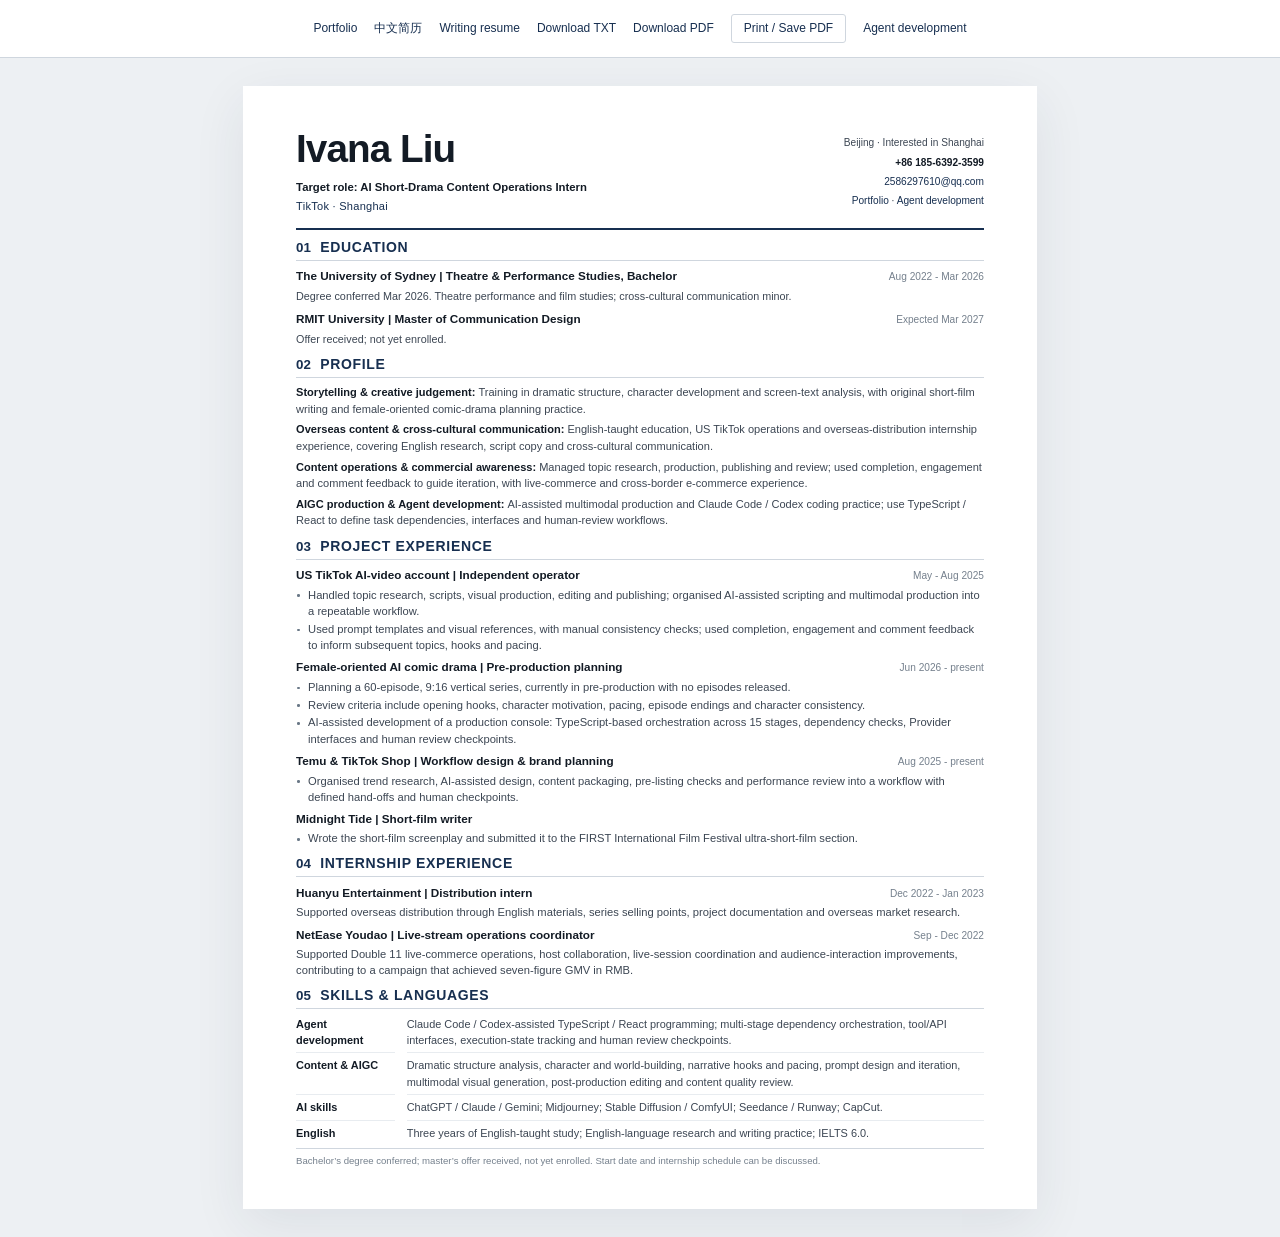
<file: resume/ops-en.html>
<!DOCTYPE html>

<html lang="en"><head><meta charset="utf-8"/><meta content="width=device-width,initial-scale=1" name="viewport"/><title>Ivana Liu | AI Short-Drama Content Operations Intern</title><link href="resume.css?v=20261112-2" rel="stylesheet"/></head><body><nav class="tools"><a href="../index.html?lang=en">Portfolio</a><a href="index.html">中文简历</a><a href="writer-en.html">Writing resume</a><a download="" href="ops-resume-en.txt">Download TXT</a><a download="" href="ops-resume-en.pdf">Download PDF</a><button onclick="window.print()">Print / Save PDF</button><a href="../agent/?lang=en">Agent development</a></nav><article class="page"><header><div class="who"><div class="identity"><h1>Ivana Liu</h1></div><div class="aim">Target role: AI Short-Drama Content Operations Intern<br/><span class="loc">TikTok · Shanghai</span></div></div><div class="hdr-right"><div class="meta">Beijing · Interested in Shanghai<br/><b>+86 185-6392-3599</b><br/><a href="mailto:2586297610@qq.com">2586297610@qq.com</a><br/><span class="meta-links"><a href="https://yingshuoliu2-create.github.io/portfolio-tiktok-2026/?lang=en">Portfolio</a> · <a href="https://yingshuoliu2-create.github.io/portfolio-tiktok-2026/agent/?lang=en">Agent development</a></span></div></div></header><section><h2><span class="ix">01</span><span class="section-name">EDUCATION</span></h2><div class="section-body"><div class="edu-record"><div class="jhead"><div class="jtitle">The University of Sydney | Theatre &amp; Performance Studies, Bachelor</div><div class="jdate">Aug 2022 - Mar 2026</div></div><p class="edu-note">Degree conferred Mar 2026. Theatre performance and film studies; cross-cultural communication minor.</p></div><div class="edu-record"><div class="jhead"><div class="jtitle">RMIT University | Master of Communication Design</div><div class="jdate">Expected Mar 2027</div></div><p class="edu-note">Offer received; not yet enrolled.</p></div></div></section><section><h2><span class="ix">02</span><span class="section-name">PROFILE</span></h2><div class="section-body"><ul class="profile-points"><li><b>Storytelling &amp; creative judgement: </b>Training in dramatic structure, character development and screen-text analysis, with original short-film writing and female-oriented comic-drama planning practice.</li><li><b>Overseas content &amp; cross-cultural communication: </b>English-taught education, US TikTok operations and overseas-distribution internship experience, covering English research, script copy and cross-cultural communication.</li><li><b>Content operations &amp; commercial awareness: </b>Managed topic research, production, publishing and review; used completion, engagement and comment feedback to guide iteration, with live-commerce and cross-border e-commerce experience.</li><li><b>AIGC production &amp; Agent development: </b>AI-assisted multimodal production and Claude Code / Codex coding practice; use TypeScript / React to define task dependencies, interfaces and human-review workflows.</li></ul></div></section><section><h2><span class="ix">03</span><span class="section-name">PROJECT EXPERIENCE</span></h2><div class="section-body"><div class="job"><div class="jhead"><div class="jtitle">US TikTok AI-video account | Independent operator</div><div class="jdate">May - Aug 2025</div></div><ul><li>Handled topic research, scripts, visual production, editing and publishing; organised AI-assisted scripting and multimodal production into a repeatable workflow.</li><li>Used prompt templates and visual references, with manual consistency checks; used completion, engagement and comment feedback to inform subsequent topics, hooks and pacing.</li></ul></div><div class="job lead"><div class="jhead"><div class="jtitle">Female-oriented AI comic drama | Pre-production planning</div><div class="jdate">Jun 2026 - present</div></div><ul><li>Planning a 60-episode, 9:16 vertical series, currently in pre-production with no episodes released.</li><li>Review criteria include opening hooks, character motivation, pacing, episode endings and character consistency.</li><li>AI-assisted development of a production console: TypeScript-based orchestration across 15 stages, dependency checks, Provider interfaces and human review checkpoints.</li></ul></div><div class="job"><div class="jhead"><div class="jtitle">Temu &amp; TikTok Shop | Workflow design &amp; brand planning</div><div class="jdate">Aug 2025 - present</div></div><ul><li>Organised trend research, AI-assisted design, content packaging, pre-listing checks and performance review into a workflow with defined hand-offs and human checkpoints.</li></ul></div><div class="job"><div class="jhead"><div class="jtitle">Midnight Tide | Short-film writer</div><div class="jdate"></div></div><ul><li>Wrote the short-film screenplay and submitted it to the FIRST International Film Festival ultra-short-film section.</li></ul></div></div></section><section><h2><span class="ix">04</span><span class="section-name">INTERNSHIP EXPERIENCE</span></h2><div class="section-body"><div class="job"><div class="jhead"><div class="jtitle">Huanyu Entertainment | Distribution intern</div><div class="jdate">Dec 2022 - Jan 2023</div></div><p>Supported overseas distribution through English materials, series selling points, project documentation and overseas market research.</p></div><div class="job"><div class="jhead"><div class="jtitle">NetEase Youdao | Live-stream operations coordinator</div><div class="jdate">Sep - Dec 2022</div></div><p>Supported Double 11 live-commerce operations, host collaboration, live-session coordination and audience-interaction improvements, contributing to a campaign that achieved seven-figure GMV in RMB.</p></div></div></section><section><h2><span class="ix">05</span><span class="section-name">SKILLS &amp; LANGUAGES</span></h2><div class="section-body"><dl class="sk-text"><dt>Agent development</dt><dd>Claude Code / Codex-assisted TypeScript / React programming; multi-stage dependency orchestration, tool/API interfaces, execution-state tracking and human review checkpoints.</dd><dt>Content &amp; AIGC</dt><dd>Dramatic structure analysis, character and world-building, narrative hooks and pacing, prompt design and iteration, multimodal visual generation, post-production editing and content quality review.</dd><dt>AI skills</dt><dd>ChatGPT / Claude / Gemini; Midjourney; Stable Diffusion / ComfyUI; Seedance / Runway; CapCut.</dd><dt>English</dt><dd>Three years of English-taught study; English-language research and writing practice; IELTS 6.0.</dd></dl></div></section><div class="foot">Bachelor’s degree conferred; master’s offer received, not yet enrolled. Start date and internship schedule can be discussed.</div></article></body></html>
</file>
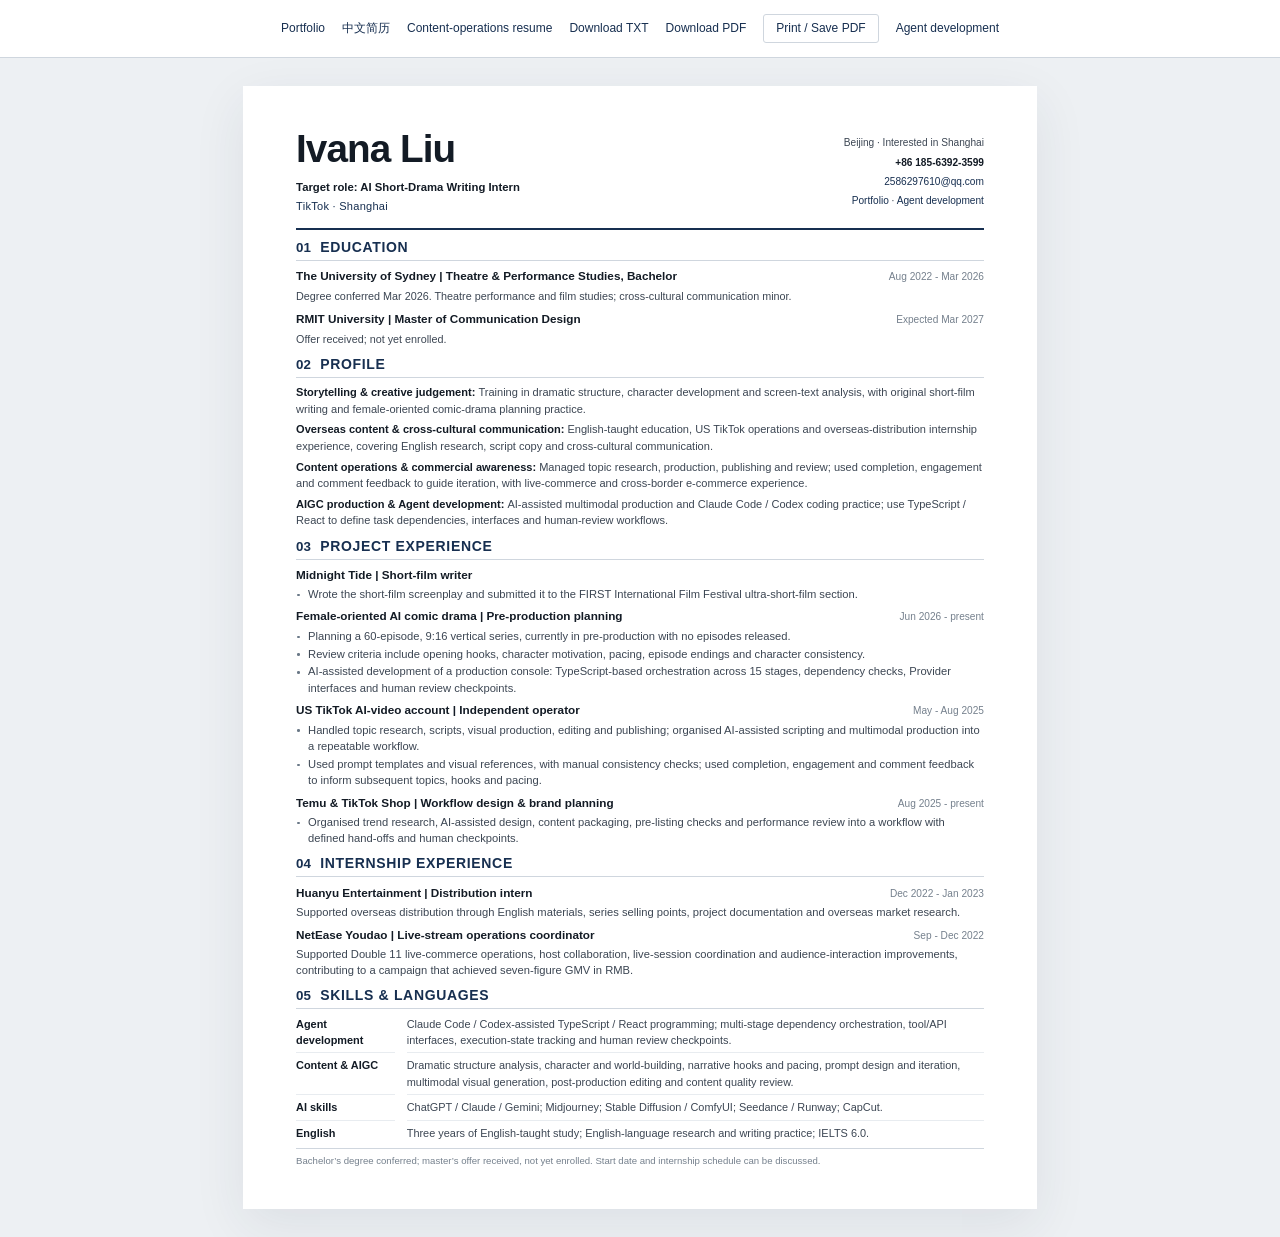
<file: resume/writer-en.html>
<!DOCTYPE html>

<html lang="en"><head><meta charset="utf-8"/><meta content="width=device-width,initial-scale=1" name="viewport"/><title>Ivana Liu | AI Short-Drama Writing Intern</title><link href="resume.css?v=20261112-2" rel="stylesheet"/></head><body><nav class="tools"><a href="../writer/index.html?lang=en">Portfolio</a><a href="writer.html">中文简历</a><a href="ops-en.html">Content-operations resume</a><a download="" href="writer-resume-en.txt">Download TXT</a><a download="" href="writer-resume-en.pdf">Download PDF</a><button onclick="window.print()">Print / Save PDF</button><a href="../agent/?lang=en">Agent development</a></nav><article class="page"><header><div class="who"><div class="identity"><h1>Ivana Liu</h1></div><div class="aim">Target role: AI Short-Drama Writing Intern<br/><span class="loc">TikTok · Shanghai</span></div></div><div class="hdr-right"><div class="meta">Beijing · Interested in Shanghai<br/><b>+86 185-6392-3599</b><br/><a href="mailto:2586297610@qq.com">2586297610@qq.com</a><br/><span class="meta-links"><a href="https://yingshuoliu2-create.github.io/portfolio-tiktok-2026/writer/?lang=en">Portfolio</a> · <a href="https://yingshuoliu2-create.github.io/portfolio-tiktok-2026/agent/?lang=en">Agent development</a></span></div></div></header><section><h2><span class="ix">01</span><span class="section-name">EDUCATION</span></h2><div class="section-body"><div class="edu-record"><div class="jhead"><div class="jtitle">The University of Sydney | Theatre &amp; Performance Studies, Bachelor</div><div class="jdate">Aug 2022 - Mar 2026</div></div><p class="edu-note">Degree conferred Mar 2026. Theatre performance and film studies; cross-cultural communication minor.</p></div><div class="edu-record"><div class="jhead"><div class="jtitle">RMIT University | Master of Communication Design</div><div class="jdate">Expected Mar 2027</div></div><p class="edu-note">Offer received; not yet enrolled.</p></div></div></section><section><h2><span class="ix">02</span><span class="section-name">PROFILE</span></h2><div class="section-body"><ul class="profile-points"><li><b>Storytelling &amp; creative judgement: </b>Training in dramatic structure, character development and screen-text analysis, with original short-film writing and female-oriented comic-drama planning practice.</li><li><b>Overseas content &amp; cross-cultural communication: </b>English-taught education, US TikTok operations and overseas-distribution internship experience, covering English research, script copy and cross-cultural communication.</li><li><b>Content operations &amp; commercial awareness: </b>Managed topic research, production, publishing and review; used completion, engagement and comment feedback to guide iteration, with live-commerce and cross-border e-commerce experience.</li><li><b>AIGC production &amp; Agent development: </b>AI-assisted multimodal production and Claude Code / Codex coding practice; use TypeScript / React to define task dependencies, interfaces and human-review workflows.</li></ul></div></section><section><h2><span class="ix">03</span><span class="section-name">PROJECT EXPERIENCE</span></h2><div class="section-body"><div class="job"><div class="jhead"><div class="jtitle">Midnight Tide | Short-film writer</div><div class="jdate"></div></div><ul><li>Wrote the short-film screenplay and submitted it to the FIRST International Film Festival ultra-short-film section.</li></ul></div><div class="job lead"><div class="jhead"><div class="jtitle">Female-oriented AI comic drama | Pre-production planning</div><div class="jdate">Jun 2026 - present</div></div><ul><li>Planning a 60-episode, 9:16 vertical series, currently in pre-production with no episodes released.</li><li>Review criteria include opening hooks, character motivation, pacing, episode endings and character consistency.</li><li>AI-assisted development of a production console: TypeScript-based orchestration across 15 stages, dependency checks, Provider interfaces and human review checkpoints.</li></ul></div><div class="job"><div class="jhead"><div class="jtitle">US TikTok AI-video account | Independent operator</div><div class="jdate">May - Aug 2025</div></div><ul><li>Handled topic research, scripts, visual production, editing and publishing; organised AI-assisted scripting and multimodal production into a repeatable workflow.</li><li>Used prompt templates and visual references, with manual consistency checks; used completion, engagement and comment feedback to inform subsequent topics, hooks and pacing.</li></ul></div><div class="job"><div class="jhead"><div class="jtitle">Temu &amp; TikTok Shop | Workflow design &amp; brand planning</div><div class="jdate">Aug 2025 - present</div></div><ul><li>Organised trend research, AI-assisted design, content packaging, pre-listing checks and performance review into a workflow with defined hand-offs and human checkpoints.</li></ul></div></div></section><section><h2><span class="ix">04</span><span class="section-name">INTERNSHIP EXPERIENCE</span></h2><div class="section-body"><div class="job"><div class="jhead"><div class="jtitle">Huanyu Entertainment | Distribution intern</div><div class="jdate">Dec 2022 - Jan 2023</div></div><p>Supported overseas distribution through English materials, series selling points, project documentation and overseas market research.</p></div><div class="job"><div class="jhead"><div class="jtitle">NetEase Youdao | Live-stream operations coordinator</div><div class="jdate">Sep - Dec 2022</div></div><p>Supported Double 11 live-commerce operations, host collaboration, live-session coordination and audience-interaction improvements, contributing to a campaign that achieved seven-figure GMV in RMB.</p></div></div></section><section><h2><span class="ix">05</span><span class="section-name">SKILLS &amp; LANGUAGES</span></h2><div class="section-body"><dl class="sk-text"><dt>Agent development</dt><dd>Claude Code / Codex-assisted TypeScript / React programming; multi-stage dependency orchestration, tool/API interfaces, execution-state tracking and human review checkpoints.</dd><dt>Content &amp; AIGC</dt><dd>Dramatic structure analysis, character and world-building, narrative hooks and pacing, prompt design and iteration, multimodal visual generation, post-production editing and content quality review.</dd><dt>AI skills</dt><dd>ChatGPT / Claude / Gemini; Midjourney; Stable Diffusion / ComfyUI; Seedance / Runway; CapCut.</dd><dt>English</dt><dd>Three years of English-taught study; English-language research and writing practice; IELTS 6.0.</dd></dl></div></section><div class="foot">Bachelor’s degree conferred; master’s offer received, not yet enrolled. Start date and internship schedule can be discussed.</div></article></body></html>
</file>
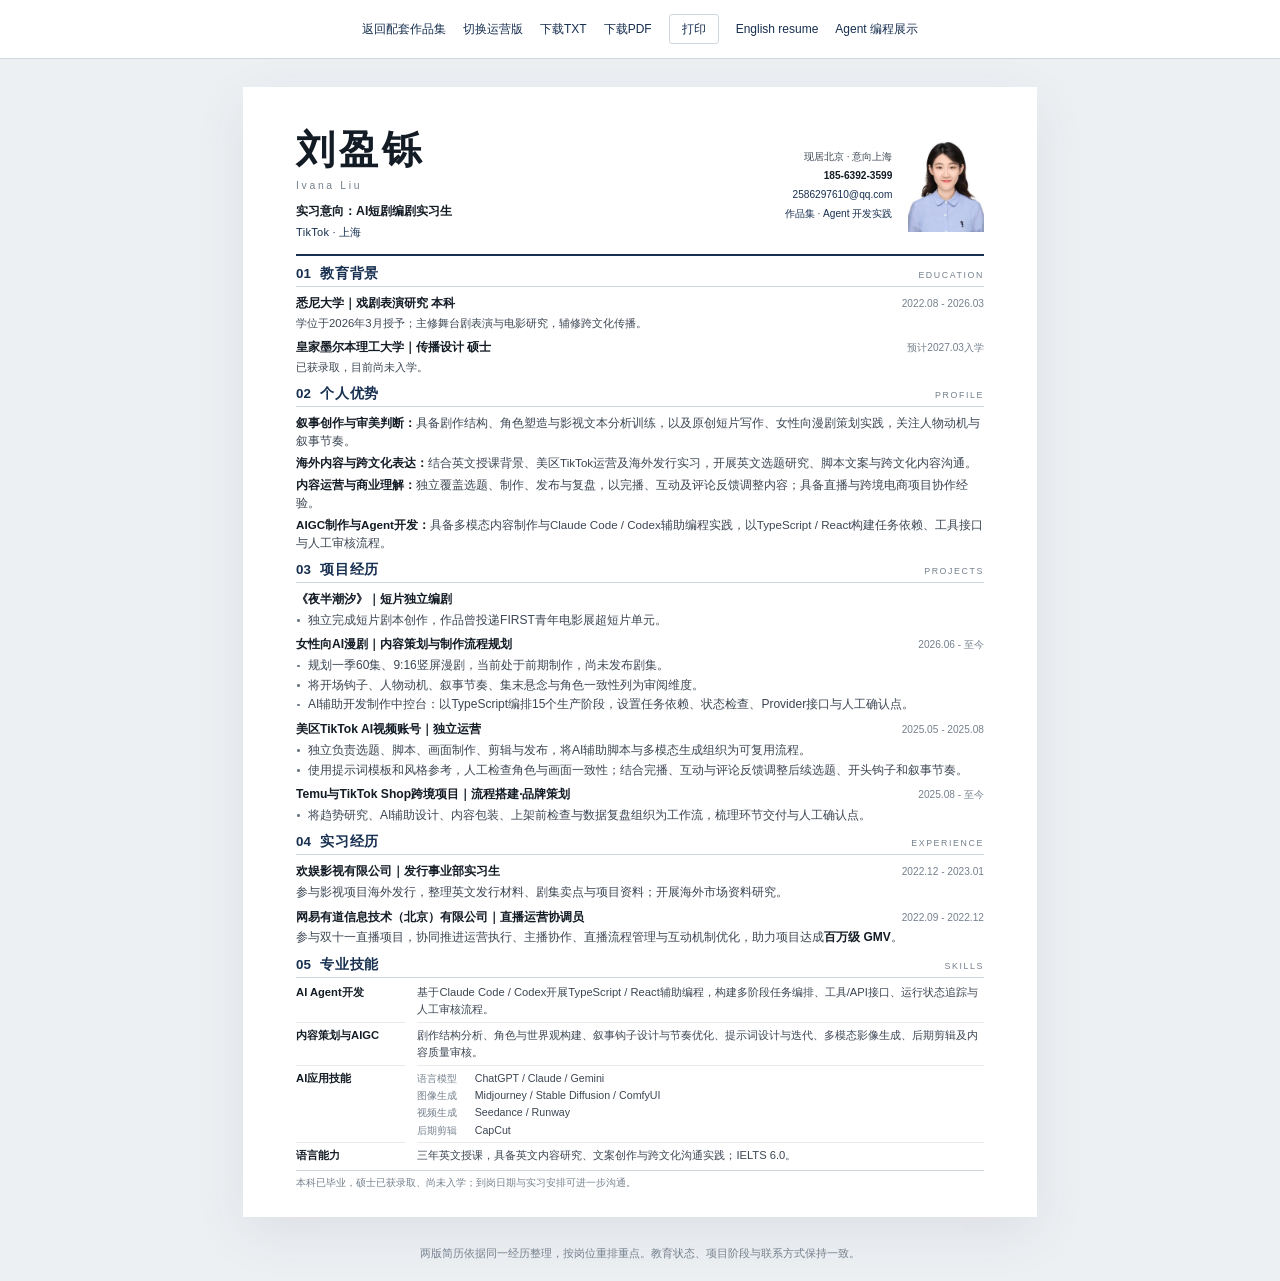
<file: resume/writer.html>
<!DOCTYPE html>

<html lang="zh-CN"><head><meta charset="utf-8"/><meta content="width=device-width,initial-scale=1" name="viewport"/><title>刘盈铄｜AI短剧编剧实习生简历</title><meta content="刘盈铄：戏剧影视训练、AI辅助内容制作与海外内容实践。" name="description"/><link href="resume.css?v=20261112-2" rel="stylesheet"/></head><body><nav class="tools"><a href="../writer/index.html?lang=zh">返回配套作品集</a><a href="index.html">切换运营版</a><a download="" href="writer-resume.txt">下载TXT</a><a download="" href="writer-resume.pdf">下载PDF</a><button onclick="window.print()">打印</button><a href="writer-en.html">English resume</a><a href="../agent/?lang=zh">Agent 编程展示</a></nav><article class="page"><header><div class="who"><div class="identity"><h1>刘盈铄</h1><div class="latin">Ivana Liu</div></div><div class="aim">实习意向：AI短剧编剧实习生<br/><span class="loc">TikTok · 上海</span></div></div><div class="hdr-right"><div class="meta">现居北京 · 意向上海<br/><b>185-6392-3599</b><br/><a href="mailto:2586297610@qq.com">2586297610@qq.com</a><br/><span class="meta-links"><a href="https://yingshuoliu2-create.github.io/portfolio-tiktok-2026/writer/?lang=zh">作品集</a> · <a href="https://yingshuoliu2-create.github.io/portfolio-tiktok-2026/agent/?lang=zh">Agent 开发实践</a></span></div><img alt="刘盈铄" class="photo" height="81" src="../assets/resume-photo.jpg" width="64"/></div></header><section><h2><span class="ix">01</span><span class="section-name">教育背景</span><em>EDUCATION</em></h2><div class="section-body"><div class="edu-record"><div class="jhead"><div class="jtitle">悉尼大学｜戏剧表演研究 本科</div><div class="jdate">2022.08 - 2026.03</div></div><p class="edu-note">学位于2026年3月授予；主修舞台剧表演与电影研究，辅修跨文化传播。</p></div><div class="edu-record"><div class="jhead"><div class="jtitle">皇家墨尔本理工大学｜传播设计 硕士</div><div class="jdate">预计2027.03入学</div></div><p class="edu-note">已获录取，目前尚未入学。</p></div></div></section><section><h2><span class="ix">02</span><span class="section-name">个人优势</span><em>PROFILE</em></h2><div class="section-body"><ul class="profile-points"><li><b>叙事创作与审美判断：</b>具备剧作结构、角色塑造与影视文本分析训练，以及原创短片写作、女性向漫剧策划实践，关注人物动机与叙事节奏。</li><li><b>海外内容与跨文化表达：</b>结合英文授课背景、美区TikTok运营及海外发行实习，开展英文选题研究、脚本文案与跨文化内容沟通。</li><li><b>内容运营与商业理解：</b>独立覆盖选题、制作、发布与复盘，以完播、互动及评论反馈调整内容；具备直播与跨境电商项目协作经验。</li><li><b>AIGC制作与Agent开发：</b>具备多模态内容制作与Claude Code / Codex辅助编程实践，以TypeScript / React构建任务依赖、工具接口与人工审核流程。</li></ul></div></section><section><h2><span class="ix">03</span><span class="section-name">项目经历</span><em>PROJECTS</em></h2><div class="section-body"><div class="job"><div class="jhead"><div class="jtitle">《夜半潮汐》｜短片独立编剧</div></div><ul><li>独立完成短片剧本创作，作品曾投递FIRST青年电影展超短片单元。</li></ul></div><div class="job lead"><div class="jhead"><div class="jtitle">女性向AI漫剧｜内容策划与制作流程规划</div><div class="jdate">2026.06 - 至今</div></div><ul><li>规划一季60集、9:16竖屏漫剧，当前处于前期制作，尚未发布剧集。</li><li>将开场钩子、人物动机、叙事节奏、集末悬念与角色一致性列为审阅维度。</li><li>AI辅助开发制作中控台：以TypeScript编排15个生产阶段，设置任务依赖、状态检查、Provider接口与人工确认点。</li></ul></div><div class="job"><div class="jhead"><div class="jtitle">美区TikTok AI视频账号｜独立运营</div><div class="jdate">2025.05 - 2025.08</div></div><ul><li>独立负责选题、脚本、画面制作、剪辑与发布，将AI辅助脚本与多模态生成组织为可复用流程。</li><li>使用提示词模板和风格参考，人工检查角色与画面一致性；结合完播、互动与评论反馈调整后续选题、开头钩子和叙事节奏。</li></ul></div><div class="job"><div class="jhead"><div class="jtitle">Temu与TikTok Shop跨境项目｜流程搭建·品牌策划</div><div class="jdate">2025.08 - 至今</div></div><ul><li>将趋势研究、AI辅助设计、内容包装、上架前检查与数据复盘组织为工作流，梳理环节交付与人工确认点。</li></ul></div></div></section><section><h2><span class="ix">04</span><span class="section-name">实习经历</span><em>EXPERIENCE</em></h2><div class="section-body"><div class="job"><div class="jhead"><div class="jtitle">欢娱影视有限公司｜发行事业部实习生</div><div class="jdate">2022.12 - 2023.01</div></div><p>参与影视项目海外发行，整理英文发行材料、剧集卖点与项目资料；开展海外市场资料研究。</p></div><div class="job"><div class="jhead"><div class="jtitle">网易有道信息技术（北京）有限公司｜直播运营协调员</div><div class="jdate">2022.09 - 2022.12</div></div><p>参与双十一直播项目，协同推进运营执行、主播协作、直播流程管理与互动机制优化，助力项目达成<b>百万级 GMV</b>。</p></div></div></section><section><h2><span class="ix">05</span><span class="section-name">专业技能</span><em>SKILLS</em></h2><div class="section-body"><dl class="sk-text"><dt>AI Agent开发</dt><dd>基于Claude Code / Codex开展TypeScript / React辅助编程，构建多阶段任务编排、工具/API接口、运行状态追踪与人工审核流程。</dd><dt>内容策划与AIGC</dt><dd>剧作结构分析、角色与世界观构建、叙事钩子设计与节奏优化、提示词设计与迭代、多模态影像生成、后期剪辑及内容质量审核。</dd><dt>AI应用技能</dt><dd class="skill-tools"><span><small>语言模型</small><span>ChatGPT / Claude / Gemini</span></span><span><small>图像生成</small><span>Midjourney / Stable Diffusion / ComfyUI</span></span><span><small>视频生成</small><span>Seedance / Runway</span></span><span><small>后期剪辑</small><span>CapCut</span></span></dd><dt>语言能力</dt><dd>三年英文授课，具备英文内容研究、文案创作与跨文化沟通实践；IELTS 6.0。</dd></dl></div></section><div class="foot">本科已毕业，硕士已获录取、尚未入学；到岗日期与实习安排可进一步沟通。</div></article><p class="preview-note">两版简历依据同一经历整理，按岗位重排重点。教育状态、项目阶段与联系方式保持一致。</p></body></html>
</file>
<file: resume/resume.css>
/* Business resume: one reading column, restrained navy, print-safe A4. */
@page{size:A4;margin:0}
*{box-sizing:border-box;margin:0;padding:0}
:root{--ink:#131b25;--sub:#3c4653;--mute:#75808d;--accent:#172f50;--line:#cfd6de;--soft:#e8ecf0;--paper:#fff}
html,body{-webkit-print-color-adjust:exact;print-color-adjust:exact}
body{font-family:Arial,'PingFang SC','Microsoft YaHei',sans-serif;color:var(--ink);font-size:9pt;line-height:1.5;font-variant-numeric:tabular-nums;background:#edf0f3}
a{color:var(--accent);text-decoration:none}a:hover{text-decoration:underline}a:focus-visible,button:focus-visible{outline:2px solid var(--accent);outline-offset:4px}
.tools{display:flex;justify-content:center;align-items:center;flex-wrap:wrap;gap:17px;padding:14px 20px;border-bottom:1px solid var(--line);background:white;font-size:12px}
.tools button{font:inherit;color:var(--accent);background:white;border:1px solid var(--line);border-radius:3px;padding:5px 12px;cursor:pointer}
.page{width:210mm;min-height:297mm;margin:28px auto;padding:11mm 14mm 7mm;background:var(--paper);box-shadow:0 16px 50px #20334815}
header{display:flex;align-items:center;justify-content:space-between;gap:20pt;padding-bottom:9pt;border-bottom:1.7pt solid var(--accent)}
.who{flex:1;min-width:0}.who h1{font-size:29pt;font-weight:600;line-height:1.1;letter-spacing:3pt;color:var(--ink)}
.who .latin{font-size:7.8pt;letter-spacing:2pt;margin-top:5pt;color:var(--mute)}
.who .aim{margin-top:6pt;font-size:9.2pt;line-height:1.65;font-weight:600}.who .loc{font-size:8.3pt;font-weight:400;color:var(--accent);letter-spacing:.2pt}
.hdr-right{display:flex;align-items:center;gap:12pt;flex:none;max-width:48%}.meta{font-size:7.6pt;line-height:1.9;color:var(--sub);text-align:right}.meta b{font-weight:600;color:var(--ink)}.meta-links{white-space:nowrap}.photo{width:20mm;height:25mm;object-fit:cover;object-position:center;flex:none;border:0;border-radius:0}
section{margin-top:7pt}.section-body{min-width:0}
h2{display:flex;align-items:baseline;gap:7pt;padding-bottom:3pt;margin-bottom:5pt;border-bottom:.55pt solid var(--line);color:var(--accent);font-size:10.5pt;line-height:1.2;font-weight:600;letter-spacing:.5pt}
h2 .ix{font-size:10pt;font-weight:600;letter-spacing:0;flex:none}h2 .section-name{display:inline}h2 em{margin-left:auto;font-style:normal;font-weight:400;font-size:6.6pt;letter-spacing:1.2pt;color:var(--mute)}
.jhead{display:flex;justify-content:space-between;align-items:baseline;gap:10pt;margin-bottom:2pt}.jtitle{flex:1;min-width:0;font-size:9.1pt;font-weight:600;color:var(--ink)}.jtitle i{font-style:normal;color:var(--mute)}.jtitle span{color:var(--accent)}.jdate{flex:none;font-size:7.6pt;color:var(--mute);white-space:nowrap}
.edu-record{margin-bottom:5pt}.edu-record:last-child{margin-bottom:0}.edu-note{font-size:8.5pt;line-height:1.5;color:var(--sub);margin-top:1pt}
.job{margin-bottom:5pt}.job:last-child{margin-bottom:0}section p{color:var(--sub);text-wrap:pretty}section p+p{margin-top:3pt}b,.k{font-weight:600;color:var(--ink)}
ul{list-style:none}li{position:relative;padding-left:9pt;color:var(--sub);margin-bottom:1.2pt}li:last-child{margin-bottom:0}li::before{content:'';position:absolute;width:2pt;height:2pt;left:1pt;top:.7em;border-radius:50%;background:#6a7887}
.profile-points{display:block}.profile-points li{padding:0;font-size:8.7pt;line-height:1.55;margin-bottom:3pt}.profile-points li:last-child{margin-bottom:0}.profile-points li::before{display:none}.profile-points b{display:inline;color:var(--ink)}
.sk-text{display:grid;grid-template-columns:82pt minmax(0,1fr);column-gap:9pt;row-gap:3pt;font-size:8.4pt;line-height:1.5}
.sk-text dt,.sk-text dd{padding-bottom:3pt;border-bottom:.4pt solid var(--soft)}.sk-text dt{font-weight:600;color:var(--ink)}.sk-text dd{margin:0;color:var(--sub)}.sk-text dt:last-of-type,.sk-text dd:last-of-type{padding-bottom:0;border-bottom:0}
.skill-tools{display:grid;grid-template-columns:1fr;gap:1pt}.skill-tools>span{display:grid;grid-template-columns:38pt 1fr;gap:5pt;align-items:baseline}.skill-tools small{font-size:7.5pt;color:var(--mute);white-space:nowrap}.skill-tools>span>span{font-size:8pt;line-height:1.5}
.foot{margin-top:5pt;padding-top:4pt;border-top:.55pt solid var(--line);color:var(--mute);font-size:7.2pt;line-height:1.45}
.preview-note{max-width:794px;margin:0 auto;padding:0 20px 20px;text-align:center;color:var(--mute);font-size:11px}
html[lang=en] body{font-size:8.4pt;line-height:1.45}html[lang=en] .who h1{letter-spacing:-.7pt;font-size:29pt}html[lang=en] .who .aim{font-size:8.5pt}html[lang=en] .jtitle{font-size:8.8pt}html[lang=en] .edu-note{font-size:8.1pt}html[lang=en] .profile-points li{font-size:8.3pt;line-height:1.5}html[lang=en] .sk-text{font-size:8.2pt;grid-template-columns:74pt 1fr}html[lang=en] section{margin-top:6.5pt}html[lang=en] .job{margin-bottom:4pt}
@media(max-width:650px){
 body{font-size:13px;line-height:1.7}.page{width:100%;min-height:0;margin:0;padding:28px 23px;box-shadow:none}.tools{gap:10px;font-size:11px;padding:12px 15px}
 header{align-items:flex-start;flex-wrap:wrap;gap:18px;padding-bottom:20px}.who h1{font-size:33px;letter-spacing:3px}.who .latin{font-size:10px}.who .aim{font-size:12px;margin-top:12px}.who .loc{font-size:11px}
 .hdr-right{width:100%;max-width:none;justify-content:space-between}.meta{text-align:left;font-size:11px;line-height:1.8}.photo{width:64px;height:80px}
 section{margin-top:22px}h2{font-size:15px;gap:8px;padding-bottom:8px;margin-bottom:11px}h2 .ix{font-size:12px}h2 em{font-size:8px;letter-spacing:1px}
 .jhead{display:block;margin-bottom:4px}.jtitle{font-size:13px}.jdate{font-size:10px;margin-top:2px}.edu-note{font-size:12px}.edu-record{margin-bottom:12px}.job{margin-bottom:15px}li{padding-left:11px;margin-bottom:4px}
 .profile-points li{font-size:12px;line-height:1.7;margin-bottom:10px}.profile-points b{display:block;margin-bottom:2px}
 .sk-text{display:block;font-size:12px}.sk-text dt{margin-top:12px;padding:0;border:0}.sk-text dd{margin-top:3px;padding-bottom:10px}.skill-tools{gap:5px}.skill-tools>span{grid-template-columns:60px 1fr;gap:8px}.skill-tools small{font-size:10px}.skill-tools>span>span{font-size:12px}
 .foot{margin-top:22px;padding-top:12px;font-size:10px}.preview-note{font-size:10px;padding-top:18px}
 html[lang=en] body{font-size:12px;line-height:1.6}html[lang=en] .who h1{font-size:33px}html[lang=en] .who .aim,html[lang=en] .jtitle,html[lang=en] .profile-points li,html[lang=en] .sk-text{font-size:12px}html[lang=en] .edu-note{font-size:11px}html[lang=en] section{margin-top:22px}html[lang=en] .job{margin-bottom:15px}
}
@media print{body{background:white}.tools,.preview-note{display:none}.page{margin:0;box-shadow:none;min-height:0;width:210mm}h2{break-after:avoid}.job,.edu-record,.profile-points,.foot{break-inside:avoid}.meta a{color:inherit}}
</file>
